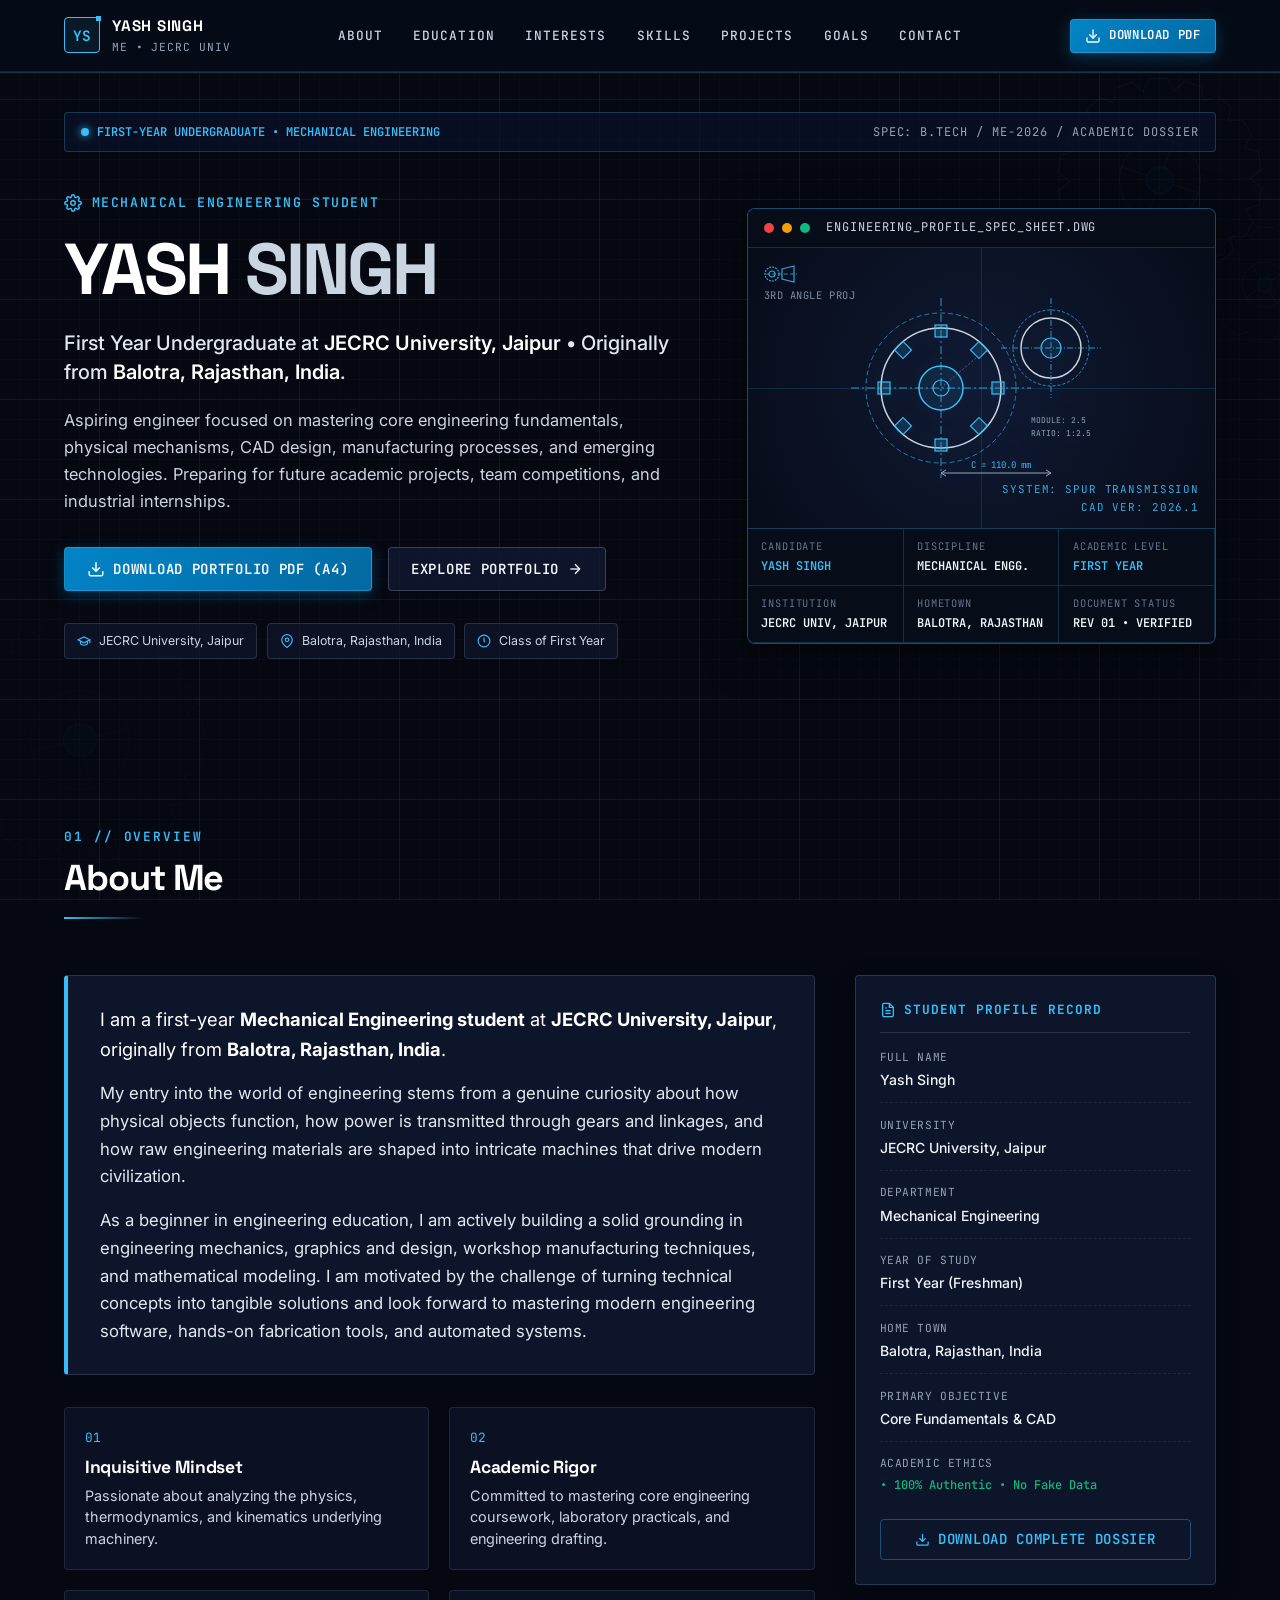
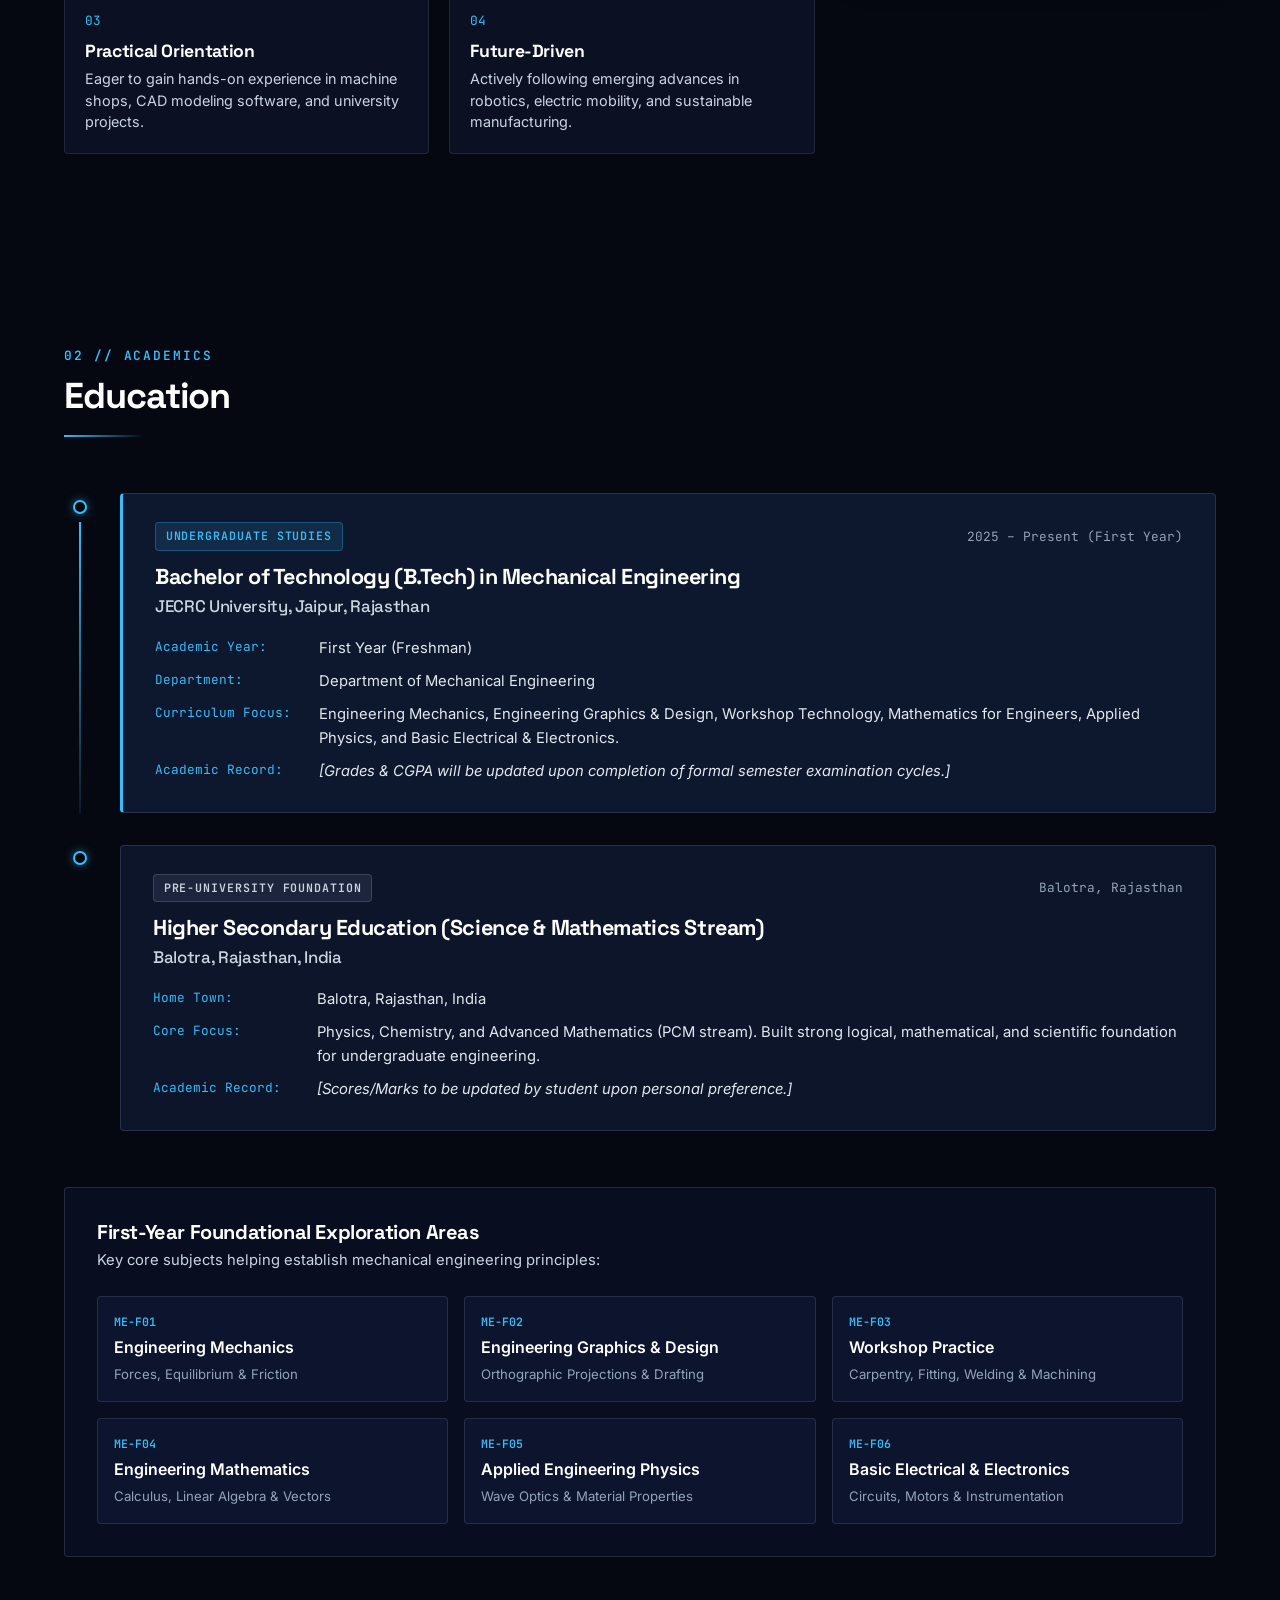
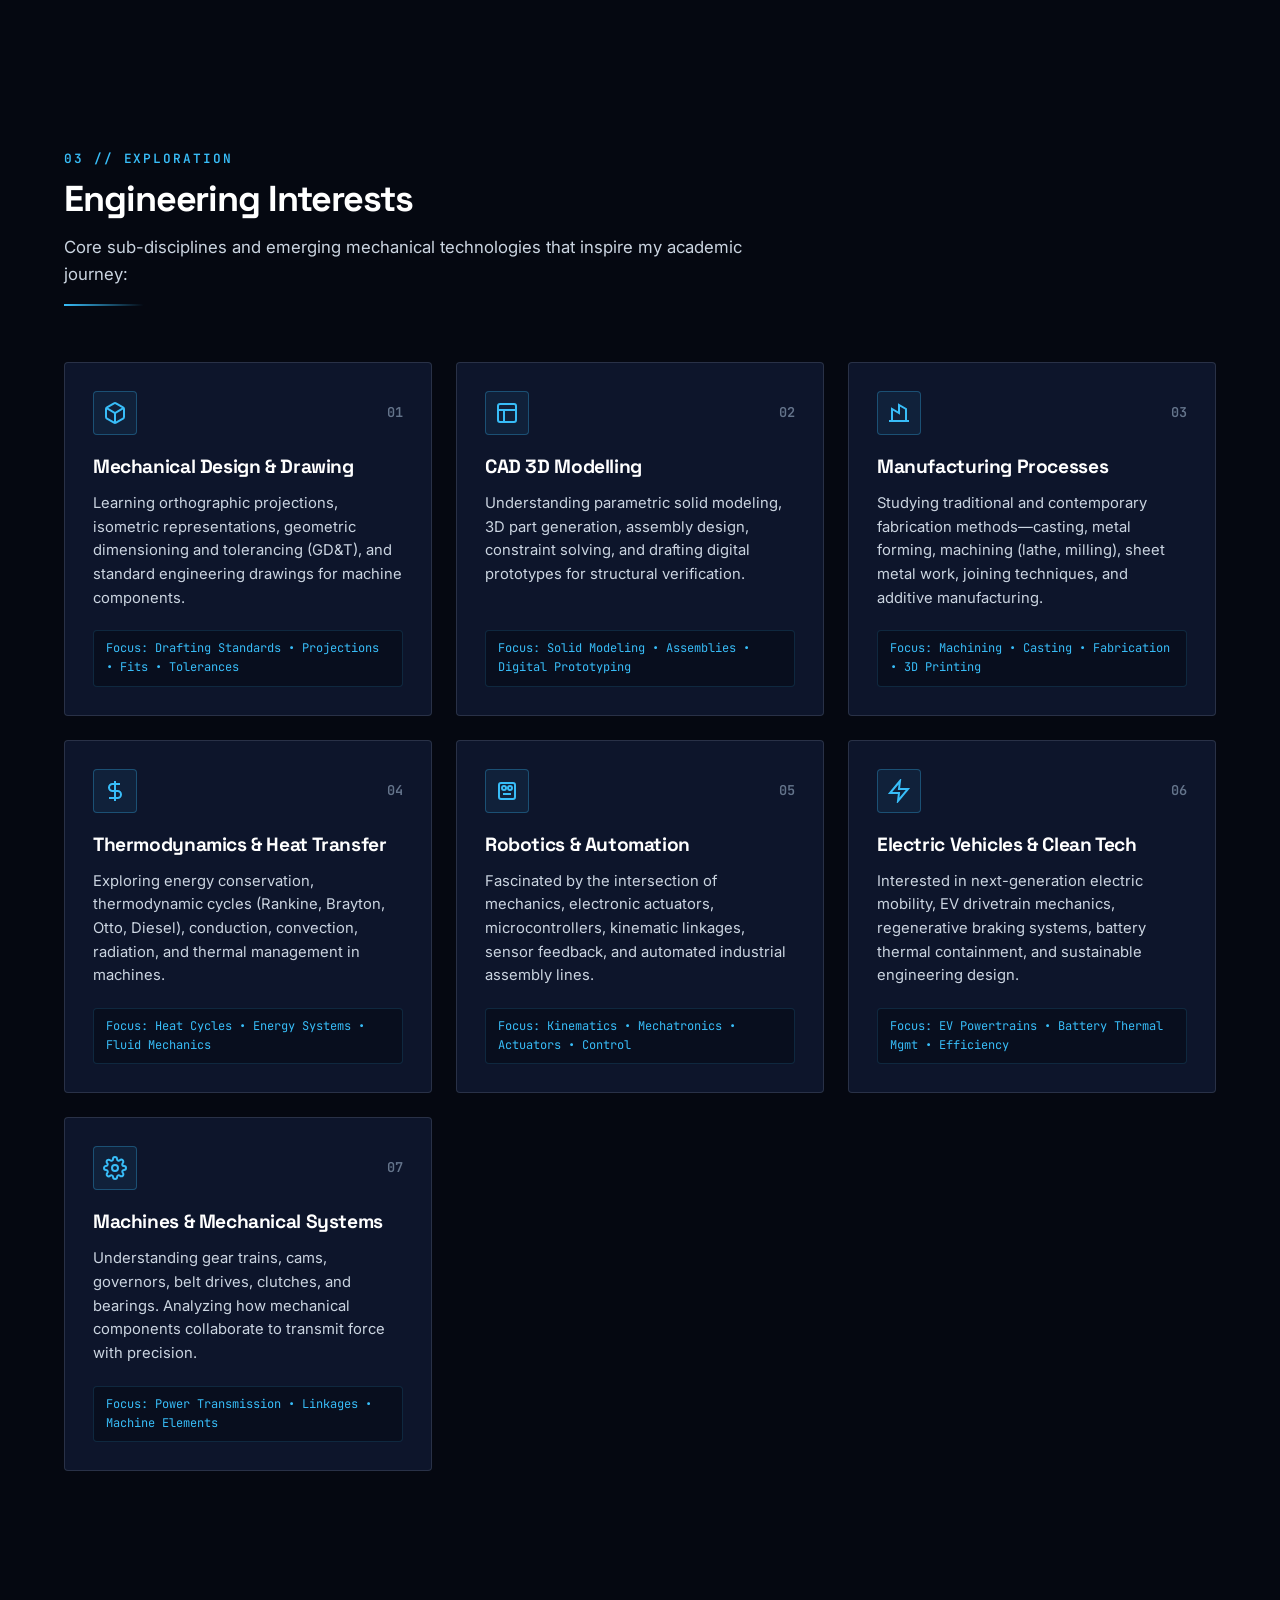
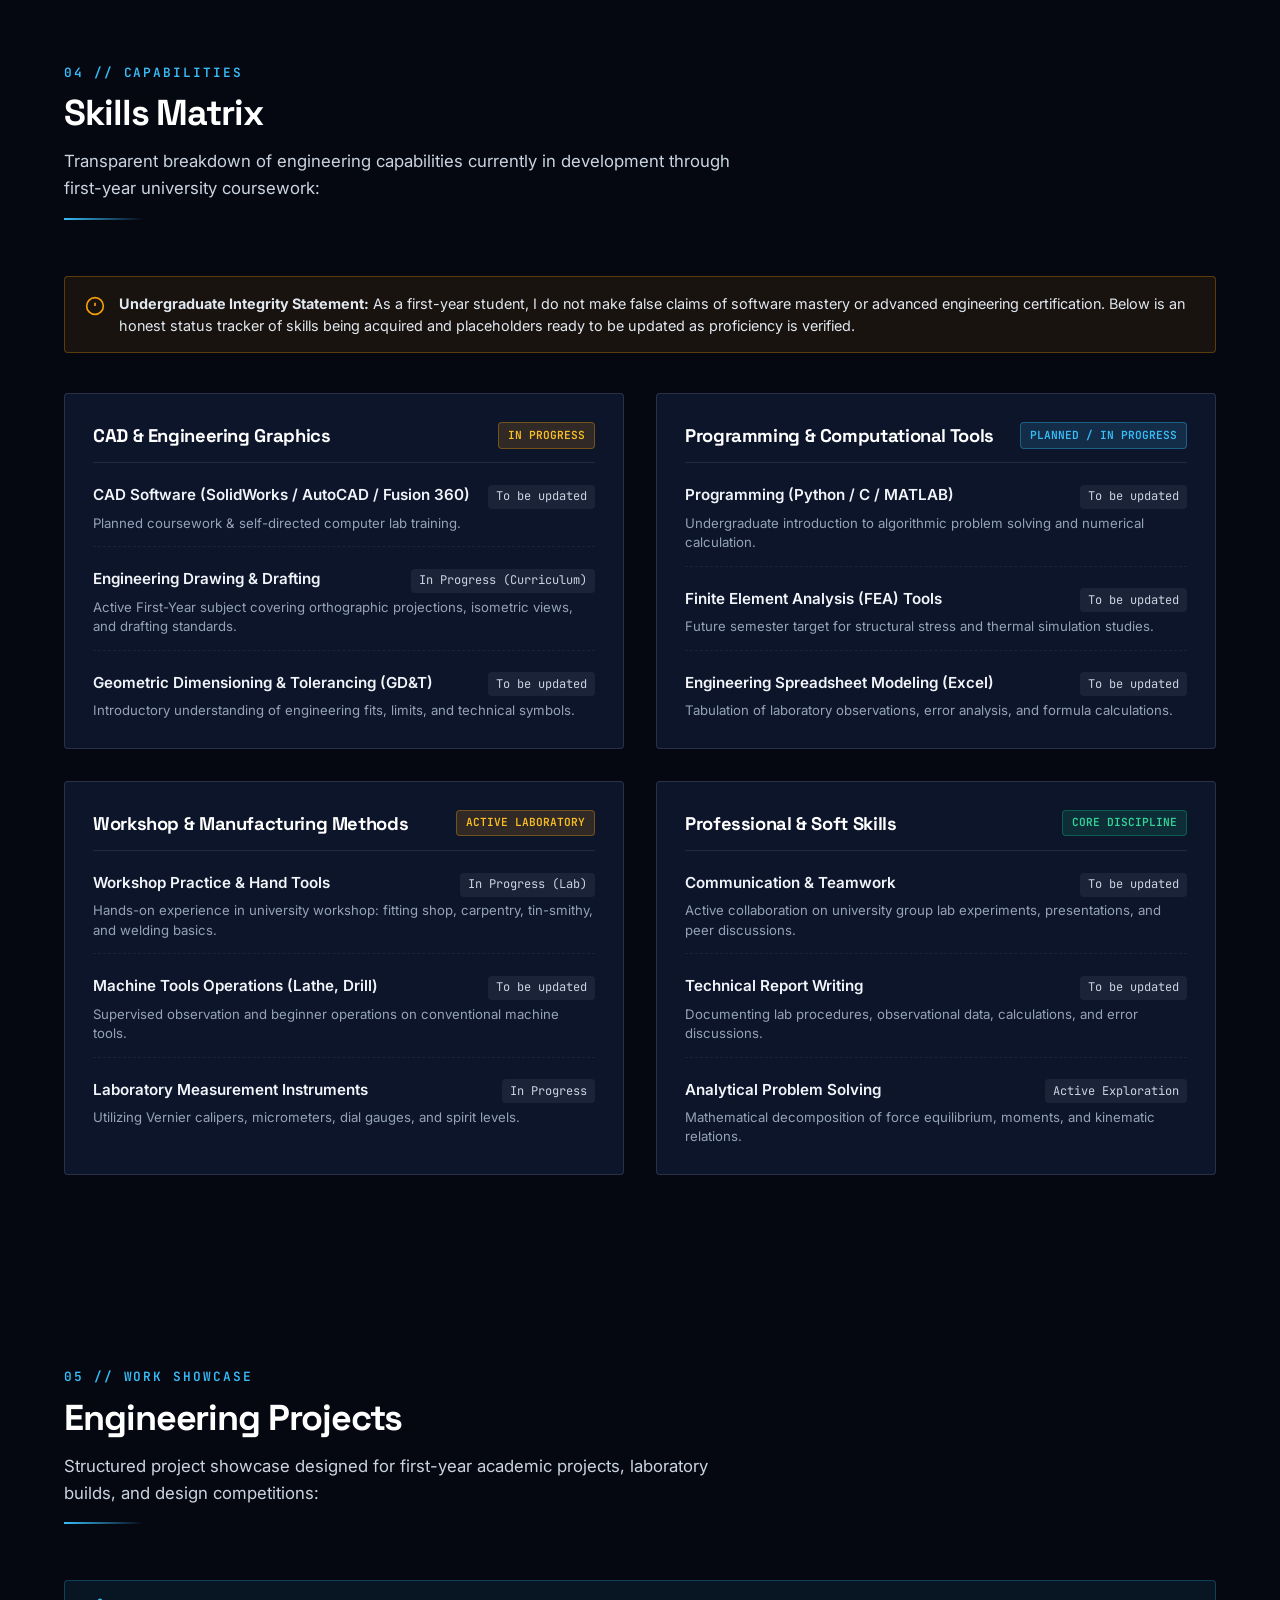
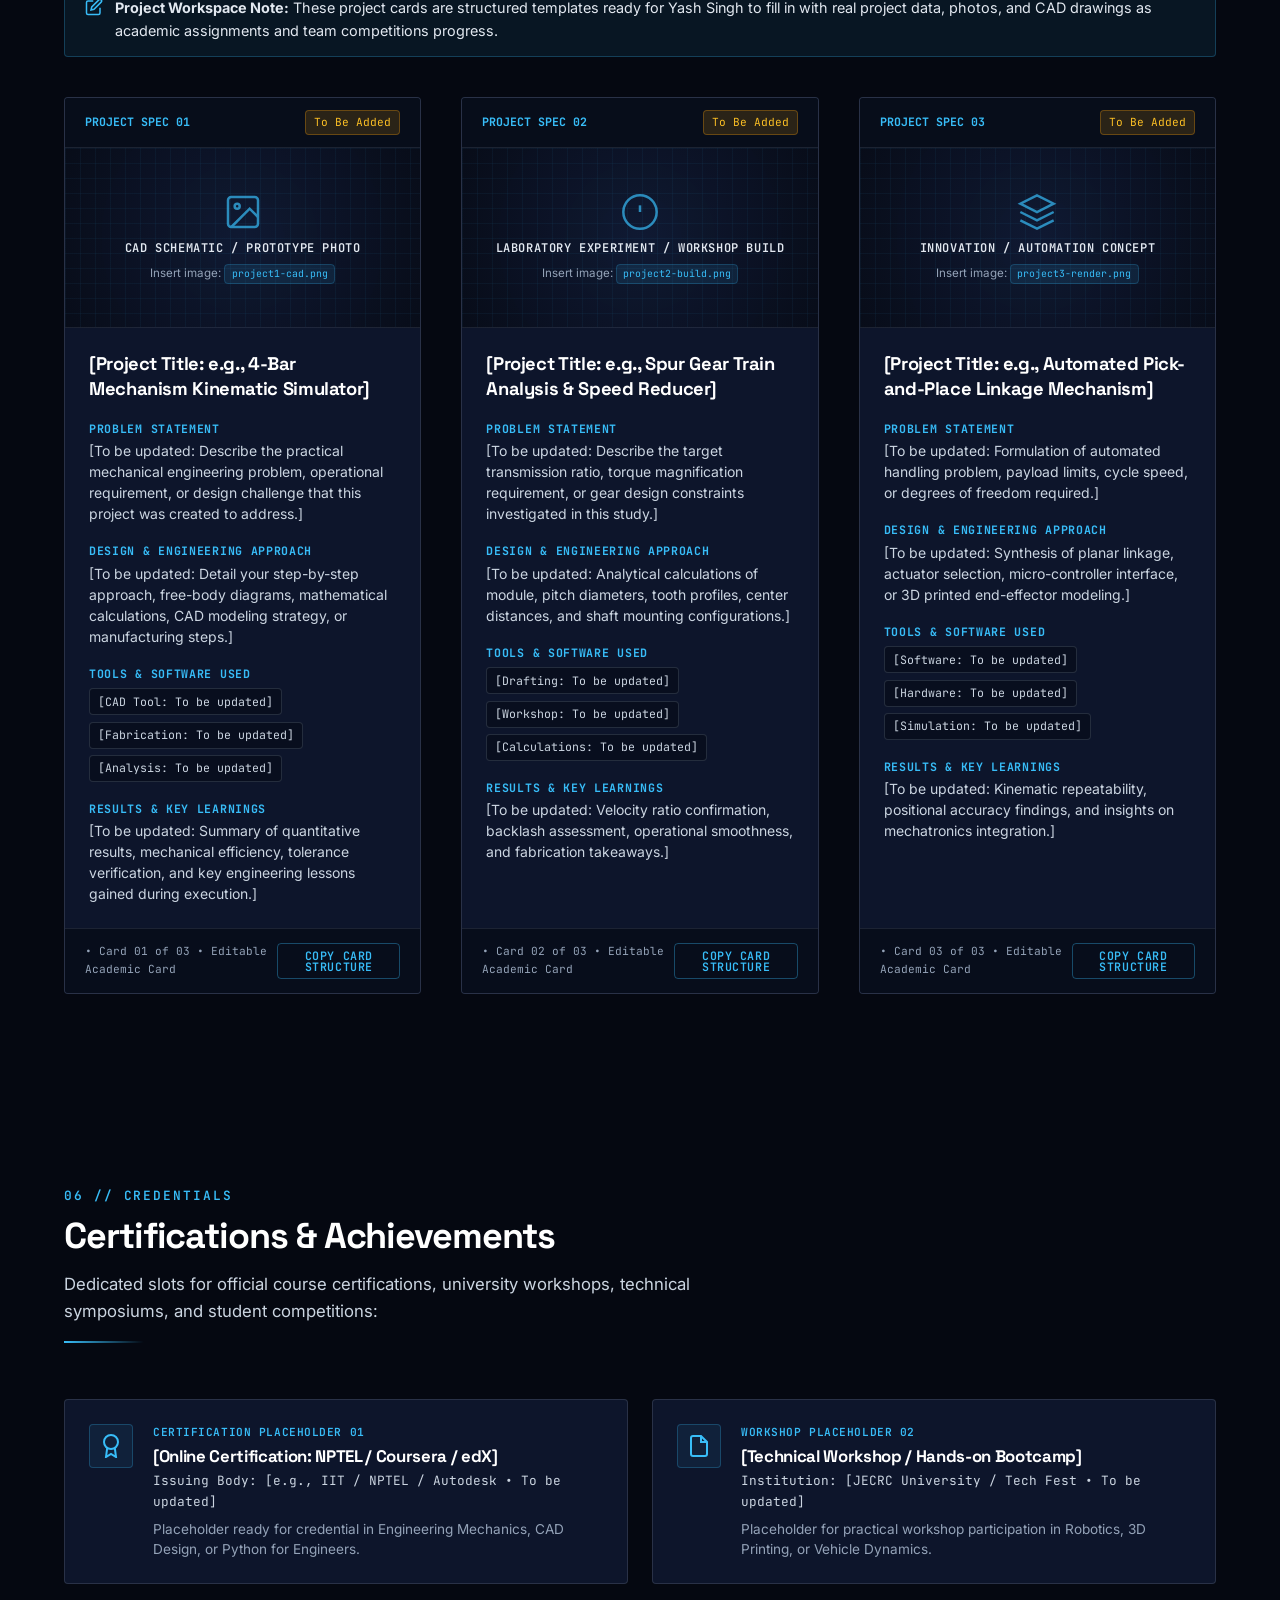
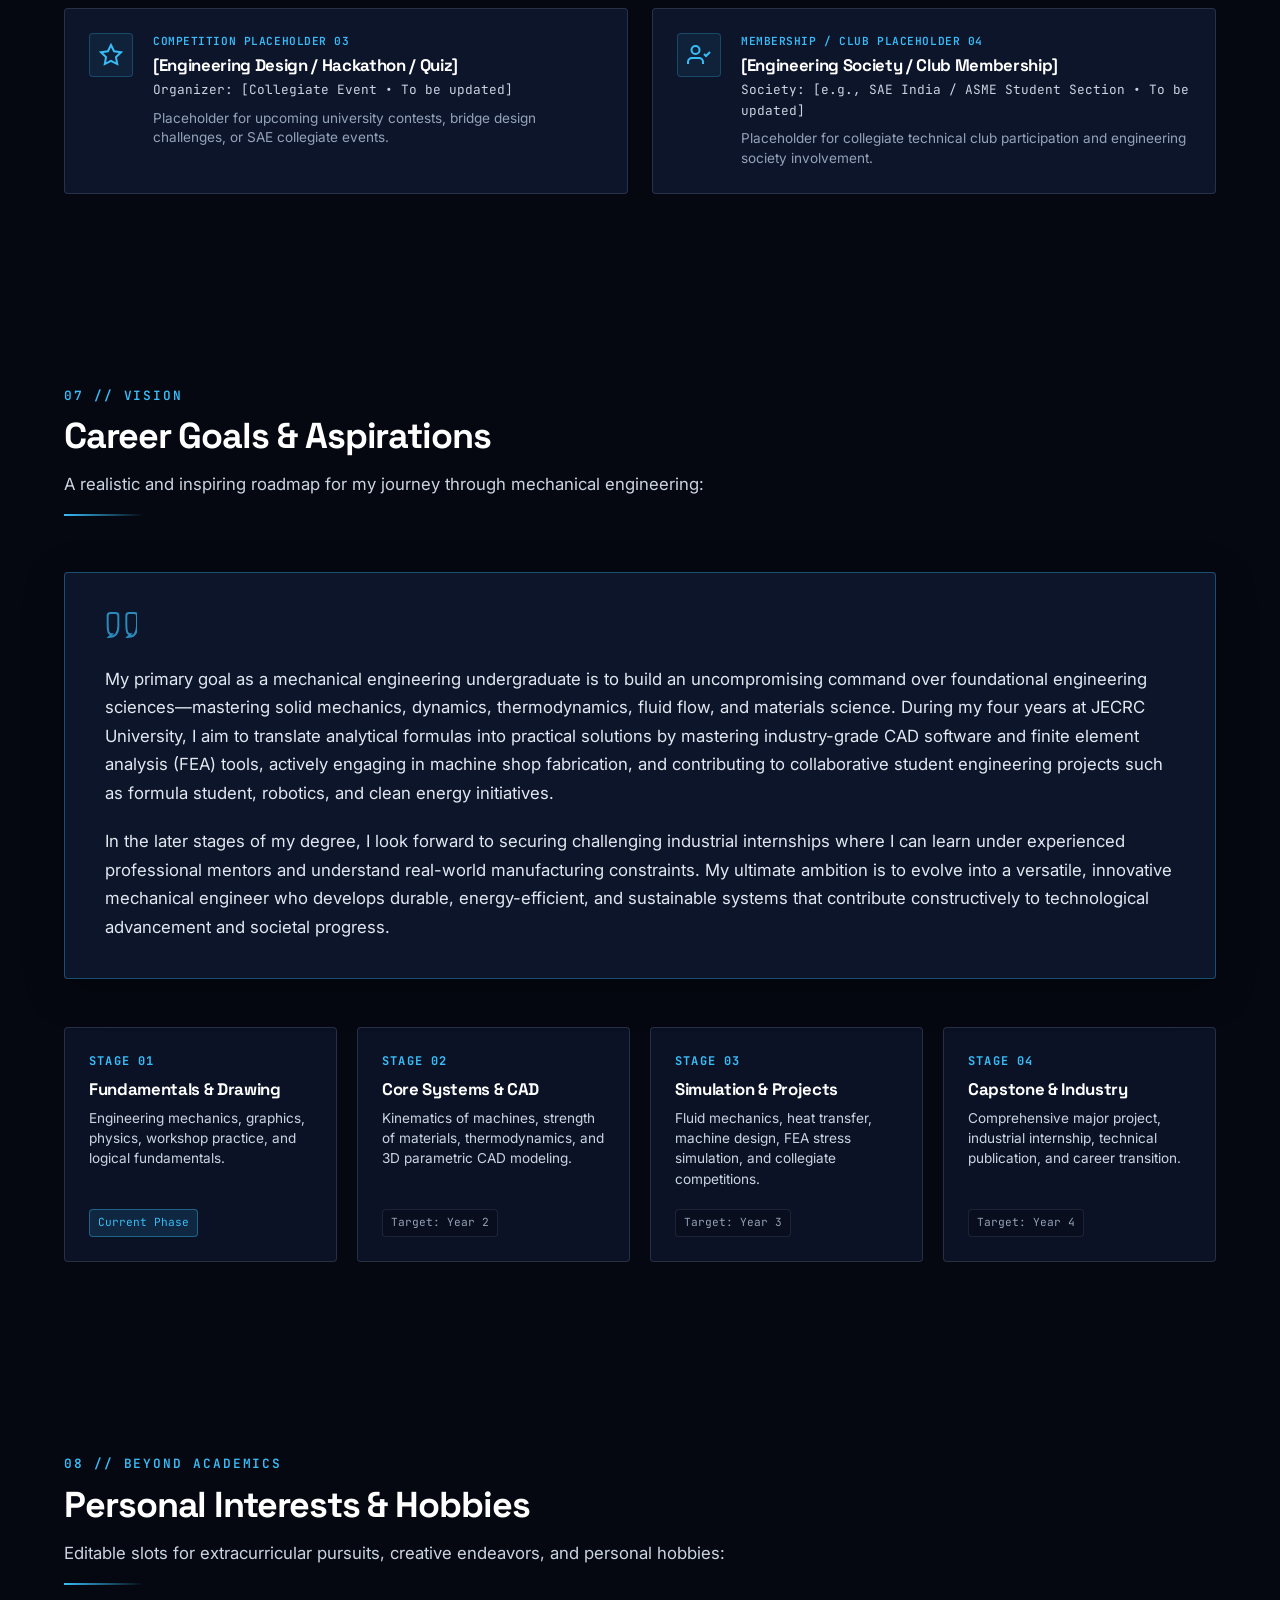
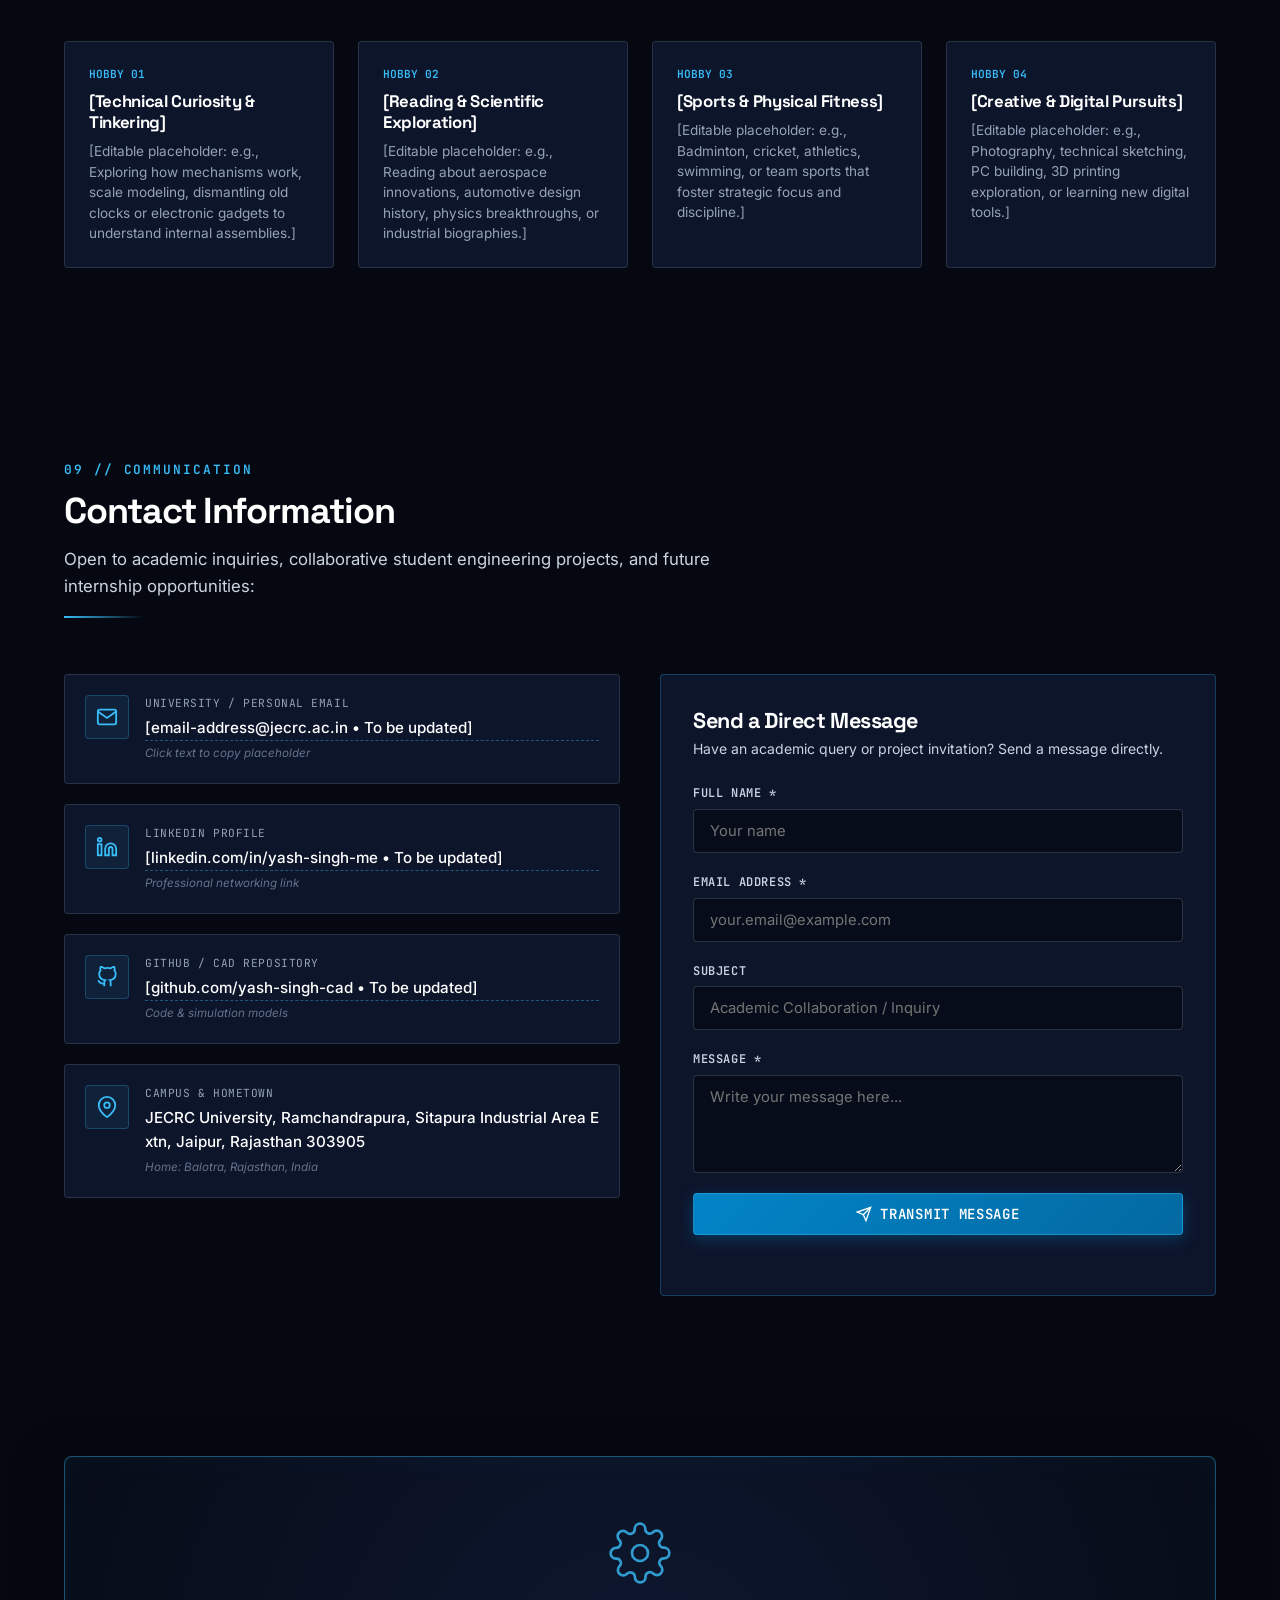
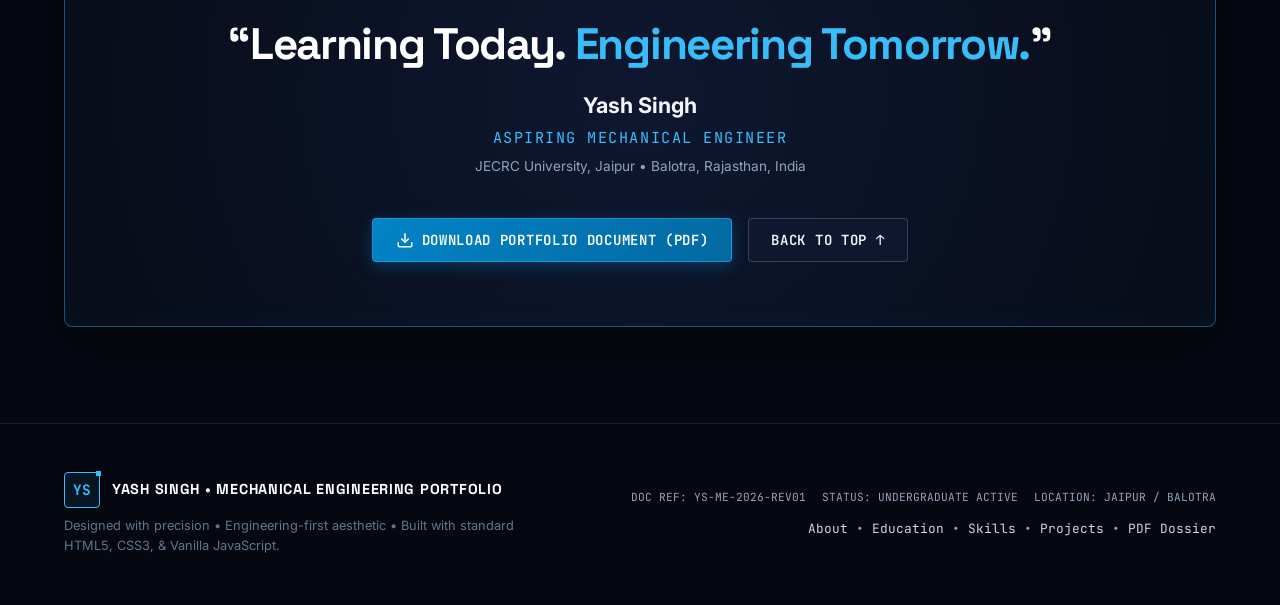
<file: index.html>
<!DOCTYPE html>
<html lang="en">
<head>
  <meta charset="UTF-8" />
  <meta name="viewport" content="width=device-width, initial-scale=1.0" />
  <meta http-equiv="X-UA-Compatible" content="ie=edge" />

  <!-- Primary Meta Tags -->
  <title>Yash Singh | First-Year Mechanical Engineering Portfolio</title>
  <meta name="title" content="Yash Singh | First-Year Mechanical Engineering Portfolio" />
  <meta name="description" content="Official academic and technical portfolio of Yash Singh, First-Year Mechanical Engineering Undergraduate at JECRC University, Jaipur. Originating from Balotra, Rajasthan." />
  <meta name="keywords" content="Yash Singh, Mechanical Engineering, JECRC University, Balotra, Engineering Portfolio, CAD, Robotics, Manufacturing, Engineering Student" />
  <meta name="author" content="Yash Singh" />

  <!-- Open Graph / Social Media -->
  <meta property="og:type" content="website" />
  <meta property="og:title" content="Yash Singh | First-Year Mechanical Engineering Portfolio" />
  <meta property="og:description" content="Academic portfolio documenting mechanical engineering foundations, CAD interests, and engineering projects at JECRC University, Jaipur." />

  <!-- Google Fonts & Icons -->
  <link rel="preconnect" href="https://fonts.googleapis.com" />
  <link rel="preconnect" href="https://fonts.gstatic.com" crossorigin />
  <link href="https://fonts.googleapis.com/css2?family=Inter:wght@300;400;500;600;700&family=JetBrains+Mono:wght@400;500;600;700&family=Space+Grotesk:wght@400;500;600;700&display=swap" rel="stylesheet" />

  <!-- Stylesheet -->
  <link rel="stylesheet" href="style.css" />
</head>
<body class="blueprint-bg">

  <!-- ==========================================
       BACKGROUND GRID & CANVAS
       ========================================== -->
  <div class="technical-grid-overlay" aria-hidden="true"></div>
  <canvas id="mechanical-canvas" aria-hidden="true"></canvas>

  <!-- ==========================================
       NAVIGATION BAR
       ========================================== -->
  <header class="site-header" id="header">
    <div class="nav-container">
      <a href="#hero" class="brand-logo" aria-label="Yash Singh Home">
        <span class="logo-box">YS</span>
        <div class="brand-text">
          <span class="brand-name">YASH SINGH</span>
          <span class="brand-sub">ME &bull; JECRC UNIV</span>
        </div>
      </a>

      <!-- Desktop Navigation Menu -->
      <nav class="desktop-nav" aria-label="Main Navigation">
        <ul class="nav-list">
          <li><a href="#about" class="nav-link">About</a></li>
          <li><a href="#education" class="nav-link">Education</a></li>
          <li><a href="#interests" class="nav-link">Interests</a></li>
          <li><a href="#skills" class="nav-link">Skills</a></li>
          <li><a href="#projects" class="nav-link">Projects</a></li>
          <li><a href="#goals" class="nav-link">Goals</a></li>
          <li><a href="#contact" class="nav-link">Contact</a></li>
        </ul>
      </nav>

      <!-- Nav CTA & Controls -->
      <div class="nav-actions">
        <!-- PDF Download Button -->
        <a href="Yash_Singh_Mechanical_Engineering_Portfolio.pdf" download="Yash_Singh_Mechanical_Engineering_Portfolio.pdf" class="btn btn-sm btn-primary download-pdf-btn" id="nav-download-btn" title="Download Official A4 Portfolio PDF">
          <svg class="icon-svg" width="16" height="16" viewBox="0 0 24 24" fill="none" stroke="currentColor" stroke-width="2" stroke-linecap="round" stroke-linejoin="round" aria-hidden="true">
            <path d="M21 15v4a2 2 0 0 1-2 2H5a2 2 0 0 1-2-2v-4"></path>
            <polyline points="7 10 12 15 17 10"></polyline>
            <line x1="12" y1="15" x2="12" y2="3"></line>
          </svg>
          <span>Download PDF</span>
        </a>

        <!-- Mobile Menu Toggle -->
        <button class="mobile-toggle" id="mobile-toggle" aria-label="Toggle Navigation Menu" aria-expanded="false">
          <span class="hamburger-bar"></span>
          <span class="hamburger-bar"></span>
          <span class="hamburger-bar"></span>
        </button>
      </div>
    </div>

    <!-- Mobile Drawer Navigation -->
    <div class="mobile-drawer" id="mobile-drawer" aria-hidden="true">
      <ul class="mobile-nav-list">
        <li><a href="#about" class="mobile-nav-link">01. About Me</a></li>
        <li><a href="#education" class="mobile-nav-link">02. Education</a></li>
        <li><a href="#interests" class="mobile-nav-link">03. Engineering Interests</a></li>
        <li><a href="#skills" class="mobile-nav-link">04. Skills Matrix</a></li>
        <li><a href="#projects" class="mobile-nav-link">05. Projects</a></li>
        <li><a href="#certifications" class="mobile-nav-link">06. Certifications</a></li>
        <li><a href="#goals" class="mobile-nav-link">07. Career Goals</a></li>
        <li><a href="#contact" class="mobile-nav-link">08. Contact</a></li>
      </ul>
      <div class="mobile-drawer-footer">
        <a href="Yash_Singh_Mechanical_Engineering_Portfolio.pdf" download="Yash_Singh_Mechanical_Engineering_Portfolio.pdf" class="btn btn-primary btn-block">
          <svg class="icon-svg" width="16" height="16" viewBox="0 0 24 24" fill="none" stroke="currentColor" stroke-width="2" aria-hidden="true">
            <path d="M21 15v4a2 2 0 0 1-2 2H5a2 2 0 0 1-2-2v-4"></path>
            <polyline points="7 10 12 15 17 10"></polyline>
            <line x1="12" y1="15" x2="12" y2="3"></line>
          </svg>
          <span>Download Portfolio PDF</span>
        </a>
      </div>
    </div>
  </header>

  <main id="main-content">

    <!-- ==========================================
         SECTION A: HERO / COVER SECTION
         ========================================== -->
    <section class="hero-section" id="hero">
      <div class="container hero-container">
        
        <!-- Engineering Spec Header Bar -->
        <div class="blueprint-tag-bar">
          <div class="status-indicator">
            <span class="pulse-dot"></span>
            <span class="status-label">FIRST-YEAR UNDERGRADUATE &bull; MECHANICAL ENGINEERING</span>
          </div>
          <div class="doc-code">SPEC: B.TECH / ME-2026 / ACADEMIC DOSSIER</div>
        </div>

        <div class="hero-grid">
          <!-- Left Column: Primary Pitch -->
          <div class="hero-content">
            <div class="hero-discipline">
              <span class="tech-icon">
                <svg width="18" height="18" viewBox="0 0 24 24" fill="none" stroke="currentColor" stroke-width="2" aria-hidden="true">
                  <circle cx="12" cy="12" r="3"></circle>
                  <path d="M19.4 15a1.65 1.65 0 0 0 .33 1.82l.06.06a2 2 0 0 1 0 2.83 2 2 0 0 1-2.83 0l-.06-.06a1.65 1.65 0 0 0-1.82-.33 1.65 1.65 0 0 0-1 1.51V21a2 2 0 0 1-2 2 2 2 0 0 1-2-2v-.09A1.65 1.65 0 0 0 9 19.4a1.65 1.65 0 0 0-1.82.33l-.06.06a2 2 0 0 1-2.83 0 2 2 0 0 1 0-2.83l.06-.06a1.65 1.65 0 0 0 .33-1.82 1.65 1.65 0 0 0-1.51-1H3a2 2 0 0 1-2-2 2 2 0 0 1 2-2h.09A1.65 1.65 0 0 0 4.6 9a1.65 1.65 0 0 0-.33-1.82l-.06-.06a2 2 0 0 1 0-2.83 2 2 0 0 1 2.83 0l.06.06a1.65 1.65 0 0 0 1.82.33H9a1.65 1.65 0 0 0 1-1.51V3a2 2 0 0 1 2-2 2 2 0 0 1 2 2v.09a1.65 1.65 0 0 0 1 1.51 1.65 1.65 0 0 0 1.82-.33l.06-.06a2 2 0 0 1 2.83 0 2 2 0 0 1 0 2.83l-.06.06a1.65 1.65 0 0 0-.33 1.82V9a1.65 1.65 0 0 0 1.51 1H21a2 2 0 0 1 2 2 2 2 0 0 1-2 2h-.09a1.65 1.65 0 0 0-1.51 1z"></path>
                </svg>
              </span>
              <span>MECHANICAL ENGINEERING STUDENT</span>
            </div>

            <h1 class="hero-title">
              YASH <span class="text-silver">SINGH</span>
            </h1>

            <p class="hero-subtitle">
              First Year Undergraduate at <span class="highlight-text">JECRC University, Jaipur</span> &bull; Originally from <span class="highlight-text">Balotra, Rajasthan, India</span>.
            </p>

            <p class="hero-description">
              Aspiring engineer focused on mastering core engineering fundamentals, physical mechanisms, CAD design, manufacturing processes, and emerging technologies. Preparing for future academic projects, team competitions, and industrial internships.
            </p>

            <!-- Hero Action Buttons -->
            <div class="hero-buttons">
              <a href="Yash_Singh_Mechanical_Engineering_Portfolio.pdf" download="Yash_Singh_Mechanical_Engineering_Portfolio.pdf" class="btn btn-primary" id="hero-pdf-download">
                <svg width="18" height="18" viewBox="0 0 24 24" fill="none" stroke="currentColor" stroke-width="2" aria-hidden="true">
                  <path d="M21 15v4a2 2 0 0 1-2 2H5a2 2 0 0 1-2-2v-4"></path>
                  <polyline points="7 10 12 15 17 10"></polyline>
                  <line x1="12" y1="15" x2="12" y2="3"></line>
                </svg>
                <span>Download Portfolio PDF (A4)</span>
              </a>

              <a href="#about" class="btn btn-secondary">
                <span>Explore Portfolio</span>
                <svg width="16" height="16" viewBox="0 0 24 24" fill="none" stroke="currentColor" stroke-width="2" aria-hidden="true">
                  <line x1="5" y1="12" x2="19" y2="12"></line>
                  <polyline points="12 5 19 12 12 19"></polyline>
                </svg>
              </a>
            </div>

            <!-- Metadata Badges -->
            <div class="hero-badges">
              <div class="meta-badge">
                <svg width="14" height="14" viewBox="0 0 24 24" fill="none" stroke="currentColor" stroke-width="2"><path d="M22 10v6M2 10l10-5 10 5-10 5z"></path><path d="M6 12v5c3 3 9 3 12 0v-5"></path></svg>
                <span>JECRC University, Jaipur</span>
              </div>
              <div class="meta-badge">
                <svg width="14" height="14" viewBox="0 0 24 24" fill="none" stroke="currentColor" stroke-width="2"><path d="M21 10c0 7-9 13-9 13s-9-6-9-13a9 9 0 0 1 18 0z"></path><circle cx="12" cy="10" r="3"></circle></svg>
                <span>Balotra, Rajasthan, India</span>
              </div>
              <div class="meta-badge">
                <svg width="14" height="14" viewBox="0 0 24 24" fill="none" stroke="currentColor" stroke-width="2"><circle cx="12" cy="12" r="10"></circle><polyline points="12 6 12 12 14 14"></polyline></svg>
                <span>Class of First Year</span>
              </div>
            </div>
          </div>

          <!-- Right Column: Engineering Blueprint Title Block & Schematic Visual -->
          <div class="hero-visual">
            <div class="blueprint-card">
              <div class="blueprint-card-header">
                <span class="blueprint-dot red"></span>
                <span class="blueprint-dot yellow"></span>
                <span class="blueprint-dot green"></span>
                <span class="blueprint-filename">ENGINEERING_PROFILE_SPEC_SHEET.DWG</span>
              </div>

              <!-- Interactive / Dynamic CAD SVG Viewport -->
              <div class="cad-viewport">
                <!-- Drafting crosshairs -->
                <div class="cad-crosshair-h"></div>
                <div class="cad-crosshair-v"></div>
                
                <!-- Third angle projection symbol & compass -->
                <div class="projection-mark" title="Third Angle Projection">
                  <svg width="34" height="20" viewBox="0 0 34 20" fill="none" stroke="#38BDF8" stroke-width="1.2">
                    <circle cx="8" cy="10" r="7" stroke-dasharray="2 1" />
                    <circle cx="8" cy="10" r="3" />
                    <polygon points="18,5 30,2 30,18 18,15" />
                    <line x1="2" y1="10" x2="33" y2="10" stroke-dasharray="4 2" stroke-width="0.8" />
                  </svg>
                  <span class="proj-text">3RD ANGLE PROJ</span>
                </div>

                <!-- Vector Mechanical Blueprint Drawing -->
                <svg class="cad-drawing" viewBox="0 0 320 220" fill="none" xmlns="http://www.w3.org/2000/svg">
                  <!-- Pitch Circle 1 -->
                  <circle cx="120" cy="110" r="75" stroke="#38BDF8" stroke-width="1" stroke-dasharray="5 3" opacity="0.6" />
                  <circle cx="120" cy="110" r="60" stroke="#CBD5E1" stroke-width="1.5" />
                  <circle cx="120" cy="110" r="22" stroke="#38BDF8" stroke-width="1.5" fill="rgba(56, 189, 248, 0.08)" />
                  <circle cx="120" cy="110" r="8" stroke="#38BDF8" stroke-width="1.2" />

                  <!-- Centerlines -->
                  <line x1="30" y1="110" x2="210" y2="110" stroke="#38BDF8" stroke-width="0.75" stroke-dasharray="8 3 2 3" />
                  <line x1="120" y1="20" x2="120" y2="200" stroke="#38BDF8" stroke-width="0.75" stroke-dasharray="8 3 2 3" />

                  <!-- Gear Teeth Primitives -->
                  <rect x="114" y="47" width="12" height="12" stroke="#38BDF8" stroke-width="1.2" fill="rgba(56, 189, 248, 0.2)" />
                  <rect x="114" y="161" width="12" height="12" stroke="#38BDF8" stroke-width="1.2" fill="rgba(56, 189, 248, 0.2)" />
                  <rect x="57" y="104" width="12" height="12" stroke="#38BDF8" stroke-width="1.2" fill="rgba(56, 189, 248, 0.2)" />
                  <rect x="171" y="104" width="12" height="12" stroke="#38BDF8" stroke-width="1.2" fill="rgba(56, 189, 248, 0.2)" />
                  
                  <!-- Diagonal Teeth -->
                  <rect x="76" y="66" width="12" height="12" transform="rotate(45 82 72)" stroke="#38BDF8" stroke-width="1.2" fill="rgba(56, 189, 248, 0.15)" />
                  <rect x="152" y="66" width="12" height="12" transform="rotate(45 158 72)" stroke="#38BDF8" stroke-width="1.2" fill="rgba(56, 189, 248, 0.15)" />
                  <rect x="76" y="142" width="12" height="12" transform="rotate(45 82 148)" stroke="#38BDF8" stroke-width="1.2" fill="rgba(56, 189, 248, 0.15)" />
                  <rect x="152" y="142" width="12" height="12" transform="rotate(45 158 148)" stroke="#38BDF8" stroke-width="1.2" fill="rgba(56, 189, 248, 0.15)" />

                  <!-- Pinion / Secondary Mesh Gear -->
                  <circle cx="230" cy="70" r="38" stroke="#38BDF8" stroke-width="1" stroke-dasharray="3 2" opacity="0.7" />
                  <circle cx="230" cy="70" r="30" stroke="#CBD5E1" stroke-width="1.5" />
                  <circle cx="230" cy="70" r="10" stroke="#38BDF8" stroke-width="1.2" fill="rgba(56, 189, 248, 0.1)" />
                  <line x1="180" y1="70" x2="280" y2="70" stroke="#38BDF8" stroke-width="0.75" stroke-dasharray="6 2 1 2" />
                  <line x1="230" y1="20" x2="230" y2="120" stroke="#38BDF8" stroke-width="0.75" stroke-dasharray="6 2 1 2" />

                  <!-- Dimension Lines -->
                  <line x1="120" y1="195" x2="230" y2="195" stroke="#94A3B8" stroke-width="1" />
                  <polyline points="125,192 120,195 125,198" stroke="#94A3B8" stroke-width="1" fill="none" />
                  <polyline points="225,192 230,195 225,198" stroke="#94A3B8" stroke-width="1" fill="none" />
                  <text x="150" y="190" fill="#38BDF8" font-family="'JetBrains Mono', monospace" font-size="9">C = 110.0 mm</text>
                  
                  <!-- Angular Callout -->
                  <path d="M 120 110 L 155 80" stroke="#64748B" stroke-width="0.8" stroke-dasharray="2 2" />
                  <text x="210" y="145" fill="#94A3B8" font-family="'JetBrains Mono', monospace" font-size="8">MODULE: 2.5</text>
                  <text x="210" y="158" fill="#94A3B8" font-family="'JetBrains Mono', monospace" font-size="8">RATIO: 1:2.5</text>
                </svg>

                <div class="cad-overlay-label">
                  <span>SYSTEM: SPUR TRANSMISSION</span>
                  <span>CAD VER: 2026.1</span>
                </div>
              </div>

              <!-- Technical Title Block (ISO 7200 Standard Style) -->
              <div class="iso-title-block">
                <div class="tb-item">
                  <span class="tb-title">CANDIDATE</span>
                  <span class="tb-data highlight">YASH SINGH</span>
                </div>
                <div class="tb-item">
                  <span class="tb-title">DISCIPLINE</span>
                  <span class="tb-data">MECHANICAL ENGG.</span>
                </div>
                <div class="tb-item">
                  <span class="tb-title">ACADEMIC LEVEL</span>
                  <span class="tb-data highlight">FIRST YEAR</span>
                </div>
                <div class="tb-item">
                  <span class="tb-title">INSTITUTION</span>
                  <span class="tb-data">JECRC UNIV, JAIPUR</span>
                </div>
                <div class="tb-item">
                  <span class="tb-title">HOMETOWN</span>
                  <span class="tb-data">BALOTRA, RAJASTHAN</span>
                </div>
                <div class="tb-item">
                  <span class="tb-title">DOCUMENT STATUS</span>
                  <span class="tb-data">REV 01 &bull; VERIFIED</span>
                </div>
              </div>

            </div>
          </div>
        </div>

      </div>
    </section>

    <!-- ==========================================
         SECTION B: ABOUT ME
         ========================================== -->
    <section class="section about-section" id="about">
      <div class="container">
        <div class="section-header">
          <span class="section-tag">01 // OVERVIEW</span>
          <h2 class="section-heading">About Me</h2>
          <div class="section-rule"></div>
        </div>

        <div class="about-grid">
          <div class="about-main-text">
            <div class="callout-card">
              <p class="lead-text">
                I am a first-year <strong>Mechanical Engineering student</strong> at <strong>JECRC University, Jaipur</strong>, originally from <strong>Balotra, Rajasthan, India</strong>.
              </p>
              <p>
                My entry into the world of engineering stems from a genuine curiosity about how physical objects function, how power is transmitted through gears and linkages, and how raw engineering materials are shaped into intricate machines that drive modern civilization.
              </p>
              <p>
                As a beginner in engineering education, I am actively building a solid grounding in engineering mechanics, graphics and design, workshop manufacturing techniques, and mathematical modeling. I am motivated by the challenge of turning technical concepts into tangible solutions and look forward to mastering modern engineering software, hands-on fabrication tools, and automated systems.
              </p>
            </div>

            <div class="student-pillars-grid">
              <div class="pillar-card">
                <div class="pillar-num">01</div>
                <h3 class="pillar-title">Inquisitive Mindset</h3>
                <p class="pillar-desc">Passionate about analyzing the physics, thermodynamics, and kinematics underlying machinery.</p>
              </div>

              <div class="pillar-card">
                <div class="pillar-num">02</div>
                <h3 class="pillar-title">Academic Rigor</h3>
                <p class="pillar-desc">Committed to mastering core engineering coursework, laboratory practicals, and engineering drafting.</p>
              </div>

              <div class="pillar-card">
                <div class="pillar-num">03</div>
                <h3 class="pillar-title">Practical Orientation</h3>
                <p class="pillar-desc">Eager to gain hands-on experience in machine shops, CAD modeling software, and university projects.</p>
              </div>

              <div class="pillar-card">
                <div class="pillar-num">04</div>
                <h3 class="pillar-title">Future-Driven</h3>
                <p class="pillar-desc">Actively following emerging advances in robotics, electric mobility, and sustainable manufacturing.</p>
              </div>
            </div>
          </div>

          <!-- Quick Fact Sheet / Engineering Identity -->
          <aside class="about-sidebar">
            <div class="sidebar-box">
              <div class="box-title">
                <svg width="16" height="16" viewBox="0 0 24 24" fill="none" stroke="currentColor" stroke-width="2"><path d="M14 2H6a2 2 0 0 0-2 2v16a2 2 0 0 0 2 2h12a2 2 0 0 0 2-2V8z"></path><polyline points="14 2 14 8 20 8"></polyline><line x1="16" y1="13" x2="8" y2="13"></line><line x1="16" y1="17" x2="8" y2="17"></line><polyline points="10 9 9 9 8 9"></polyline></svg>
                <span>STUDENT PROFILE RECORD</span>
              </div>
              <ul class="dossier-list">
                <li>
                  <span class="d-label">Full Name</span>
                  <span class="d-value">Yash Singh</span>
                </li>
                <li>
                  <span class="d-label">University</span>
                  <span class="d-value">JECRC University, Jaipur</span>
                </li>
                <li>
                  <span class="d-label">Department</span>
                  <span class="d-value">Mechanical Engineering</span>
                </li>
                <li>
                  <span class="d-label">Year of Study</span>
                  <span class="d-value highlight-cyan">First Year (Freshman)</span>
                </li>
                <li>
                  <span class="d-label">Home Town</span>
                  <span class="d-value">Balotra, Rajasthan, India</span>
                </li>
                <li>
                  <span class="d-label">Primary Objective</span>
                  <span class="d-value">Core Fundamentals &amp; CAD</span>
                </li>
                <li>
                  <span class="d-label">Academic Ethics</span>
                  <span class="d-value verified">&bull; 100% Authentic &bull; No Fake Data</span>
                </li>
              </ul>

              <div class="sidebar-action">
                <a href="Yash_Singh_Mechanical_Engineering_Portfolio.pdf" download="Yash_Singh_Mechanical_Engineering_Portfolio.pdf" class="btn btn-outline btn-block">
                  <svg width="15" height="15" viewBox="0 0 24 24" fill="none" stroke="currentColor" stroke-width="2"><path d="M21 15v4a2 2 0 0 1-2 2H5a2 2 0 0 1-2-2v-4"></path><polyline points="7 10 12 15 17 10"></polyline><line x1="12" y1="15" x2="12" y2="3"></line></svg>
                  <span>Download Complete Dossier</span>
                </a>
              </div>
            </div>
          </aside>
        </div>

      </div>
    </section>

    <!-- ==========================================
         SECTION C: EDUCATION
         ========================================== -->
    <section class="section education-section" id="education">
      <div class="container">
        <div class="section-header">
          <span class="section-tag">02 // ACADEMICS</span>
          <h2 class="section-heading">Education</h2>
          <div class="section-rule"></div>
        </div>

        <div class="edu-timeline">
          <!-- Timeline Entry 1: Current University -->
          <div class="timeline-item current">
            <div class="timeline-marker">
              <span class="marker-dot"></span>
              <span class="marker-line"></span>
            </div>
            <div class="timeline-content">
              <div class="timeline-badge-bar">
                <span class="badge badge-cyan">UNDERGRADUATE STUDIES</span>
                <span class="timeline-date">2025 &ndash; Present (First Year)</span>
              </div>
              <h3 class="edu-degree">Bachelor of Technology (B.Tech) in Mechanical Engineering</h3>
              <h4 class="edu-school">JECRC University, Jaipur, Rajasthan</h4>

              <div class="edu-specs">
                <div class="spec-row">
                  <span class="spec-name">Academic Year:</span>
                  <span class="spec-desc">First Year (Freshman)</span>
                </div>
                <div class="spec-row">
                  <span class="spec-name">Department:</span>
                  <span class="spec-desc">Department of Mechanical Engineering</span>
                </div>
                <div class="spec-row">
                  <span class="spec-name">Curriculum Focus:</span>
                  <span class="spec-desc">Engineering Mechanics, Engineering Graphics &amp; Design, Workshop Technology, Mathematics for Engineers, Applied Physics, and Basic Electrical &amp; Electronics.</span>
                </div>
                <div class="spec-row">
                  <span class="spec-name">Academic Record:</span>
                  <span class="spec-desc text-muted">[Grades &amp; CGPA will be updated upon completion of formal semester examination cycles.]</span>
                </div>
              </div>
            </div>
          </div>

          <!-- Timeline Entry 2: Pre-University Education -->
          <div class="timeline-item">
            <div class="timeline-marker">
              <span class="marker-dot"></span>
            </div>
            <div class="timeline-content">
              <div class="timeline-badge-bar">
                <span class="badge badge-silver">PRE-UNIVERSITY FOUNDATION</span>
                <span class="timeline-date">Balotra, Rajasthan</span>
              </div>
              <h3 class="edu-degree">Higher Secondary Education (Science &amp; Mathematics Stream)</h3>
              <h4 class="edu-school">Balotra, Rajasthan, India</h4>

              <div class="edu-specs">
                <div class="spec-row">
                  <span class="spec-name">Home Town:</span>
                  <span class="spec-desc">Balotra, Rajasthan, India</span>
                </div>
                <div class="spec-row">
                  <span class="spec-name">Core Focus:</span>
                  <span class="spec-desc">Physics, Chemistry, and Advanced Mathematics (PCM stream). Built strong logical, mathematical, and scientific foundation for undergraduate engineering.</span>
                </div>
                <div class="spec-row">
                  <span class="spec-name">Academic Record:</span>
                  <span class="spec-desc text-muted">[Scores/Marks to be updated by student upon personal preference.]</span>
                </div>
              </div>
            </div>
          </div>
        </div>

        <!-- First-Year Foundational Subjects Grid -->
        <div class="foundation-modules">
          <h3 class="subheading">First-Year Foundational Exploration Areas</h3>
          <p class="subheading-desc">Key core subjects helping establish mechanical engineering principles:</p>
          
          <div class="modules-grid">
            <div class="module-pill">
              <span class="m-code">ME-F01</span>
              <span class="m-title">Engineering Mechanics</span>
              <span class="m-sub">Forces, Equilibrium &amp; Friction</span>
            </div>
            <div class="module-pill">
              <span class="m-code">ME-F02</span>
              <span class="m-title">Engineering Graphics &amp; Design</span>
              <span class="m-sub">Orthographic Projections &amp; Drafting</span>
            </div>
            <div class="module-pill">
              <span class="m-code">ME-F03</span>
              <span class="m-title">Workshop Practice</span>
              <span class="m-sub">Carpentry, Fitting, Welding &amp; Machining</span>
            </div>
            <div class="module-pill">
              <span class="m-code">ME-F04</span>
              <span class="m-title">Engineering Mathematics</span>
              <span class="m-sub">Calculus, Linear Algebra &amp; Vectors</span>
            </div>
            <div class="module-pill">
              <span class="m-code">ME-F05</span>
              <span class="m-title">Applied Engineering Physics</span>
              <span class="m-sub">Wave Optics &amp; Material Properties</span>
            </div>
            <div class="module-pill">
              <span class="m-code">ME-F06</span>
              <span class="m-title">Basic Electrical &amp; Electronics</span>
              <span class="m-sub">Circuits, Motors &amp; Instrumentation</span>
            </div>
          </div>
        </div>

      </div>
    </section>

    <!-- ==========================================
         SECTION D: ENGINEERING INTERESTS
         ========================================== -->
    <section class="section interests-section" id="interests">
      <div class="container">
        <div class="section-header">
          <span class="section-tag">03 // EXPLORATION</span>
          <h2 class="section-heading">Engineering Interests</h2>
          <p class="section-subtext">Core sub-disciplines and emerging mechanical technologies that inspire my academic journey:</p>
          <div class="section-rule"></div>
        </div>

        <div class="interests-grid">
          
          <!-- Interest 1 -->
          <div class="interest-card">
            <div class="interest-header">
              <div class="interest-icon">
                <svg width="24" height="24" viewBox="0 0 24 24" fill="none" stroke="currentColor" stroke-width="2">
                  <path d="M21 16V8a2 2 0 0 0-1-1.73l-7-4a2 2 0 0 0-2 0l-7 4A2 2 0 0 0 3 8v8a2 2 0 0 0 1 1.73l7 4a2 2 0 0 0 2 0l7-4A2 2 0 0 0 21 16z"></path>
                  <polyline points="3.27 6.96 12 12.01 20.73 6.96"></polyline>
                  <line x1="12" y1="22.08" x2="12" y2="12"></line>
                </svg>
              </div>
              <span class="interest-index">01</span>
            </div>
            <h3 class="interest-title">Mechanical Design &amp; Drawing</h3>
            <p class="interest-desc">
              Learning orthographic projections, isometric representations, geometric dimensioning and tolerancing (GD&amp;T), and standard engineering drawings for machine components.
            </p>
            <div class="interest-focus">
              <span>Focus: Drafting Standards &bull; Projections &bull; Fits &bull; Tolerances</span>
            </div>
          </div>

          <!-- Interest 2 -->
          <div class="interest-card">
            <div class="interest-header">
              <div class="interest-icon">
                <svg width="24" height="24" viewBox="0 0 24 24" fill="none" stroke="currentColor" stroke-width="2">
                  <rect x="3" y="3" width="18" height="18" rx="2" ry="2"></rect>
                  <line x1="3" y1="9" x2="21" y2="9"></line>
                  <line x1="9" y1="21" x2="9" y2="9"></line>
                </svg>
              </div>
              <span class="interest-index">02</span>
            </div>
            <h3 class="interest-title">CAD 3D Modelling</h3>
            <p class="interest-desc">
              Understanding parametric solid modeling, 3D part generation, assembly design, constraint solving, and drafting digital prototypes for structural verification.
            </p>
            <div class="interest-focus">
              <span>Focus: Solid Modeling &bull; Assemblies &bull; Digital Prototyping</span>
            </div>
          </div>

          <!-- Interest 3 -->
          <div class="interest-card">
            <div class="interest-header">
              <div class="interest-icon">
                <svg width="24" height="24" viewBox="0 0 24 24" fill="none" stroke="currentColor" stroke-width="2">
                  <path d="M2 20h20M5 20V8l7 4V4l7 4v12"></path>
                </svg>
              </div>
              <span class="interest-index">03</span>
            </div>
            <h3 class="interest-title">Manufacturing Processes</h3>
            <p class="interest-desc">
              Studying traditional and contemporary fabrication methods—casting, metal forming, machining (lathe, milling), sheet metal work, joining techniques, and additive manufacturing.
            </p>
            <div class="interest-focus">
              <span>Focus: Machining &bull; Casting &bull; Fabrication &bull; 3D Printing</span>
            </div>
          </div>

          <!-- Interest 4 -->
          <div class="interest-card">
            <div class="interest-header">
              <div class="interest-icon">
                <svg width="24" height="24" viewBox="0 0 24 24" fill="none" stroke="currentColor" stroke-width="2">
                  <path d="M12 2v20M17 5H9.5a3.5 3.5 0 0 0 0 7h5a3.5 3.5 0 0 1 0 7H6"></path>
                </svg>
              </div>
              <span class="interest-index">04</span>
            </div>
            <h3 class="interest-title">Thermodynamics &amp; Heat Transfer</h3>
            <p class="interest-desc">
              Exploring energy conservation, thermodynamic cycles (Rankine, Brayton, Otto, Diesel), conduction, convection, radiation, and thermal management in machines.
            </p>
            <div class="interest-focus">
              <span>Focus: Heat Cycles &bull; Energy Systems &bull; Fluid Mechanics</span>
            </div>
          </div>

          <!-- Interest 5 -->
          <div class="interest-card">
            <div class="interest-header">
              <div class="interest-icon">
                <svg width="24" height="24" viewBox="0 0 24 24" fill="none" stroke="currentColor" stroke-width="2">
                  <rect x="4" y="4" width="16" height="16" rx="2"></rect>
                  <circle cx="9" cy="9" r="2"></circle>
                  <circle cx="15" cy="9" r="2"></circle>
                  <line x1="8" y1="15" x2="16" y2="15"></line>
                </svg>
              </div>
              <span class="interest-index">05</span>
            </div>
            <h3 class="interest-title">Robotics &amp; Automation</h3>
            <p class="interest-desc">
              Fascinated by the intersection of mechanics, electronic actuators, microcontrollers, kinematic linkages, sensor feedback, and automated industrial assembly lines.
            </p>
            <div class="interest-focus">
              <span>Focus: Kinematics &bull; Mechatronics &bull; Actuators &bull; Control</span>
            </div>
          </div>

          <!-- Interest 6 -->
          <div class="interest-card">
            <div class="interest-header">
              <div class="interest-icon">
                <svg width="24" height="24" viewBox="0 0 24 24" fill="none" stroke="currentColor" stroke-width="2">
                  <polygon points="13 2 3 14 12 14 11 22 21 10 12 10 13 2"></polygon>
                </svg>
              </div>
              <span class="interest-index">06</span>
            </div>
            <h3 class="interest-title">Electric Vehicles &amp; Clean Tech</h3>
            <p class="interest-desc">
              Interested in next-generation electric mobility, EV drivetrain mechanics, regenerative braking systems, battery thermal containment, and sustainable engineering design.
            </p>
            <div class="interest-focus">
              <span>Focus: EV Powertrains &bull; Battery Thermal Mgmt &bull; Efficiency</span>
            </div>
          </div>

          <!-- Interest 7 -->
          <div class="interest-card">
            <div class="interest-header">
              <div class="interest-icon">
                <svg width="24" height="24" viewBox="0 0 24 24" fill="none" stroke="currentColor" stroke-width="2">
                  <circle cx="12" cy="12" r="3"></circle>
                  <path d="M19.4 15a1.65 1.65 0 0 0 .33 1.82l.06.06a2 2 0 0 1 0 2.83 2 2 0 0 1-2.83 0l-.06-.06a1.65 1.65 0 0 0-1.82-.33 1.65 1.65 0 0 0-1 1.51V21a2 2 0 0 1-2 2 2 2 0 0 1-2-2v-.09A1.65 1.65 0 0 0 9 19.4a1.65 1.65 0 0 0-1.82.33l-.06.06a2 2 0 0 1-2.83 0 2 2 0 0 1 0-2.83l.06-.06a1.65 1.65 0 0 0 .33-1.82 1.65 1.65 0 0 0-1.51-1H3a2 2 0 0 1-2-2 2 2 0 0 1 2-2h.09A1.65 1.65 0 0 0 4.6 9a1.65 1.65 0 0 0-.33-1.82l-.06-.06a2 2 0 0 1 0-2.83 2 2 0 0 1 2.83 0l.06.06a1.65 1.65 0 0 0 1.82.33H9a1.65 1.65 0 0 0 1-1.51V3a2 2 0 0 1 2-2 2 2 0 0 1 2 2v.09a1.65 1.65 0 0 0 1 1.51 1.65 1.65 0 0 0 1.82-.33l.06-.06a2 2 0 0 1 2.83 0 2 2 0 0 1 0 2.83l-.06.06a1.65 1.65 0 0 0-.33 1.82V9a1.65 1.65 0 0 0 1.51 1H21a2 2 0 0 1 2 2 2 2 0 0 1-2 2h-.09a1.65 1.65 0 0 0-1.51 1z"></path>
                </svg>
              </div>
              <span class="interest-index">07</span>
            </div>
            <h3 class="interest-title">Machines &amp; Mechanical Systems</h3>
            <p class="interest-desc">
              Understanding gear trains, cams, governors, belt drives, clutches, and bearings. Analyzing how mechanical components collaborate to transmit force with precision.
            </p>
            <div class="interest-focus">
              <span>Focus: Power Transmission &bull; Linkages &bull; Machine Elements</span>
            </div>
          </div>

        </div>
      </div>
    </section>

    <!-- ==========================================
         SECTION E: SKILLS MATRIX
         ========================================== -->
    <section class="section skills-section" id="skills">
      <div class="container">
        <div class="section-header">
          <span class="section-tag">04 // CAPABILITIES</span>
          <h2 class="section-heading">Skills Matrix</h2>
          <p class="section-subtext">Transparent breakdown of engineering capabilities currently in development through first-year university coursework:</p>
          <div class="section-rule"></div>
        </div>

        <!-- Academic Integrity Notice -->
        <div class="integrity-banner">
          <svg width="20" height="20" viewBox="0 0 24 24" fill="none" stroke="currentColor" stroke-width="2">
            <circle cx="12" cy="12" r="10"></circle>
            <line x1="12" y1="8" x2="12" y2="12"></line>
            <line x1="12" y1="16" x2="12.01" y2="16"></line>
          </svg>
          <p>
            <strong>Undergraduate Integrity Statement:</strong> As a first-year student, I do not make false claims of software mastery or advanced engineering certification. Below is an honest status tracker of skills being acquired and placeholders ready to be updated as proficiency is verified.
          </p>
        </div>

        <div class="skills-grid">
          
          <!-- Category 1: Design & Drafting -->
          <div class="skill-category-card">
            <div class="category-header">
              <h3 class="category-title">CAD &amp; Engineering Graphics</h3>
              <span class="status-chip chip-yellow">In Progress</span>
            </div>
            <div class="skill-rows">
              <div class="skill-row">
                <div class="skill-meta">
                  <span class="s-name">CAD Software (SolidWorks / AutoCAD / Fusion 360)</span>
                  <span class="s-status">To be updated</span>
                </div>
                <div class="skill-status-desc">Planned coursework &amp; self-directed computer lab training.</div>
              </div>

              <div class="skill-row">
                <div class="skill-meta">
                  <span class="s-name">Engineering Drawing &amp; Drafting</span>
                  <span class="s-status">In Progress (Curriculum)</span>
                </div>
                <div class="skill-status-desc">Active First-Year subject covering orthographic projections, isometric views, and drafting standards.</div>
              </div>

              <div class="skill-row">
                <div class="skill-meta">
                  <span class="s-name">Geometric Dimensioning &amp; Tolerancing (GD&amp;T)</span>
                  <span class="s-status">To be updated</span>
                </div>
                <div class="skill-status-desc">Introductory understanding of engineering fits, limits, and technical symbols.</div>
              </div>
            </div>
          </div>

          <!-- Category 2: Computing & Analysis -->
          <div class="skill-category-card">
            <div class="category-header">
              <h3 class="category-title">Programming &amp; Computational Tools</h3>
              <span class="status-chip chip-cyan">Planned / In Progress</span>
            </div>
            <div class="skill-rows">
              <div class="skill-row">
                <div class="skill-meta">
                  <span class="s-name">Programming (Python / C / MATLAB)</span>
                  <span class="s-status">To be updated</span>
                </div>
                <div class="skill-status-desc">Undergraduate introduction to algorithmic problem solving and numerical calculation.</div>
              </div>

              <div class="skill-row">
                <div class="skill-meta">
                  <span class="s-name">Finite Element Analysis (FEA) Tools</span>
                  <span class="s-status">To be updated</span>
                </div>
                <div class="skill-status-desc">Future semester target for structural stress and thermal simulation studies.</div>
              </div>

              <div class="skill-row">
                <div class="skill-meta">
                  <span class="s-name">Engineering Spreadsheet Modeling (Excel)</span>
                  <span class="s-status">To be updated</span>
                </div>
                <div class="skill-status-desc">Tabulation of laboratory observations, error analysis, and formula calculations.</div>
              </div>
            </div>
          </div>

          <!-- Category 3: Practical & Workshop -->
          <div class="skill-category-card">
            <div class="category-header">
              <h3 class="category-title">Workshop &amp; Manufacturing Methods</h3>
              <span class="status-chip chip-yellow">Active Laboratory</span>
            </div>
            <div class="skill-rows">
              <div class="skill-row">
                <div class="skill-meta">
                  <span class="s-name">Workshop Practice &amp; Hand Tools</span>
                  <span class="s-status">In Progress (Lab)</span>
                </div>
                <div class="skill-status-desc">Hands-on experience in university workshop: fitting shop, carpentry, tin-smithy, and welding basics.</div>
              </div>

              <div class="skill-row">
                <div class="skill-meta">
                  <span class="s-name">Machine Tools Operations (Lathe, Drill)</span>
                  <span class="s-status">To be updated</span>
                </div>
                <div class="skill-status-desc">Supervised observation and beginner operations on conventional machine tools.</div>
              </div>

              <div class="skill-row">
                <div class="skill-meta">
                  <span class="s-name">Laboratory Measurement Instruments</span>
                  <span class="s-status">In Progress</span>
                </div>
                <div class="skill-status-desc">Utilizing Vernier calipers, micrometers, dial gauges, and spirit levels.</div>
              </div>
            </div>
          </div>

          <!-- Category 4: Professional & Teamwork -->
          <div class="skill-category-card">
            <div class="category-header">
              <h3 class="category-title">Professional &amp; Soft Skills</h3>
              <span class="status-chip chip-green">Core Discipline</span>
            </div>
            <div class="skill-rows">
              <div class="skill-row">
                <div class="skill-meta">
                  <span class="s-name">Communication &amp; Teamwork</span>
                  <span class="s-status">To be updated</span>
                </div>
                <div class="skill-status-desc">Active collaboration on university group lab experiments, presentations, and peer discussions.</div>
              </div>

              <div class="skill-row">
                <div class="skill-meta">
                  <span class="s-name">Technical Report Writing</span>
                  <span class="s-status">To be updated</span>
                </div>
                <div class="skill-status-desc">Documenting lab procedures, observational data, calculations, and error discussions.</div>
              </div>

              <div class="skill-row">
                <div class="skill-meta">
                  <span class="s-name">Analytical Problem Solving</span>
                  <span class="s-status">Active Exploration</span>
                </div>
                <div class="skill-status-desc">Mathematical decomposition of force equilibrium, moments, and kinematic relations.</div>
              </div>
            </div>
          </div>

        </div>

      </div>
    </section>

    <!-- ==========================================
         SECTION F: PROJECTS SHOWCASE
         ========================================== -->
    <section class="section projects-section" id="projects">
      <div class="container">
        <div class="section-header">
          <span class="section-tag">05 // WORK SHOWCASE</span>
          <h2 class="section-heading">Engineering Projects</h2>
          <p class="section-subtext">Structured project showcase designed for first-year academic projects, laboratory builds, and design competitions:</p>
          <div class="section-rule"></div>
        </div>

        <div class="projects-meta-tip">
          <svg width="18" height="18" viewBox="0 0 24 24" fill="none" stroke="currentColor" stroke-width="2">
            <path d="M11 4H4a2 2 0 0 0-2 2v14a2 2 0 0 0 2 2h14a2 2 0 0 0 2-2v-7"></path>
            <path d="M18.5 2.5a2.121 2.121 0 0 1 3 3L12 15l-4 1 1-4 9.5-9.5z"></path>
          </svg>
          <span><strong>Project Workspace Note:</strong> These project cards are structured templates ready for Yash Singh to fill in with real project data, photos, and CAD drawings as academic assignments and team competitions progress.</span>
        </div>

        <div class="projects-grid">
          
          <!-- Project Card 1 -->
          <article class="project-card" id="project-card-1">
            <div class="project-card-header">
              <div class="card-ref-badge">PROJECT SPEC 01</div>
              <span class="project-status-tag">To Be Added</span>
            </div>

            <!-- Image / Schematic Placeholder -->
            <div class="project-img-placeholder">
              <div class="blueprint-lines"></div>
              <div class="placeholder-content">
                <svg width="40" height="40" viewBox="0 0 24 24" fill="none" stroke="currentColor" stroke-width="1.5">
                  <rect x="3" y="3" width="18" height="18" rx="2" ry="2"></rect>
                  <circle cx="8.5" cy="8.5" r="1.5"></circle>
                  <polyline points="21 15 16 10 5 21"></polyline>
                </svg>
                <span class="placeholder-title">CAD SCHEMATIC / PROTOTYPE PHOTO</span>
                <span class="placeholder-caption">Insert image: <code>project1-cad.png</code></span>
              </div>
            </div>

            <div class="project-card-body">
              <h3 class="project-title">[Project Title: e.g., 4-Bar Mechanism Kinematic Simulator]</h3>

              <div class="project-field">
                <h4 class="field-label">Problem Statement</h4>
                <p class="field-value">
                  [To be updated: Describe the practical mechanical engineering problem, operational requirement, or design challenge that this project was created to address.]
                </p>
              </div>

              <div class="project-field">
                <h4 class="field-label">Design &amp; Engineering Approach</h4>
                <p class="field-value">
                  [To be updated: Detail your step-by-step approach, free-body diagrams, mathematical calculations, CAD modeling strategy, or manufacturing steps.]
                </p>
              </div>

              <div class="project-field">
                <h4 class="field-label">Tools &amp; Software Used</h4>
                <div class="project-tags">
                  <span class="p-tag">[CAD Tool: To be updated]</span>
                  <span class="p-tag">[Fabrication: To be updated]</span>
                  <span class="p-tag">[Analysis: To be updated]</span>
                </div>
              </div>

              <div class="project-field">
                <h4 class="field-label">Results &amp; Key Learnings</h4>
                <p class="field-value">
                  [To be updated: Summary of quantitative results, mechanical efficiency, tolerance verification, and key engineering lessons gained during execution.]
                </p>
              </div>
            </div>

            <div class="project-card-footer">
              <span class="project-footer-note">&bull; Card 01 of 03 &bull; Editable Academic Card</span>
              <button class="btn btn-xs btn-outline copy-template-btn" data-target="project-1">Copy Card Structure</button>
            </div>
          </article>

          <!-- Project Card 2 -->
          <article class="project-card" id="project-card-2">
            <div class="project-card-header">
              <div class="card-ref-badge">PROJECT SPEC 02</div>
              <span class="project-status-tag">To Be Added</span>
            </div>

            <!-- Image / Schematic Placeholder -->
            <div class="project-img-placeholder">
              <div class="blueprint-lines"></div>
              <div class="placeholder-content">
                <svg width="40" height="40" viewBox="0 0 24 24" fill="none" stroke="currentColor" stroke-width="1.5">
                  <circle cx="12" cy="12" r="10"></circle>
                  <line x1="12" y1="8" x2="12" y2="12"></line>
                  <line x1="12" y1="16" x2="12.01" y2="16"></line>
                </svg>
                <span class="placeholder-title">LABORATORY EXPERIMENT / WORKSHOP BUILD</span>
                <span class="placeholder-caption">Insert image: <code>project2-build.png</code></span>
              </div>
            </div>

            <div class="project-card-body">
              <h3 class="project-title">[Project Title: e.g., Spur Gear Train Analysis &amp; Speed Reducer]</h3>

              <div class="project-field">
                <h4 class="field-label">Problem Statement</h4>
                <p class="field-value">
                  [To be updated: Describe the target transmission ratio, torque magnification requirement, or gear design constraints investigated in this study.]
                </p>
              </div>

              <div class="project-field">
                <h4 class="field-label">Design &amp; Engineering Approach</h4>
                <p class="field-value">
                  [To be updated: Analytical calculations of module, pitch diameters, tooth profiles, center distances, and shaft mounting configurations.]
                </p>
              </div>

              <div class="project-field">
                <h4 class="field-label">Tools &amp; Software Used</h4>
                <div class="project-tags">
                  <span class="p-tag">[Drafting: To be updated]</span>
                  <span class="p-tag">[Workshop: To be updated]</span>
                  <span class="p-tag">[Calculations: To be updated]</span>
                </div>
              </div>

              <div class="project-field">
                <h4 class="field-label">Results &amp; Key Learnings</h4>
                <p class="field-value">
                  [To be updated: Velocity ratio confirmation, backlash assessment, operational smoothness, and fabrication takeaways.]
                </p>
              </div>
            </div>

            <div class="project-card-footer">
              <span class="project-footer-note">&bull; Card 02 of 03 &bull; Editable Academic Card</span>
              <button class="btn btn-xs btn-outline copy-template-btn" data-target="project-2">Copy Card Structure</button>
            </div>
          </article>

          <!-- Project Card 3 -->
          <article class="project-card" id="project-card-3">
            <div class="project-card-header">
              <div class="card-ref-badge">PROJECT SPEC 03</div>
              <span class="project-status-tag">To Be Added</span>
            </div>

            <!-- Image / Schematic Placeholder -->
            <div class="project-img-placeholder">
              <div class="blueprint-lines"></div>
              <div class="placeholder-content">
                <svg width="40" height="40" viewBox="0 0 24 24" fill="none" stroke="currentColor" stroke-width="1.5">
                  <polygon points="12 2 2 7 12 12 22 7 12 2"></polygon>
                  <polyline points="2 17 12 22 22 17"></polyline>
                  <polyline points="2 12 12 17 22 12"></polyline>
                </svg>
                <span class="placeholder-title">INNOVATION / AUTOMATION CONCEPT</span>
                <span class="placeholder-caption">Insert image: <code>project3-render.png</code></span>
              </div>
            </div>

            <div class="project-card-body">
              <h3 class="project-title">[Project Title: e.g., Automated Pick-and-Place Linkage Mechanism]</h3>

              <div class="project-field">
                <h4 class="field-label">Problem Statement</h4>
                <p class="field-value">
                  [To be updated: Formulation of automated handling problem, payload limits, cycle speed, or degrees of freedom required.]
                </p>
              </div>

              <div class="project-field">
                <h4 class="field-label">Design &amp; Engineering Approach</h4>
                <p class="field-value">
                  [To be updated: Synthesis of planar linkage, actuator selection, micro-controller interface, or 3D printed end-effector modeling.]
                </p>
              </div>

              <div class="project-field">
                <h4 class="field-label">Tools &amp; Software Used</h4>
                <div class="project-tags">
                  <span class="p-tag">[Software: To be updated]</span>
                  <span class="p-tag">[Hardware: To be updated]</span>
                  <span class="p-tag">[Simulation: To be updated]</span>
                </div>
              </div>

              <div class="project-field">
                <h4 class="field-label">Results &amp; Key Learnings</h4>
                <p class="field-value">
                  [To be updated: Kinematic repeatability, positional accuracy findings, and insights on mechatronics integration.]
                </p>
              </div>
            </div>

            <div class="project-card-footer">
              <span class="project-footer-note">&bull; Card 03 of 03 &bull; Editable Academic Card</span>
              <button class="btn btn-xs btn-outline copy-template-btn" data-target="project-3">Copy Card Structure</button>
            </div>
          </article>

        </div>
      </div>
    </section>

    <!-- ==========================================
         SECTION G: CERTIFICATIONS & ACHIEVEMENTS
         ========================================== -->
    <section class="section certifications-section" id="certifications">
      <div class="container">
        <div class="section-header">
          <span class="section-tag">06 // CREDENTIALS</span>
          <h2 class="section-heading">Certifications &amp; Achievements</h2>
          <p class="section-subtext">Dedicated slots for official course certifications, university workshops, technical symposiums, and student competitions:</p>
          <div class="section-rule"></div>
        </div>

        <div class="cert-grid">
          
          <div class="cert-card">
            <div class="cert-icon">
              <svg width="24" height="24" viewBox="0 0 24 24" fill="none" stroke="currentColor" stroke-width="2">
                <circle cx="12" cy="8" r="7"></circle>
                <polyline points="8.21 13.89 7 23 12 20 17 23 15.79 13.88"></polyline>
              </svg>
            </div>
            <div class="cert-details">
              <span class="cert-type">CERTIFICATION PLACEHOLDER 01</span>
              <h3 class="cert-title">[Online Certification: NPTEL / Coursera / edX]</h3>
              <p class="cert-org">Issuing Body: [e.g., IIT / NPTEL / Autodesk &bull; To be updated]</p>
              <p class="cert-desc">Placeholder ready for credential in Engineering Mechanics, CAD Design, or Python for Engineers.</p>
            </div>
          </div>

          <div class="cert-card">
            <div class="cert-icon">
              <svg width="24" height="24" viewBox="0 0 24 24" fill="none" stroke="currentColor" stroke-width="2">
                <path d="M14 2H6a2 2 0 0 0-2 2v16a2 2 0 0 0 2 2h12a2 2 0 0 0 2-2V8z"></path>
                <polyline points="14 2 14 8 20 8"></polyline>
              </svg>
            </div>
            <div class="cert-details">
              <span class="cert-type">WORKSHOP PLACEHOLDER 02</span>
              <h3 class="cert-title">[Technical Workshop / Hands-on Bootcamp]</h3>
              <p class="cert-org">Institution: [JECRC University / Tech Fest &bull; To be updated]</p>
              <p class="cert-desc">Placeholder for practical workshop participation in Robotics, 3D Printing, or Vehicle Dynamics.</p>
            </div>
          </div>

          <div class="cert-card">
            <div class="cert-icon">
              <svg width="24" height="24" viewBox="0 0 24 24" fill="none" stroke="currentColor" stroke-width="2">
                <polygon points="12 2 15.09 8.26 22 9.27 17 14.14 18.18 21.02 12 17.77 5.82 21.02 7 14.14 2 9.27 8.91 8.26 12 2"></polygon>
              </svg>
            </div>
            <div class="cert-details">
              <span class="cert-type">COMPETITION PLACEHOLDER 03</span>
              <h3 class="cert-title">[Engineering Design / Hackathon / Quiz]</h3>
              <p class="cert-org">Organizer: [Collegiate Event &bull; To be updated]</p>
              <p class="cert-desc">Placeholder for upcoming university contests, bridge design challenges, or SAE collegiate events.</p>
            </div>
          </div>

          <div class="cert-card">
            <div class="cert-icon">
              <svg width="24" height="24" viewBox="0 0 24 24" fill="none" stroke="currentColor" stroke-width="2">
                <path d="M16 21v-2a4 4 0 0 0-4-4H5a4 4 0 0 0-4 4v2"></path>
                <circle cx="8.5" cy="7" r="4"></circle>
                <polyline points="17 11 19 13 23 9"></polyline>
              </svg>
            </div>
            <div class="cert-details">
              <span class="cert-type">MEMBERSHIP / CLUB PLACEHOLDER 04</span>
              <h3 class="cert-title">[Engineering Society / Club Membership]</h3>
              <p class="cert-org">Society: [e.g., SAE India / ASME Student Section &bull; To be updated]</p>
              <p class="cert-desc">Placeholder for collegiate technical club participation and engineering society involvement.</p>
            </div>
          </div>

        </div>
      </div>
    </section>

    <!-- ==========================================
         SECTION H: CAREER GOALS
         ========================================== -->
    <section class="section goals-section" id="goals">
      <div class="container">
        <div class="section-header">
          <span class="section-tag">07 // VISION</span>
          <h2 class="section-heading">Career Goals &amp; Aspirations</h2>
          <p class="section-subtext">A realistic and inspiring roadmap for my journey through mechanical engineering:</p>
          <div class="section-rule"></div>
        </div>

        <div class="goals-content-box">
          <div class="goals-quote-icon">
            <svg width="32" height="32" viewBox="0 0 24 24" fill="none" stroke="currentColor" stroke-width="1.5">
              <path d="M3 21c3 0 7-1 7-8V5c0-1.25-.75-2-2-2H4c-1.25 0-2 .75-2 2v6c0 7 1 8 3 8z"></path>
              <path d="M17 21c3 0 7-1 7-8V5c0-1.25-.75-2-2-2h-4c-1.25 0-2 .75-2 2v6c0 7 1 8 3 8z"></path>
            </svg>
          </div>
          <p class="goals-paragraph">
            My primary goal as a mechanical engineering undergraduate is to build an uncompromising command over foundational engineering sciences—mastering solid mechanics, dynamics, thermodynamics, fluid flow, and materials science. During my four years at JECRC University, I aim to translate analytical formulas into practical solutions by mastering industry-grade CAD software and finite element analysis (FEA) tools, actively engaging in machine shop fabrication, and contributing to collaborative student engineering projects such as formula student, robotics, and clean energy initiatives.
          </p>
          <p class="goals-paragraph">
            In the later stages of my degree, I look forward to securing challenging industrial internships where I can learn under experienced professional mentors and understand real-world manufacturing constraints. My ultimate ambition is to evolve into a versatile, innovative mechanical engineer who develops durable, energy-efficient, and sustainable systems that contribute constructively to technological advancement and societal progress.
          </p>
        </div>

        <!-- 4-Stage Undergraduate Milestone Roadmap -->
        <div class="roadmap-grid">
          <div class="roadmap-step">
            <div class="step-num">STAGE 01</div>
            <h3 class="step-title">Fundamentals &amp; Drawing</h3>
            <p class="step-desc">Engineering mechanics, graphics, physics, workshop practice, and logical fundamentals.</p>
            <span class="step-status active">Current Phase</span>
          </div>

          <div class="roadmap-step">
            <div class="step-num">STAGE 02</div>
            <h3 class="step-title">Core Systems &amp; CAD</h3>
            <p class="step-desc">Kinematics of machines, strength of materials, thermodynamics, and 3D parametric CAD modeling.</p>
            <span class="step-status">Target: Year 2</span>
          </div>

          <div class="roadmap-step">
            <div class="step-num">STAGE 03</div>
            <h3 class="step-title">Simulation &amp; Projects</h3>
            <p class="step-desc">Fluid mechanics, heat transfer, machine design, FEA stress simulation, and collegiate competitions.</p>
            <span class="step-status">Target: Year 3</span>
          </div>

          <div class="roadmap-step">
            <div class="step-num">STAGE 04</div>
            <h3 class="step-title">Capstone &amp; Industry</h3>
            <p class="step-desc">Comprehensive major project, industrial internship, technical publication, and career transition.</p>
            <span class="step-status">Target: Year 4</span>
          </div>
        </div>

      </div>
    </section>

    <!-- ==========================================
         SECTION I: PERSONAL INTERESTS
         ========================================== -->
    <section class="section hobbies-section" id="interests-personal">
      <div class="container">
        <div class="section-header">
          <span class="section-tag">08 // BEYOND ACADEMICS</span>
          <h2 class="section-heading">Personal Interests &amp; Hobbies</h2>
          <p class="section-subtext">Editable slots for extracurricular pursuits, creative endeavors, and personal hobbies:</p>
          <div class="section-rule"></div>
        </div>

        <div class="hobbies-grid">
          <div class="hobby-card">
            <div class="hobby-badge">HOBBY 01</div>
            <h3 class="hobby-title">[Technical Curiosity &amp; Tinkering]</h3>
            <p class="hobby-desc">
              [Editable placeholder: e.g., Exploring how mechanisms work, scale modeling, dismantling old clocks or electronic gadgets to understand internal assemblies.]
            </p>
          </div>

          <div class="hobby-card">
            <div class="hobby-badge">HOBBY 02</div>
            <h3 class="hobby-title">[Reading &amp; Scientific Exploration]</h3>
            <p class="hobby-desc">
              [Editable placeholder: e.g., Reading about aerospace innovations, automotive design history, physics breakthroughs, or industrial biographies.]
            </p>
          </div>

          <div class="hobby-card">
            <div class="hobby-badge">HOBBY 03</div>
            <h3 class="hobby-title">[Sports &amp; Physical Fitness]</h3>
            <p class="hobby-desc">
              [Editable placeholder: e.g., Badminton, cricket, athletics, swimming, or team sports that foster strategic focus and discipline.]
            </p>
          </div>

          <div class="hobby-card">
            <div class="hobby-badge">HOBBY 04</div>
            <h3 class="hobby-title">[Creative &amp; Digital Pursuits]</h3>
            <p class="hobby-desc">
              [Editable placeholder: e.g., Photography, technical sketching, PC building, 3D printing exploration, or learning new digital tools.]
            </p>
          </div>
        </div>

      </div>
    </section>

    <!-- ==========================================
         SECTION J: CONTACT
         ========================================== -->
    <section class="section contact-section" id="contact">
      <div class="container">
        <div class="section-header">
          <span class="section-tag">09 // COMMUNICATION</span>
          <h2 class="section-heading">Contact Information</h2>
          <p class="section-subtext">Open to academic inquiries, collaborative student engineering projects, and future internship opportunities:</p>
          <div class="section-rule"></div>
        </div>

        <div class="contact-grid">
          
          <!-- Contact Info Cards -->
          <div class="contact-cards-col">
            
            <!-- Email -->
            <div class="contact-card">
              <div class="contact-icon">
                <svg width="22" height="22" viewBox="0 0 24 24" fill="none" stroke="currentColor" stroke-width="2">
                  <path d="M4 4h16c1.1 0 2 .9 2 2v12c0 1.1-.9 2-2 2H4c-1.1 0-2-.9-2-2V6c0-1.1.9-2 2-2z"></path>
                  <polyline points="22,6 12,13 2,6"></polyline>
                </svg>
              </div>
              <div class="contact-info">
                <span class="c-label">UNIVERSITY / PERSONAL EMAIL</span>
                <span class="c-val copyable-text" data-copy="student.email@jecrc.ac.in">[email-address@jecrc.ac.in &bull; To be updated]</span>
                <span class="c-hint">Click text to copy placeholder</span>
              </div>
            </div>

            <!-- LinkedIn -->
            <div class="contact-card">
              <div class="contact-icon">
                <svg width="22" height="22" viewBox="0 0 24 24" fill="none" stroke="currentColor" stroke-width="2">
                  <path d="M16 8a6 6 0 0 1 6 6v7h-4v-7a2 2 0 0 0-2-2 2 2 0 0 0-2 2v7h-4v-7a6 6 0 0 1 6-6z"></path>
                  <rect x="2" y="9" width="4" height="12"></rect>
                  <circle cx="4" cy="4" r="2"></circle>
                </svg>
              </div>
              <div class="contact-info">
                <span class="c-label">LINKEDIN PROFILE</span>
                <span class="c-val copyable-text" data-copy="https://linkedin.com/in/yash-singh-me">[linkedin.com/in/yash-singh-me &bull; To be updated]</span>
                <span class="c-hint">Professional networking link</span>
              </div>
            </div>

            <!-- GitHub / CAD Repo -->
            <div class="contact-card">
              <div class="contact-icon">
                <svg width="22" height="22" viewBox="0 0 24 24" fill="none" stroke="currentColor" stroke-width="2">
                  <path d="M9 19c-5 1.5-5-2.5-7-3m14 6v-3.87a3.37 3.37 0 0 0-.94-2.61c3.14-.35 6.44-1.54 6.44-7A5.44 5.44 0 0 0 20 4.77 5.07 5.07 0 0 0 19.91 1S18.73.65 16 2.48a13.38 13.38 0 0 0-7 0C6.27.65 5.09 1 5.09 1A5.07 5.07 0 0 0 5 4.77a5.44 5.44 0 0 0-1.5 3.78c0 5.42 3.3 6.61 6.44 7A3.37 3.37 0 0 0 9 18.13V22"></path>
                </svg>
              </div>
              <div class="contact-info">
                <span class="c-label">GITHUB / CAD REPOSITORY</span>
                <span class="c-val copyable-text" data-copy="https://github.com/yash-singh-cad">[github.com/yash-singh-cad &bull; To be updated]</span>
                <span class="c-hint">Code &amp; simulation models</span>
              </div>
            </div>

            <!-- Academic Address -->
            <div class="contact-card">
              <div class="contact-icon">
                <svg width="22" height="22" viewBox="0 0 24 24" fill="none" stroke="currentColor" stroke-width="2">
                  <path d="M21 10c0 7-9 13-9 13s-9-6-9-13a9 9 0 0 1 18 0z"></path>
                  <circle cx="12" cy="10" r="3"></circle>
                </svg>
              </div>
              <div class="contact-info">
                <span class="c-label">CAMPUS &amp; HOMETOWN</span>
                <span class="c-val">JECRC University, Ramchandrapura, Sitapura Industrial Area Extn, Jaipur, Rajasthan 303905</span>
                <span class="c-hint">Home: Balotra, Rajasthan, India</span>
              </div>
            </div>

          </div>

          <!-- Interactive Message Form -->
          <div class="contact-form-col">
            <div class="form-wrapper">
              <div class="form-header">
                <h3 class="form-title">Send a Direct Message</h3>
                <p class="form-subtitle">Have an academic query or project invitation? Send a message directly.</p>
              </div>

              <form id="portfolio-contact-form" class="engineering-form">
                <div class="form-group">
                  <label for="contact-name" class="form-label">Full Name *</label>
                  <input type="text" id="contact-name" name="name" class="form-input" placeholder="Your name" required />
                </div>

                <div class="form-group">
                  <label for="contact-email" class="form-label">Email Address *</label>
                  <input type="email" id="contact-email" name="email" class="form-input" placeholder="your.email@example.com" required />
                </div>

                <div class="form-group">
                  <label for="contact-subject" class="form-label">Subject</label>
                  <input type="text" id="contact-subject" name="subject" class="form-input" placeholder="Academic Collaboration / Inquiry" />
                </div>

                <div class="form-group">
                  <label for="contact-message" class="form-label">Message *</label>
                  <textarea id="contact-message" name="message" rows="4" class="form-input" placeholder="Write your message here..." required></textarea>
                </div>

                <button type="submit" class="btn btn-primary btn-block">
                  <svg width="16" height="16" viewBox="0 0 24 24" fill="none" stroke="currentColor" stroke-width="2">
                    <line x1="22" y1="2" x2="11" y2="13"></line>
                    <polygon points="22 2 15 22 11 13 2 9 22 2"></polygon>
                  </svg>
                  <span>Transmit Message</span>
                </button>
                <div id="form-feedback" class="form-feedback" aria-live="polite"></div>
              </form>
            </div>
          </div>

        </div>
      </div>
    </section>

    <!-- ==========================================
         SECTION K: CLOSING PAGE / BANNER
         ========================================== -->
    <section class="section closing-section" id="closing">
      <div class="container">
        <div class="closing-box">
          <div class="closing-gear-mark" aria-hidden="true">
            <svg width="64" height="64" viewBox="0 0 24 24" fill="none" stroke="currentColor" stroke-width="1">
              <circle cx="12" cy="12" r="3"></circle>
              <path d="M19.4 15a1.65 1.65 0 0 0 .33 1.82l.06.06a2 2 0 0 1 0 2.83 2 2 0 0 1-2.83 0l-.06-.06a1.65 1.65 0 0 0-1.82-.33 1.65 1.65 0 0 0-1 1.51V21a2 2 0 0 1-2 2 2 2 0 0 1-2-2v-.09A1.65 1.65 0 0 0 9 19.4a1.65 1.65 0 0 0-1.82.33l-.06.06a2 2 0 0 1-2.83 0 2 2 0 0 1 0-2.83l.06-.06a1.65 1.65 0 0 0 .33-1.82 1.65 1.65 0 0 0-1.51-1H3a2 2 0 0 1-2-2 2 2 0 0 1 2-2h.09A1.65 1.65 0 0 0 4.6 9a1.65 1.65 0 0 0-.33-1.82l-.06-.06a2 2 0 0 1 0-2.83 2 2 0 0 1 2.83 0l.06.06a1.65 1.65 0 0 0 1.82.33H9a1.65 1.65 0 0 0 1-1.51V3a2 2 0 0 1 2-2 2 2 0 0 1 2 2v.09a1.65 1.65 0 0 0 1 1.51 1.65 1.65 0 0 0 1.82-.33l.06-.06a2 2 0 0 1 2.83 0 2 2 0 0 1 0 2.83l-.06.06a1.65 1.65 0 0 0-.33 1.82V9a1.65 1.65 0 0 0 1.51 1H21a2 2 0 0 1 2 2 2 2 0 0 1-2 2h-.09a1.65 1.65 0 0 0-1.51 1z"></path>
            </svg>
          </div>

          <h2 class="closing-motto">
            “Learning Today. <span class="highlight-cyan">Engineering Tomorrow.</span>”
          </h2>
          <div class="closing-name">Yash Singh</div>
          <div class="closing-title">Aspiring Mechanical Engineer</div>
          <div class="closing-meta">JECRC University, Jaipur &bull; Balotra, Rajasthan, India</div>

          <div class="closing-actions">
            <a href="Yash_Singh_Mechanical_Engineering_Portfolio.pdf" download="Yash_Singh_Mechanical_Engineering_Portfolio.pdf" class="btn btn-primary">
              <svg width="18" height="18" viewBox="0 0 24 24" fill="none" stroke="currentColor" stroke-width="2">
                <path d="M21 15v4a2 2 0 0 1-2 2H5a2 2 0 0 1-2-2v-4"></path>
                <polyline points="7 10 12 15 17 10"></polyline>
                <line x1="12" y1="15" x2="12" y2="3"></line>
              </svg>
              <span>Download Portfolio Document (PDF)</span>
            </a>
            <a href="#hero" class="btn btn-secondary">Back to Top &uarr;</a>
          </div>
        </div>
      </div>
    </section>

  </main>

  <!-- ==========================================
       FOOTER
       ========================================== -->
  <footer class="site-footer">
    <div class="container footer-container">
      <div class="footer-left">
        <div class="footer-brand">
          <span class="logo-box">YS</span>
          <span class="f-text">YASH SINGH &bull; MECHANICAL ENGINEERING PORTFOLIO</span>
        </div>
        <p class="footer-copy">
          Designed with precision &bull; Engineering-first aesthetic &bull; Built with standard HTML5, CSS3, &amp; Vanilla JavaScript.
        </p>
      </div>

      <div class="footer-right">
        <div class="footer-metadata">
          <span class="meta-item">DOC REF: YS-ME-2026-REV01</span>
          <span class="meta-item">STATUS: UNDERGRADUATE ACTIVE</span>
          <span class="meta-item">LOCATION: JAIPUR / BALOTRA</span>
        </div>
        <div class="footer-links">
          <a href="#about">About</a> &bull;
          <a href="#education">Education</a> &bull;
          <a href="#skills">Skills</a> &bull;
          <a href="#projects">Projects</a> &bull;
          <a href="Yash_Singh_Mechanical_Engineering_Portfolio.pdf" download>PDF Dossier</a>
        </div>
      </div>
    </div>
  </footer>

  <!-- Toast Notification Container -->
  <div id="toast" class="toast-box" role="alert" aria-live="polite"></div>

  <!-- JavaScript -->
  <script src="script.js"></script>
</body>
</html>
</file>
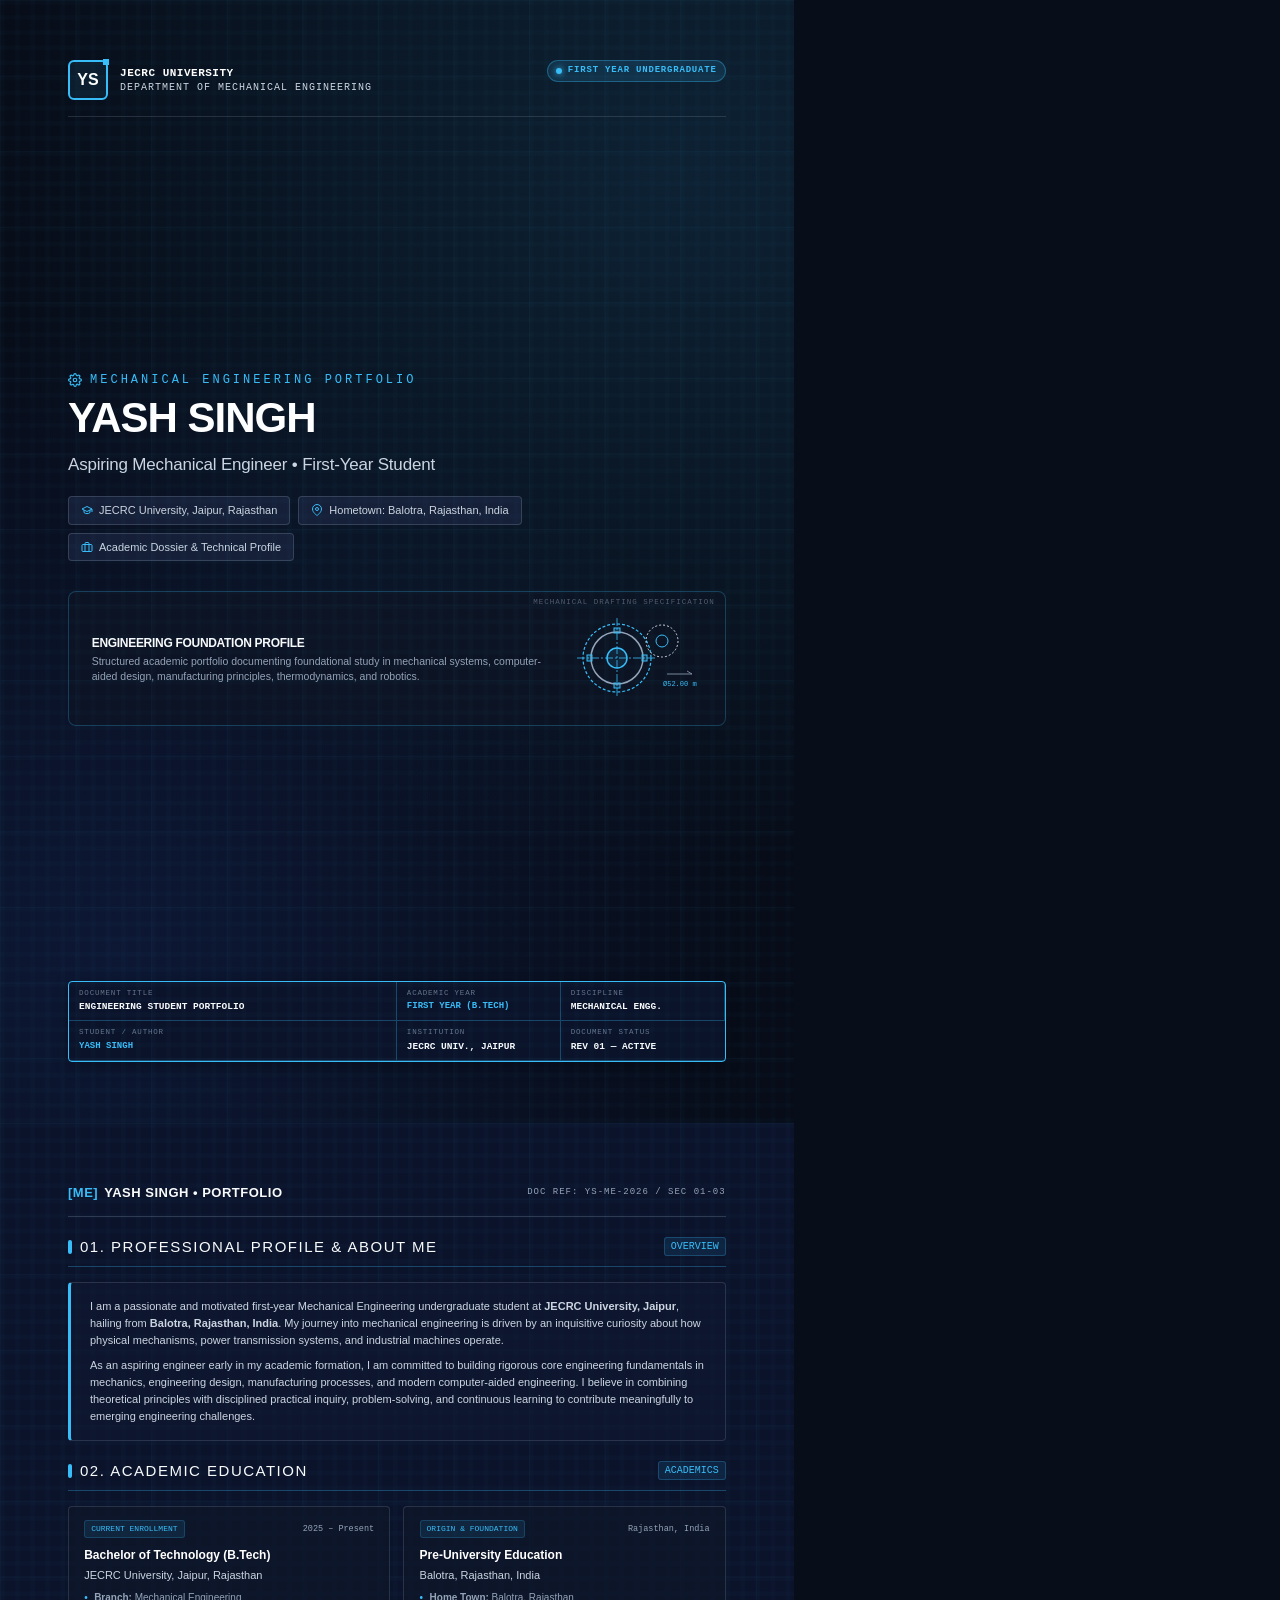
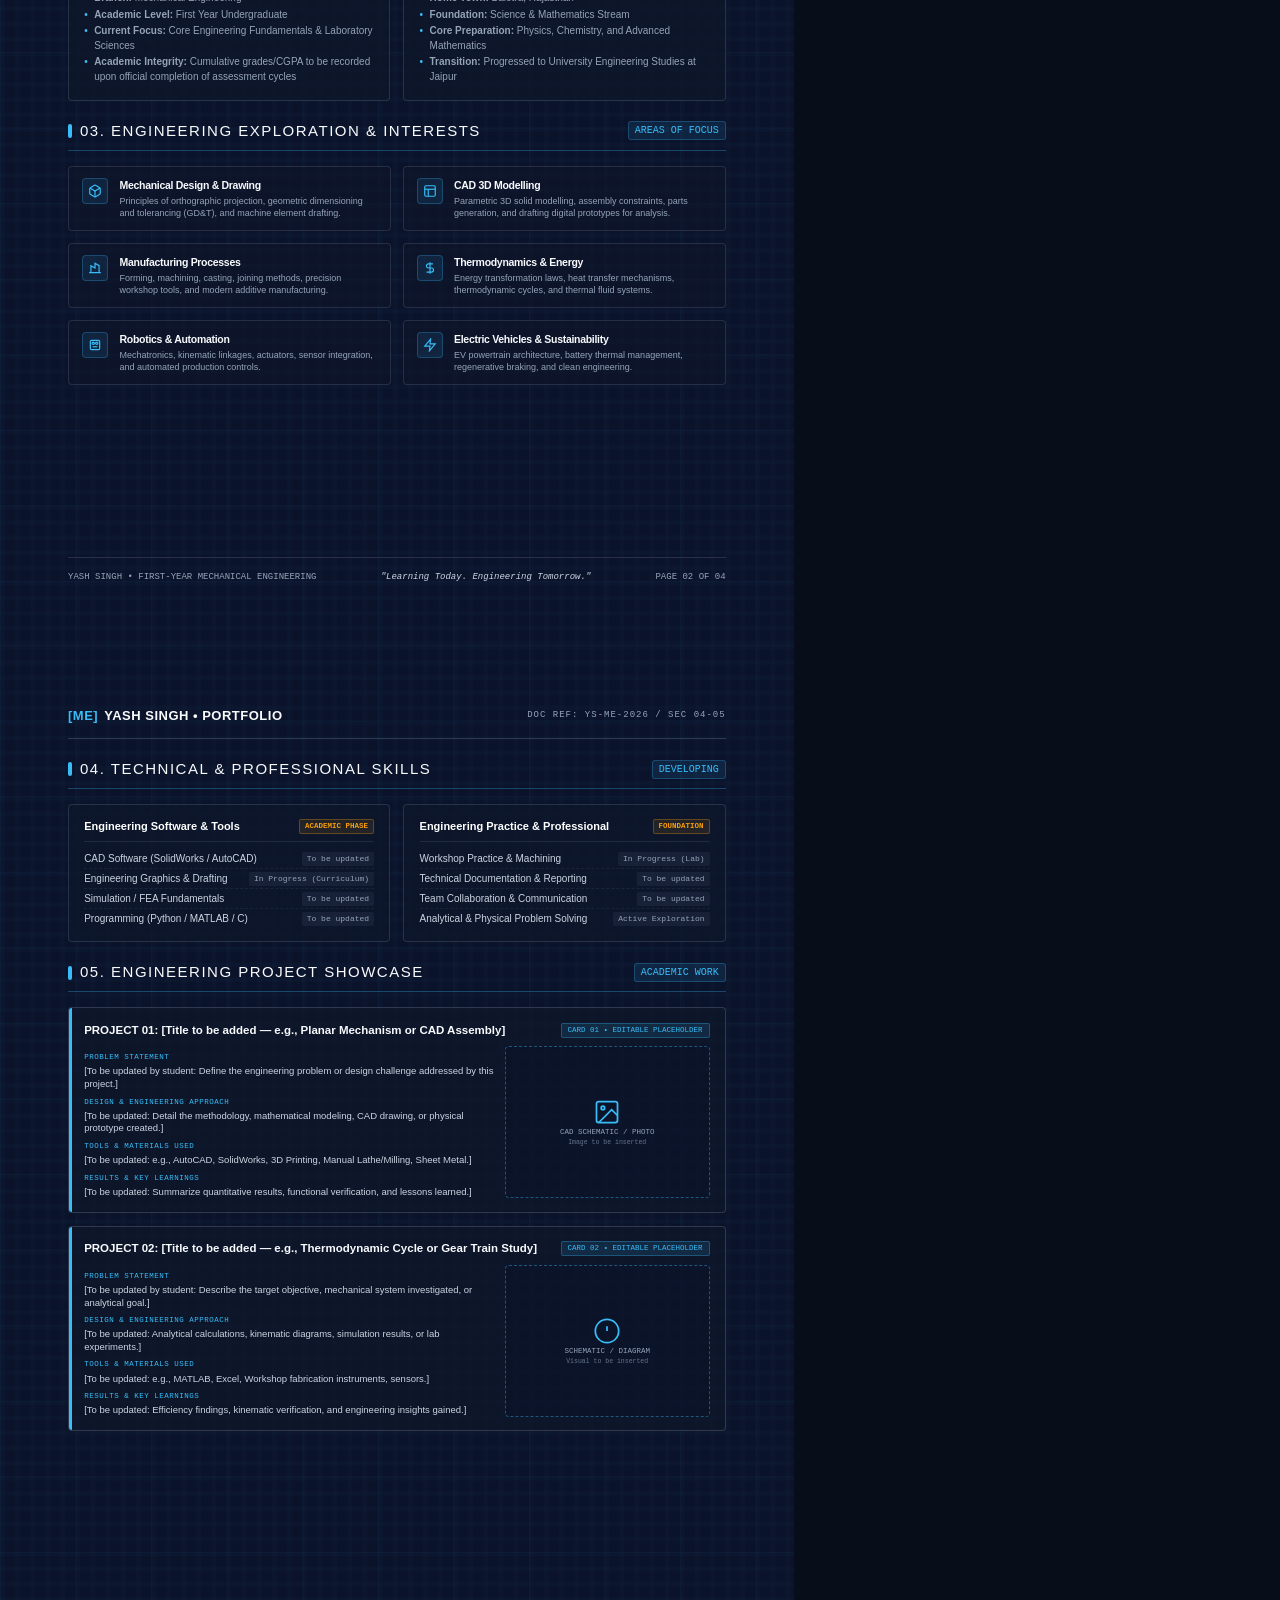
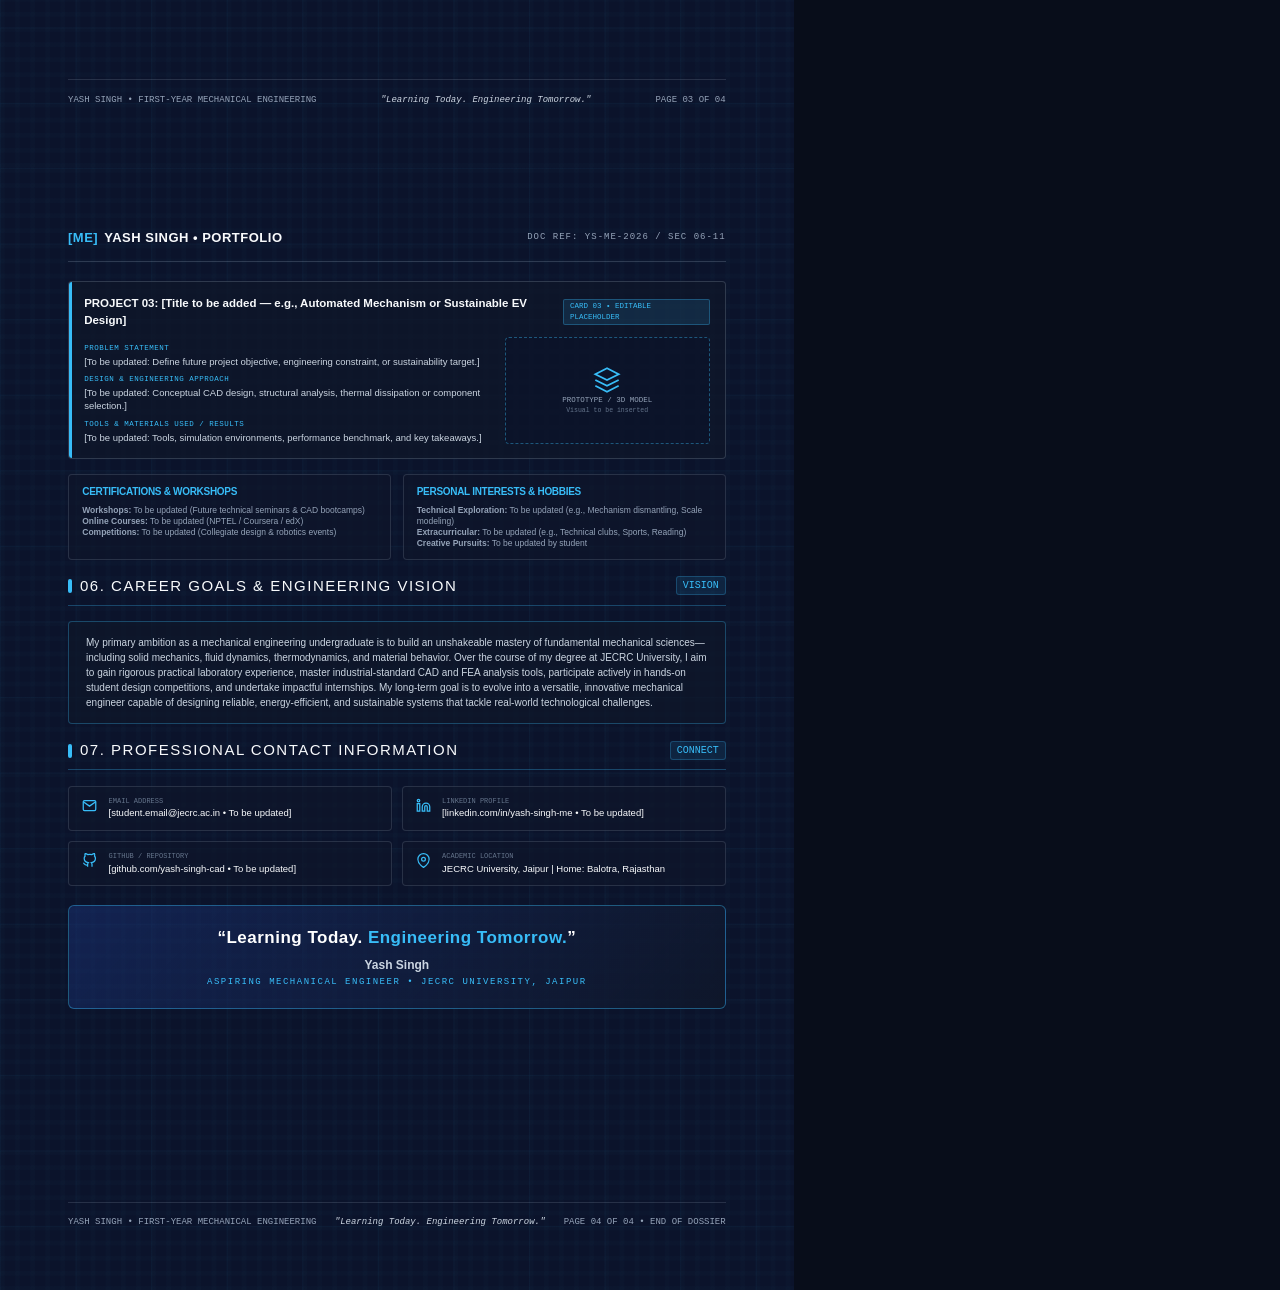
<file: portfolio-print.html>
<!DOCTYPE html>
<html lang="en">
<head>
  <meta charset="UTF-8">
  <title>Yash Singh - Mechanical Engineering Portfolio</title>
  <style>
    @page {
      size: 210mm 297mm;
      margin: 0;
    }

    * {
      box-sizing: border-box;
      margin: 0;
      padding: 0;
      -webkit-print-color-adjust: exact !important;
      print-color-adjust: exact !important;
    }

    body {
      font-family: -apple-system, BlinkMacSystemFont, "Segoe UI", Roboto, Arial, sans-serif;
      background-color: #080D1A;
      color: #E2E8F0;
      line-height: 1.5;
      font-size: 13px;
    }

    /* Page container: exact A4 dimensions */
    .pdf-page {
      width: 210mm;
      height: 297mm;
      position: relative;
      page-break-after: always;
      overflow: hidden;
      background: #0B132B;
      color: #E2E8F0;
      padding: 16mm 18mm;
      display: flex;
      flex-direction: column;
      justify-content: space-between;
    }

    /* Subtle blueprint grid overlay */
    .pdf-page::before {
      content: "";
      position: absolute;
      top: 0; left: 0; right: 0; bottom: 0;
      background-image: 
        linear-gradient(rgba(56, 189, 248, 0.035) 1px, transparent 1px),
        linear-gradient(90deg, rgba(56, 189, 248, 0.035) 1px, transparent 1px),
        linear-gradient(rgba(56, 189, 248, 0.015) 5px, transparent 5px),
        linear-gradient(90deg, rgba(56, 189, 248, 0.015) 5px, transparent 5px);
      background-size: 20mm 20mm, 20mm 20mm, 4mm 4mm, 4mm 4mm;
      pointer-events: none;
      z-index: 1;
    }

    .page-content {
      position: relative;
      z-index: 2;
      flex: 1;
    }

    /* Header for inside pages */
    .page-header {
      display: flex;
      justify-content: space-between;
      align-items: center;
      padding-bottom: 3.5mm;
      margin-bottom: 5mm;
      border-bottom: 1px solid rgba(148, 163, 184, 0.25);
      position: relative;
      z-index: 2;
    }

    .page-header .brand {
      font-family: 'Space Grotesk', sans-serif;
      font-weight: 700;
      font-size: 13px;
      color: #F8FAFC;
      letter-spacing: 0.5px;
      display: flex;
      align-items: center;
      gap: 6px;
    }

    .page-header .brand span {
      color: #38BDF8;
    }

    .page-header .doc-id {
      font-family: 'JetBrains Mono', monospace;
      font-size: 9px;
      color: #94A3B8;
      letter-spacing: 1px;
    }

    /* Footer for inside pages */
    .page-footer {
      display: flex;
      justify-content: space-between;
      align-items: center;
      padding-top: 3.5mm;
      border-top: 1px solid rgba(148, 163, 184, 0.2);
      font-size: 9px;
      color: #94A3B8;
      font-family: 'JetBrains Mono', monospace;
      position: relative;
      z-index: 2;
    }

    .page-footer .tagline {
      color: #CBD5E1;
      font-style: italic;
    }

    /* Typography */
    h1, h2, h3, h4 {
      font-family: 'Space Grotesk', sans-serif;
      color: #FFFFFF;
      font-weight: 700;
      letter-spacing: -0.3px;
    }

    .section-title-wrap {
      display: flex;
      align-items: center;
      justify-content: space-between;
      margin-bottom: 4mm;
      padding-bottom: 2mm;
      border-bottom: 1.5px solid rgba(56, 189, 248, 0.3);
    }

    .section-title {
      font-size: 15px;
      text-transform: uppercase;
      letter-spacing: 1.5px;
      color: #F8FAFC;
      display: flex;
      align-items: center;
      gap: 8px;
    }

    .section-title::before {
      content: "";
      display: inline-block;
      width: 4px;
      height: 14px;
      background: #38BDF8;
      border-radius: 2px;
    }

    .section-num {
      font-family: 'JetBrains Mono', monospace;
      font-size: 10px;
      color: #38BDF8;
      background: rgba(56, 189, 248, 0.1);
      padding: 1px 6px;
      border-radius: 3px;
      border: 1px solid rgba(56, 189, 248, 0.25);
    }

    /* ===================================================
       PAGE 1: COVER PAGE
       =================================================== */
    .cover-page {
      background: radial-gradient(circle at 85% 15%, rgba(56, 189, 248, 0.12) 0%, transparent 60%),
                  radial-gradient(circle at 15% 85%, rgba(30, 58, 138, 0.25) 0%, transparent 55%),
                  #070C18;
      padding: 16mm 18mm;
      display: flex;
      flex-direction: column;
      justify-content: space-between;
    }

    .cover-top-bar {
      display: flex;
      justify-content: space-between;
      align-items: flex-start;
      border-bottom: 1px solid rgba(148, 163, 184, 0.2);
      padding-bottom: 4mm;
    }

    .cover-top-left {
      display: flex;
      align-items: center;
      gap: 12px;
    }

    .cover-logo-mark {
      width: 40px;
      height: 40px;
      border: 2px solid #38BDF8;
      background: rgba(56, 189, 248, 0.08);
      display: flex;
      align-items: center;
      justify-content: center;
      font-family: 'Space Grotesk', sans-serif;
      font-weight: 700;
      font-size: 16px;
      color: #FFFFFF;
      border-radius: 6px;
      position: relative;
    }

    .cover-logo-mark::after {
      content: "";
      position: absolute;
      top: -3px; right: -3px;
      width: 6px; height: 6px;
      background: #38BDF8;
    }

    .cover-inst {
      font-family: 'JetBrains Mono', monospace;
      font-size: 10px;
      color: #CBD5E1;
      text-transform: uppercase;
      letter-spacing: 1px;
      line-height: 1.4;
    }

    .cover-inst strong {
      color: #FFFFFF;
      font-size: 11px;
      display: block;
      letter-spacing: 0.5px;
    }

    .cover-status-badge {
      display: inline-flex;
      align-items: center;
      gap: 6px;
      background: rgba(56, 189, 248, 0.12);
      border: 1px solid rgba(56, 189, 248, 0.35);
      color: #38BDF8;
      font-family: 'JetBrains Mono', monospace;
      font-size: 9px;
      font-weight: 600;
      padding: 3px 8px;
      border-radius: 20px;
      text-transform: uppercase;
      letter-spacing: 0.8px;
    }

    .cover-status-dot {
      width: 6px;
      height: 6px;
      background: #38BDF8;
      border-radius: 50%;
      box-shadow: 0 0 6px #38BDF8;
    }

    .cover-hero-center {
      margin: 10mm 0;
      position: relative;
    }

    .cover-discipline {
      font-family: 'JetBrains Mono', monospace;
      font-size: 12px;
      color: #38BDF8;
      text-transform: uppercase;
      letter-spacing: 3px;
      margin-bottom: 2mm;
      display: flex;
      align-items: center;
      gap: 8px;
    }

    .cover-name {
      font-size: 42px;
      font-weight: 800;
      line-height: 1.05;
      color: #FFFFFF;
      letter-spacing: -1px;
      margin-bottom: 3mm;
    }

    .cover-subtitle {
      font-size: 17px;
      color: #CBD5E1;
      font-weight: 500;
      margin-bottom: 5mm;
      letter-spacing: -0.2px;
    }

    .cover-meta-pills {
      display: flex;
      flex-wrap: wrap;
      gap: 8px;
      margin-bottom: 8mm;
    }

    .meta-pill {
      display: inline-flex;
      align-items: center;
      gap: 6px;
      background: rgba(28, 37, 65, 0.7);
      border: 1px solid rgba(148, 163, 184, 0.25);
      padding: 5px 12px;
      border-radius: 4px;
      font-size: 11px;
      color: #CBD5E1;
    }

    .meta-pill svg {
      color: #38BDF8;
    }

    /* Mechanical CAD Wireframe Graphic in Cover */
    .cover-graphic-container {
      background: rgba(14, 20, 36, 0.7);
      border: 1px solid rgba(56, 189, 248, 0.25);
      border-radius: 8px;
      padding: 5mm 6mm;
      display: flex;
      align-items: center;
      justify-content: space-between;
      position: relative;
      overflow: hidden;
    }

    .cover-graphic-container::before {
      content: "MECHANICAL DRAFTING SPECIFICATION";
      position: absolute;
      top: 5px; right: 10px;
      font-family: 'JetBrains Mono', monospace;
      font-size: 7.5px;
      color: rgba(148, 163, 184, 0.5);
      letter-spacing: 1px;
    }

    .cover-schematic-left {
      flex: 1;
      padding-right: 15px;
    }

    .cover-schematic-left h4 {
      font-size: 12px;
      color: #F8FAFC;
      margin-bottom: 2px;
      font-family: 'Space Grotesk', sans-serif;
    }

    .cover-schematic-left p {
      font-size: 10.5px;
      color: #94A3B8;
      line-height: 1.4;
    }

    .cover-svg-wrapper {
      width: 140px;
      height: 95px;
      display: flex;
      align-items: center;
      justify-content: center;
    }

    /* Standard Engineering Title Block at Bottom of Cover */
    .title-block {
      border: 1.5px solid #38BDF8;
      background: rgba(11, 19, 43, 0.95);
      border-radius: 4px;
      font-family: 'JetBrains Mono', monospace;
      font-size: 9px;
      display: grid;
      grid-template-columns: 2fr 1fr 1fr;
      box-shadow: 0 4px 15px rgba(0,0,0,0.3);
    }

    .tb-cell {
      padding: 6px 10px;
      border-right: 1px solid rgba(56, 189, 248, 0.3);
      border-bottom: 1px solid rgba(56, 189, 248, 0.3);
    }

    .tb-cell:last-child {
      border-right: none;
    }

    .tb-label {
      color: #64748B;
      font-size: 7.5px;
      text-transform: uppercase;
      letter-spacing: 0.8px;
      display: block;
      margin-bottom: 1px;
    }

    .tb-value {
      color: #F8FAFC;
      font-weight: 600;
      font-size: 9.5px;
    }

    .tb-value-highlight {
      color: #38BDF8;
      font-weight: 700;
    }

    /* ===================================================
       PAGE 2: ABOUT, EDUCATION & INTERESTS
       =================================================== */
    .about-card {
      background: rgba(17, 26, 51, 0.6);
      border: 1px solid rgba(148, 163, 184, 0.2);
      border-left: 3px solid #38BDF8;
      padding: 4mm 5mm;
      border-radius: 4px;
      margin-bottom: 5mm;
    }

    .about-card p {
      color: #CBD5E1;
      font-size: 11px;
      line-height: 1.55;
      margin-bottom: 2mm;
    }

    .about-card p:last-child {
      margin-bottom: 0;
    }

    /* Education Block */
    .edu-grid {
      display: grid;
      grid-template-columns: 1fr 1fr;
      gap: 3.5mm;
      margin-bottom: 5mm;
    }

    .edu-box {
      background: rgba(15, 23, 42, 0.7);
      border: 1px solid rgba(148, 163, 184, 0.2);
      border-radius: 4px;
      padding: 3.5mm 4mm;
    }

    .edu-box-header {
      display: flex;
      justify-content: space-between;
      align-items: center;
      margin-bottom: 2mm;
    }

    .edu-tag {
      font-family: 'JetBrains Mono', monospace;
      font-size: 8px;
      color: #38BDF8;
      background: rgba(56, 189, 248, 0.1);
      padding: 2px 6px;
      border-radius: 3px;
      border: 1px solid rgba(56, 189, 248, 0.2);
    }

    .edu-title {
      font-size: 12px;
      font-weight: 700;
      color: #FFFFFF;
      margin-bottom: 1mm;
    }

    .edu-inst {
      font-size: 11px;
      color: #CBD5E1;
      font-weight: 500;
      margin-bottom: 2mm;
    }

    .edu-details-list {
      list-style: none;
      font-size: 10px;
      color: #94A3B8;
      line-height: 1.45;
    }

    .edu-details-list li {
      position: relative;
      padding-left: 10px;
      margin-bottom: 2px;
    }

    .edu-details-list li::before {
      content: "•";
      position: absolute;
      left: 0;
      color: #38BDF8;
    }

    /* Engineering Interests Grid */
    .interests-grid {
      display: grid;
      grid-template-columns: repeat(2, 1fr);
      gap: 3mm;
    }

    .interest-item {
      background: rgba(15, 23, 42, 0.6);
      border: 1px solid rgba(148, 163, 184, 0.18);
      border-radius: 4px;
      padding: 3mm 3.5mm;
      display: flex;
      align-items: flex-start;
      gap: 3mm;
    }

    .interest-icon-box {
      width: 26px;
      height: 26px;
      border-radius: 4px;
      background: rgba(56, 189, 248, 0.1);
      border: 1px solid rgba(56, 189, 248, 0.25);
      display: flex;
      align-items: center;
      justify-content: center;
      color: #38BDF8;
      flex-shrink: 0;
    }

    .interest-info h4 {
      font-size: 10.5px;
      font-weight: 600;
      color: #F8FAFC;
      margin-bottom: 1px;
    }

    .interest-info p {
      font-size: 9px;
      color: #94A3B8;
      line-height: 1.35;
    }

    /* ===================================================
       PAGE 3: SKILLS MATRIX & PROJECTS
       =================================================== */
    .skills-matrix {
      display: grid;
      grid-template-columns: repeat(2, 1fr);
      gap: 3.5mm;
      margin-bottom: 5mm;
    }

    .skill-block {
      background: rgba(15, 23, 42, 0.65);
      border: 1px solid rgba(148, 163, 184, 0.2);
      border-radius: 4px;
      padding: 3.5mm 4mm;
    }

    .skill-block-title {
      font-size: 11px;
      font-weight: 700;
      color: #FFFFFF;
      margin-bottom: 2mm;
      display: flex;
      align-items: center;
      justify-content: space-between;
      border-bottom: 1px solid rgba(148, 163, 184, 0.15);
      padding-bottom: 1.5mm;
    }

    .skill-badge-placeholder {
      font-family: 'JetBrains Mono', monospace;
      font-size: 7.5px;
      color: #F59E0B;
      background: rgba(245, 158, 11, 0.1);
      border: 1px solid rgba(245, 158, 11, 0.3);
      padding: 1px 5px;
      border-radius: 2px;
    }

    .skill-items-list {
      list-style: none;
      font-size: 10px;
    }

    .skill-item-row {
      display: flex;
      justify-content: space-between;
      align-items: center;
      padding: 2px 0;
      border-bottom: 1px dashed rgba(148, 163, 184, 0.1);
    }

    .skill-item-row:last-child {
      border-bottom: none;
    }

    .skill-name {
      color: #CBD5E1;
      font-weight: 500;
    }

    .skill-status {
      font-family: 'JetBrains Mono', monospace;
      font-size: 8px;
      color: #94A3B8;
      background: rgba(148, 163, 184, 0.08);
      padding: 1px 5px;
      border-radius: 2px;
    }

    /* Project Cards in PDF */
    .project-card-pdf {
      background: rgba(15, 23, 42, 0.75);
      border: 1px solid rgba(148, 163, 184, 0.25);
      border-radius: 4px;
      padding: 3.5mm 4mm;
      margin-bottom: 3.5mm;
      position: relative;
    }

    .project-card-pdf::before {
      content: "";
      position: absolute;
      top: 0; left: 0; bottom: 0;
      width: 3px;
      background: #38BDF8;
      border-radius: 4px 0 0 4px;
    }

    .project-pdf-top {
      display: flex;
      justify-content: space-between;
      align-items: center;
      margin-bottom: 2mm;
    }

    .project-pdf-title {
      font-size: 11.5px;
      font-weight: 700;
      color: #F8FAFC;
    }

    .project-pdf-status {
      font-family: 'JetBrains Mono', monospace;
      font-size: 7.5px;
      color: #38BDF8;
      background: rgba(56, 189, 248, 0.12);
      border: 1px solid rgba(56, 189, 248, 0.3);
      padding: 1px 6px;
      border-radius: 2px;
      text-transform: uppercase;
    }

    .project-pdf-grid {
      display: grid;
      grid-template-columns: 2fr 1fr;
      gap: 3mm;
    }

    .project-field-label {
      font-family: 'JetBrains Mono', monospace;
      font-size: 7.5px;
      color: #38BDF8;
      text-transform: uppercase;
      letter-spacing: 0.5px;
      margin-top: 1.5mm;
      margin-bottom: 0.5mm;
      display: block;
    }

    .project-field-text {
      font-size: 9.5px;
      color: #CBD5E1;
      line-height: 1.35;
    }

    .cad-placeholder-box {
      border: 1px dashed rgba(56, 189, 248, 0.4);
      background: rgba(11, 19, 43, 0.5);
      border-radius: 4px;
      display: flex;
      flex-direction: column;
      align-items: center;
      justify-content: center;
      padding: 3mm;
      text-align: center;
    }

    .cad-placeholder-box svg {
      color: #38BDF8;
      margin-bottom: 2px;
    }

    .cad-placeholder-box span {
      font-family: 'JetBrains Mono', monospace;
      font-size: 7.5px;
      color: #94A3B8;
      line-height: 1.2;
    }

    /* ===================================================
       PAGE 4: PROJECTS CONT, CERTS, CAREER GOALS & CONTACT
       =================================================== */
    .cert-section-grid {
      display: grid;
      grid-template-columns: repeat(2, 1fr);
      gap: 3mm;
      margin-bottom: 4mm;
    }

    .cert-box-pdf {
      background: rgba(15, 23, 42, 0.6);
      border: 1px solid rgba(148, 163, 184, 0.2);
      border-radius: 4px;
      padding: 2.5mm 3.5mm;
    }

    .cert-box-pdf h4 {
      font-size: 10px;
      color: #FFFFFF;
      margin-bottom: 1px;
    }

    .cert-box-pdf p {
      font-size: 8.5px;
      color: #94A3B8;
      line-height: 1.3;
    }

    .career-box-pdf {
      background: rgba(15, 23, 42, 0.7);
      border: 1px solid rgba(56, 189, 248, 0.3);
      border-radius: 4px;
      padding: 3.5mm 4.5mm;
      margin-bottom: 4mm;
      position: relative;
    }

    .career-box-pdf p {
      font-size: 10px;
      color: #CBD5E1;
      line-height: 1.5;
    }

    /* Contact Details Grid */
    .contact-grid-pdf {
      display: grid;
      grid-template-columns: repeat(2, 1fr);
      gap: 2.5mm;
      margin-bottom: 5mm;
    }

    .contact-item-pdf {
      background: rgba(15, 23, 42, 0.6);
      border: 1px solid rgba(148, 163, 184, 0.2);
      border-radius: 4px;
      padding: 2.5mm 3.5mm;
      display: flex;
      align-items: center;
      gap: 3mm;
    }

    .contact-item-pdf .c-icon {
      color: #38BDF8;
    }

    .contact-item-pdf .c-meta {
      font-size: 9.5px;
    }

    .contact-item-pdf .c-label {
      font-family: 'JetBrains Mono', monospace;
      font-size: 7px;
      color: #64748B;
      text-transform: uppercase;
      display: block;
    }

    .contact-item-pdf .c-value {
      color: #F8FAFC;
      font-weight: 500;
    }

    /* Elegant Closing Banner */
    .closing-banner-pdf {
      background: linear-gradient(135deg, rgba(30, 58, 138, 0.4) 0%, rgba(15, 23, 42, 0.9) 100%);
      border: 1.5px solid rgba(56, 189, 248, 0.4);
      border-radius: 6px;
      padding: 5mm 6mm;
      text-align: center;
      position: relative;
      margin-top: auto;
    }

    .closing-motto {
      font-family: 'Space Grotesk', sans-serif;
      font-size: 17px;
      font-weight: 700;
      color: #FFFFFF;
      letter-spacing: 0.5px;
      margin-bottom: 1.5mm;
    }

    .closing-motto span {
      color: #38BDF8;
    }

    .closing-author {
      font-size: 12px;
      font-weight: 600;
      color: #CBD5E1;
      margin-bottom: 0.5mm;
    }

    .closing-designation {
      font-family: 'JetBrains Mono', monospace;
      font-size: 9px;
      color: #38BDF8;
      text-transform: uppercase;
      letter-spacing: 1.5px;
    }

    .blueprint-watermark {
      position: absolute;
      bottom: 8mm; right: 8mm;
      opacity: 0.08;
      pointer-events: none;
    }
  </style>
</head>
<body>

  <!-- ==========================================
       PAGE 1: COVER PAGE
       ========================================== -->
  <div class="pdf-page cover-page">
    <div class="cover-top-bar">
      <div class="cover-top-left">
        <div class="cover-logo-mark">YS</div>
        <div class="cover-inst">
          <strong>JECRC UNIVERSITY</strong>
          DEPARTMENT OF MECHANICAL ENGINEERING
        </div>
      </div>
      <div class="cover-status-badge">
        <span class="cover-status-dot"></span>
        First Year Undergraduate
      </div>
    </div>

    <div class="cover-hero-center">
      <div class="cover-discipline">
        <svg width="14" height="14" viewBox="0 0 24 24" fill="none" stroke="currentColor" stroke-width="2">
          <circle cx="12" cy="12" r="3"></circle>
          <path d="M19.4 15a1.65 1.65 0 0 0 .33 1.82l.06.06a2 2 0 0 1 0 2.83 2 2 0 0 1-2.83 0l-.06-.06a1.65 1.65 0 0 0-1.82-.33 1.65 1.65 0 0 0-1 1.51V21a2 2 0 0 1-2 2 2 2 0 0 1-2-2v-.09A1.65 1.65 0 0 0 9 19.4a1.65 1.65 0 0 0-1.82.33l-.06.06a2 2 0 0 1-2.83 0 2 2 0 0 1 0-2.83l.06-.06a1.65 1.65 0 0 0 .33-1.82 1.65 1.65 0 0 0-1.51-1H3a2 2 0 0 1-2-2 2 2 0 0 1 2-2h.09A1.65 1.65 0 0 0 4.6 9a1.65 1.65 0 0 0-.33-1.82l-.06-.06a2 2 0 0 1 0-2.83 2 2 0 0 1 2.83 0l.06.06a1.65 1.65 0 0 0 1.82.33H9a1.65 1.65 0 0 0 1-1.51V3a2 2 0 0 1 2-2 2 2 0 0 1 2 2v.09a1.65 1.65 0 0 0 1 1.51 1.65 1.65 0 0 0 1.82-.33l.06-.06a2 2 0 0 1 2.83 0 2 2 0 0 1 0 2.83l-.06.06a1.65 1.65 0 0 0-.33 1.82V9a1.65 1.65 0 0 0 1.51 1H21a2 2 0 0 1 2 2 2 2 0 0 1-2 2h-.09a1.65 1.65 0 0 0-1.51 1z"></path>
        </svg>
        Mechanical Engineering Portfolio
      </div>
      <h1 class="cover-name">YASH SINGH</h1>
      <div class="cover-subtitle">Aspiring Mechanical Engineer • First-Year Student</div>
      
      <div class="cover-meta-pills">
        <div class="meta-pill">
          <svg width="12" height="12" viewBox="0 0 24 24" fill="none" stroke="currentColor" stroke-width="2">
            <path d="M22 10v6M2 10l10-5 10 5-10 5z"></path>
            <path d="M6 12v5c3 3 9 3 12 0v-5"></path>
          </svg>
          JECRC University, Jaipur, Rajasthan
        </div>
        <div class="meta-pill">
          <svg width="12" height="12" viewBox="0 0 24 24" fill="none" stroke="currentColor" stroke-width="2">
            <path d="M21 10c0 7-9 13-9 13s-9-6-9-13a9 9 0 0 1 18 0z"></path>
            <circle cx="12" cy="10" r="3"></circle>
          </svg>
          Hometown: Balotra, Rajasthan, India
        </div>
        <div class="meta-pill">
          <svg width="12" height="12" viewBox="0 0 24 24" fill="none" stroke="currentColor" stroke-width="2">
            <rect x="2" y="7" width="20" height="14" rx="2" ry="2"></rect>
            <path d="M16 21V5a2 2 0 0 0-2-2h-4a2 2 0 0 0-2 2v16"></path>
          </svg>
          Academic Dossier & Technical Profile
        </div>
      </div>

      <!-- Technical CAD Wireframe Graphic -->
      <div class="cover-graphic-container">
        <div class="cover-schematic-left">
          <h4>ENGINEERING FOUNDATION PROFILE</h4>
          <p>Structured academic portfolio documenting foundational study in mechanical systems, computer-aided design, manufacturing principles, thermodynamics, and robotics.</p>
        </div>
        <div class="cover-svg-wrapper">
          <!-- Precision CAD Gear & Coordinate Vector -->
          <svg width="130" height="85" viewBox="0 0 130 85" fill="none" xmlns="http://www.w3.org/2000/svg">
            <circle cx="50" cy="42" r="34" stroke="#38BDF8" stroke-width="1.2" stroke-dasharray="3 2" />
            <circle cx="50" cy="42" r="26" stroke="#94A3B8" stroke-width="1.5" />
            <circle cx="50" cy="42" r="10" stroke="#38BDF8" stroke-width="1.5" fill="rgba(56, 189, 248, 0.1)" />
            <!-- Pitch circle centerlines -->
            <line x1="10" y1="42" x2="90" y2="42" stroke="#38BDF8" stroke-width="0.8" stroke-dasharray="8 2 2 2" />
            <line x1="50" y1="2" x2="50" y2="82" stroke="#38BDF8" stroke-width="0.8" stroke-dasharray="8 2 2 2" />
            <!-- Gear teeth representations -->
            <rect x="47" y="12" width="6" height="5" stroke="#38BDF8" stroke-width="1" fill="rgba(56, 189, 248, 0.2)" />
            <rect x="47" y="67" width="6" height="5" stroke="#38BDF8" stroke-width="1" fill="rgba(56, 189, 248, 0.2)" />
            <rect x="20" y="39" width="5" height="6" stroke="#38BDF8" stroke-width="1" fill="rgba(56, 189, 248, 0.2)" />
            <rect x="75" y="39" width="5" height="6" stroke="#38BDF8" stroke-width="1" fill="rgba(56, 189, 248, 0.2)" />
            <!-- Secondary interlocking gear -->
            <circle cx="95" cy="25" r="16" stroke="#CBD5E1" stroke-width="1" stroke-dasharray="2 2" />
            <circle cx="95" cy="25" r="6" stroke="#38BDF8" stroke-width="1" />
            <!-- Dimension callout -->
            <line x1="100" y1="58" x2="125" y2="58" stroke="#94A3B8" stroke-width="0.8" />
            <line x1="125" y1="58" x2="120" y2="55" stroke="#94A3B8" stroke-width="0.8" />
            <text x="96" y="70" fill="#38BDF8" font-size="7" font-family="'JetBrains Mono', monospace">Ø52.00 mm</text>
          </svg>
        </div>
      </div>
    </div>

    <!-- ASME / ISO Standard Drawing Title Block -->
    <div class="title-block">
      <div class="tb-cell">
        <span class="tb-label">Document Title</span>
        <span class="tb-value">ENGINEERING STUDENT PORTFOLIO</span>
      </div>
      <div class="tb-cell">
        <span class="tb-label">Academic Year</span>
        <span class="tb-value-highlight">FIRST YEAR (B.TECH)</span>
      </div>
      <div class="tb-cell">
        <span class="tb-label">Discipline</span>
        <span class="tb-value">MECHANICAL ENGG.</span>
      </div>
      <div class="tb-cell">
        <span class="tb-label">Student / Author</span>
        <span class="tb-value-highlight">YASH SINGH</span>
      </div>
      <div class="tb-cell">
        <span class="tb-label">Institution</span>
        <span class="tb-value">JECRC UNIV., JAIPUR</span>
      </div>
      <div class="tb-cell">
        <span class="tb-label">Document Status</span>
        <span class="tb-value">REV 01 — ACTIVE</span>
      </div>
    </div>
  </div>

  <!-- ==========================================
       PAGE 2: ABOUT, EDUCATION & INTERESTS
       ========================================== -->
  <div class="pdf-page">
    <div class="page-header">
      <div class="brand">
        <span>[ME]</span> YASH SINGH &bull; PORTFOLIO
      </div>
      <div class="doc-id">DOC REF: YS-ME-2026 / SEC 01-03</div>
    </div>

    <div class="page-content">
      <!-- Section B: About Me -->
      <div class="section-title-wrap">
        <div class="section-title">01. Professional Profile &amp; About Me</div>
        <div class="section-num">OVERVIEW</div>
      </div>

      <div class="about-card">
        <p>I am a passionate and motivated first-year Mechanical Engineering undergraduate student at <strong>JECRC University, Jaipur</strong>, hailing from <strong>Balotra, Rajasthan, India</strong>. My journey into mechanical engineering is driven by an inquisitive curiosity about how physical mechanisms, power transmission systems, and industrial machines operate.</p>
        <p>As an aspiring engineer early in my academic formation, I am committed to building rigorous core engineering fundamentals in mechanics, engineering design, manufacturing processes, and modern computer-aided engineering. I believe in combining theoretical principles with disciplined practical inquiry, problem-solving, and continuous learning to contribute meaningfully to emerging engineering challenges.</p>
      </div>

      <!-- Section C: Education -->
      <div class="section-title-wrap">
        <div class="section-title">02. Academic Education</div>
        <div class="section-num">ACADEMICS</div>
      </div>

      <div class="edu-grid">
        <div class="edu-box">
          <div class="edu-box-header">
            <span class="edu-tag">CURRENT ENROLLMENT</span>
            <span style="font-family: 'JetBrains Mono', monospace; font-size: 8.5px; color: #94A3B8;">2025 – Present</span>
          </div>
          <div class="edu-title">Bachelor of Technology (B.Tech)</div>
          <div class="edu-inst">JECRC University, Jaipur, Rajasthan</div>
          <ul class="edu-details-list">
            <li><strong>Branch:</strong> Mechanical Engineering</li>
            <li><strong>Academic Level:</strong> First Year Undergraduate</li>
            <li><strong>Current Focus:</strong> Core Engineering Fundamentals &amp; Laboratory Sciences</li>
            <li><strong>Academic Integrity:</strong> Cumulative grades/CGPA to be recorded upon official completion of assessment cycles</li>
          </ul>
        </div>

        <div class="edu-box">
          <div class="edu-box-header">
            <span class="edu-tag">ORIGIN &amp; FOUNDATION</span>
            <span style="font-family: 'JetBrains Mono', monospace; font-size: 8.5px; color: #94A3B8;">Rajasthan, India</span>
          </div>
          <div class="edu-title">Pre-University Education</div>
          <div class="edu-inst">Balotra, Rajasthan, India</div>
          <ul class="edu-details-list">
            <li><strong>Home Town:</strong> Balotra, Rajasthan</li>
            <li><strong>Foundation:</strong> Science &amp; Mathematics Stream</li>
            <li><strong>Core Preparation:</strong> Physics, Chemistry, and Advanced Mathematics</li>
            <li><strong>Transition:</strong> Progressed to University Engineering Studies at Jaipur</li>
          </ul>
        </div>
      </div>

      <!-- Section D: Engineering Interests -->
      <div class="section-title-wrap">
        <div class="section-title">03. Engineering Exploration &amp; Interests</div>
        <div class="section-num">AREAS OF FOCUS</div>
      </div>

      <div class="interests-grid">
        <div class="interest-item">
          <div class="interest-icon-box">
            <svg width="14" height="14" viewBox="0 0 24 24" fill="none" stroke="currentColor" stroke-width="2">
              <path d="M21 16V8a2 2 0 0 0-1-1.73l-7-4a2 2 0 0 0-2 0l-7 4A2 2 0 0 0 3 8v8a2 2 0 0 0 1 1.73l7 4a2 2 0 0 0 2 0l7-4A2 2 0 0 0 21 16z"></path>
              <polyline points="3.27 6.96 12 12.01 20.73 6.96"></polyline>
              <line x1="12" y1="22.08" x2="12" y2="12"></line>
            </svg>
          </div>
          <div class="interest-info">
            <h4>Mechanical Design &amp; Drawing</h4>
            <p>Principles of orthographic projection, geometric dimensioning and tolerancing (GD&amp;T), and machine element drafting.</p>
          </div>
        </div>

        <div class="interest-item">
          <div class="interest-icon-box">
            <svg width="14" height="14" viewBox="0 0 24 24" fill="none" stroke="currentColor" stroke-width="2">
              <rect x="3" y="3" width="18" height="18" rx="2" ry="2"></rect>
              <line x1="3" y1="9" x2="21" y2="9"></line>
              <line x1="9" y1="21" x2="9" y2="9"></line>
            </svg>
          </div>
          <div class="interest-info">
            <h4>CAD 3D Modelling</h4>
            <p>Parametric 3D solid modelling, assembly constraints, parts generation, and drafting digital prototypes for analysis.</p>
          </div>
        </div>

        <div class="interest-item">
          <div class="interest-icon-box">
            <svg width="14" height="14" viewBox="0 0 24 24" fill="none" stroke="currentColor" stroke-width="2">
              <path d="M2 20h20M5 20V8l7 4V4l7 4v12"></path>
            </svg>
          </div>
          <div class="interest-info">
            <h4>Manufacturing Processes</h4>
            <p>Forming, machining, casting, joining methods, precision workshop tools, and modern additive manufacturing.</p>
          </div>
        </div>

        <div class="interest-item">
          <div class="interest-icon-box">
            <svg width="14" height="14" viewBox="0 0 24 24" fill="none" stroke="currentColor" stroke-width="2">
              <path d="M12 2v20M17 5H9.5a3.5 3.5 0 0 0 0 7h5a3.5 3.5 0 0 1 0 7H6"></path>
            </svg>
          </div>
          <div class="interest-info">
            <h4>Thermodynamics &amp; Energy</h4>
            <p>Energy transformation laws, heat transfer mechanisms, thermodynamic cycles, and thermal fluid systems.</p>
          </div>
        </div>

        <div class="interest-item">
          <div class="interest-icon-box">
            <svg width="14" height="14" viewBox="0 0 24 24" fill="none" stroke="currentColor" stroke-width="2">
              <rect x="4" y="4" width="16" height="16" rx="2"></rect>
              <circle cx="9" cy="9" r="2"></circle>
              <circle cx="15" cy="9" r="2"></circle>
              <line x1="8" y1="15" x2="16" y2="15"></line>
            </svg>
          </div>
          <div class="interest-info">
            <h4>Robotics &amp; Automation</h4>
            <p>Mechatronics, kinematic linkages, actuators, sensor integration, and automated production controls.</p>
          </div>
        </div>

        <div class="interest-item">
          <div class="interest-icon-box">
            <svg width="14" height="14" viewBox="0 0 24 24" fill="none" stroke="currentColor" stroke-width="2">
              <polygon points="13 2 3 14 12 14 11 22 21 10 12 10 13 2"></polygon>
            </svg>
          </div>
          <div class="interest-info">
            <h4>Electric Vehicles &amp; Sustainability</h4>
            <p>EV powertrain architecture, battery thermal management, regenerative braking, and clean engineering.</p>
          </div>
        </div>
      </div>
    </div>

    <div class="page-footer">
      <div>YASH SINGH &bull; FIRST-YEAR MECHANICAL ENGINEERING</div>
      <div class="tagline">"Learning Today. Engineering Tomorrow."</div>
      <div>PAGE 02 OF 04</div>
    </div>
  </div>

  <!-- ==========================================
       PAGE 3: SKILLS MATRIX & PROJECTS 01 & 02
       ========================================== -->
  <div class="pdf-page">
    <div class="page-header">
      <div class="brand">
        <span>[ME]</span> YASH SINGH &bull; PORTFOLIO
      </div>
      <div class="doc-id">DOC REF: YS-ME-2026 / SEC 04-05</div>
    </div>

    <div class="page-content">
      <!-- Section E: Skills Matrix -->
      <div class="section-title-wrap">
        <div class="section-title">04. Technical &amp; Professional Skills</div>
        <div class="section-num">DEVELOPING</div>
      </div>

      <div class="skills-matrix">
        <div class="skill-block">
          <div class="skill-block-title">
            <span>Engineering Software &amp; Tools</span>
            <span class="skill-badge-placeholder">ACADEMIC PHASE</span>
          </div>
          <ul class="skill-items-list">
            <li class="skill-item-row">
              <span class="skill-name">CAD Software (SolidWorks / AutoCAD)</span>
              <span class="skill-status">To be updated</span>
            </li>
            <li class="skill-item-row">
              <span class="skill-name">Engineering Graphics &amp; Drafting</span>
              <span class="skill-status">In Progress (Curriculum)</span>
            </li>
            <li class="skill-item-row">
              <span class="skill-name">Simulation / FEA Fundamentals</span>
              <span class="skill-status">To be updated</span>
            </li>
            <li class="skill-item-row">
              <span class="skill-name">Programming (Python / MATLAB / C)</span>
              <span class="skill-status">To be updated</span>
            </li>
          </ul>
        </div>

        <div class="skill-block">
          <div class="skill-block-title">
            <span>Engineering Practice &amp; Professional</span>
            <span class="skill-badge-placeholder">FOUNDATION</span>
          </div>
          <ul class="skill-items-list">
            <li class="skill-item-row">
              <span class="skill-name">Workshop Practice &amp; Machining</span>
              <span class="skill-status">In Progress (Lab)</span>
            </li>
            <li class="skill-item-row">
              <span class="skill-name">Technical Documentation &amp; Reporting</span>
              <span class="skill-status">To be updated</span>
            </li>
            <li class="skill-item-row">
              <span class="skill-name">Team Collaboration &amp; Communication</span>
              <span class="skill-status">To be updated</span>
            </li>
            <li class="skill-item-row">
              <span class="skill-name">Analytical &amp; Physical Problem Solving</span>
              <span class="skill-status">Active Exploration</span>
            </li>
          </ul>
        </div>
      </div>

      <!-- Section F: Project Showcase -->
      <div class="section-title-wrap">
        <div class="section-title">05. Engineering Project Showcase</div>
        <div class="section-num">ACADEMIC WORK</div>
      </div>

      <!-- Project 01 -->
      <div class="project-card-pdf">
        <div class="project-pdf-top">
          <div class="project-pdf-title">PROJECT 01: [Title to be added — e.g., Planar Mechanism or CAD Assembly]</div>
          <div class="project-pdf-status">Card 01 &bull; Editable Placeholder</div>
        </div>
        <div class="project-pdf-grid">
          <div>
            <span class="project-field-label">Problem Statement</span>
            <p class="project-field-text">[To be updated by student: Define the engineering problem or design challenge addressed by this project.]</p>
            
            <span class="project-field-label">Design &amp; Engineering Approach</span>
            <p class="project-field-text">[To be updated: Detail the methodology, mathematical modeling, CAD drawing, or physical prototype created.]</p>

            <span class="project-field-label">Tools &amp; Materials Used</span>
            <p class="project-field-text">[To be updated: e.g., AutoCAD, SolidWorks, 3D Printing, Manual Lathe/Milling, Sheet Metal.]</p>

            <span class="project-field-label">Results &amp; Key Learnings</span>
            <p class="project-field-text">[To be updated: Summarize quantitative results, functional verification, and lessons learned.]</p>
          </div>
          <div class="cad-placeholder-box">
            <svg width="28" height="28" viewBox="0 0 24 24" fill="none" stroke="currentColor" stroke-width="1.5">
              <rect x="3" y="3" width="18" height="18" rx="2" ry="2"></rect>
              <circle cx="8.5" cy="8.5" r="1.5"></circle>
              <polyline points="21 15 16 10 5 21"></polyline>
            </svg>
            <span>CAD SCHEMATIC / PHOTO</span>
            <span style="font-size: 6.5px; color: #64748B; margin-top: 2px;">Image to be inserted</span>
          </div>
        </div>
      </div>

      <!-- Project 02 -->
      <div class="project-card-pdf">
        <div class="project-pdf-top">
          <div class="project-pdf-title">PROJECT 02: [Title to be added — e.g., Thermodynamic Cycle or Gear Train Study]</div>
          <div class="project-pdf-status">Card 02 &bull; Editable Placeholder</div>
        </div>
        <div class="project-pdf-grid">
          <div>
            <span class="project-field-label">Problem Statement</span>
            <p class="project-field-text">[To be updated by student: Describe the target objective, mechanical system investigated, or analytical goal.]</p>
            
            <span class="project-field-label">Design &amp; Engineering Approach</span>
            <p class="project-field-text">[To be updated: Analytical calculations, kinematic diagrams, simulation results, or lab experiments.]</p>

            <span class="project-field-label">Tools &amp; Materials Used</span>
            <p class="project-field-text">[To be updated: e.g., MATLAB, Excel, Workshop fabrication instruments, sensors.]</p>

            <span class="project-field-label">Results &amp; Key Learnings</span>
            <p class="project-field-text">[To be updated: Efficiency findings, kinematic verification, and engineering insights gained.]</p>
          </div>
          <div class="cad-placeholder-box">
            <svg width="28" height="28" viewBox="0 0 24 24" fill="none" stroke="currentColor" stroke-width="1.5">
              <circle cx="12" cy="12" r="10"></circle>
              <line x1="12" y1="8" x2="12" y2="12"></line>
              <line x1="12" y1="16" x2="12.01" y2="16"></line>
            </svg>
            <span>SCHEMATIC / DIAGRAM</span>
            <span style="font-size: 6.5px; color: #64748B; margin-top: 2px;">Visual to be inserted</span>
          </div>
        </div>
      </div>

    </div>

    <div class="page-footer">
      <div>YASH SINGH &bull; FIRST-YEAR MECHANICAL ENGINEERING</div>
      <div class="tagline">"Learning Today. Engineering Tomorrow."</div>
      <div>PAGE 03 OF 04</div>
    </div>
  </div>

  <!-- ==========================================
       PAGE 4: PROJECTS CONT, CERTS, CAREER GOALS & CONTACT
       ========================================== -->
  <div class="pdf-page">
    <div class="page-header">
      <div class="brand">
        <span>[ME]</span> YASH SINGH &bull; PORTFOLIO
      </div>
      <div class="doc-id">DOC REF: YS-ME-2026 / SEC 06-11</div>
    </div>

    <div class="page-content">
      <!-- Project 03 -->
      <div class="project-card-pdf" style="margin-bottom: 4mm;">
        <div class="project-pdf-top">
          <div class="project-pdf-title">PROJECT 03: [Title to be added — e.g., Automated Mechanism or Sustainable EV Design]</div>
          <div class="project-pdf-status">Card 03 &bull; Editable Placeholder</div>
        </div>
        <div class="project-pdf-grid">
          <div>
            <span class="project-field-label">Problem Statement</span>
            <p class="project-field-text">[To be updated: Define future project objective, engineering constraint, or sustainability target.]</p>
            
            <span class="project-field-label">Design &amp; Engineering Approach</span>
            <p class="project-field-text">[To be updated: Conceptual CAD design, structural analysis, thermal dissipation or component selection.]</p>

            <span class="project-field-label">Tools &amp; Materials Used / Results</span>
            <p class="project-field-text">[To be updated: Tools, simulation environments, performance benchmark, and key takeaways.]</p>
          </div>
          <div class="cad-placeholder-box">
            <svg width="28" height="28" viewBox="0 0 24 24" fill="none" stroke="currentColor" stroke-width="1.5">
              <polygon points="12 2 2 7 12 12 22 7 12 2"></polygon>
              <polyline points="2 17 12 22 22 17"></polyline>
              <polyline points="2 12 12 17 22 12"></polyline>
            </svg>
            <span>PROTOTYPE / 3D MODEL</span>
            <span style="font-size: 6.5px; color: #64748B; margin-top: 2px;">Visual to be inserted</span>
          </div>
        </div>
      </div>

      <!-- Section G & I: Certifications & Personal Interests -->
      <div class="cert-section-grid">
        <div class="cert-box-pdf">
          <h4 style="color: #38BDF8; font-size: 10px; margin-bottom: 1.5mm;">CERTIFICATIONS &amp; WORKSHOPS</h4>
          <p><strong>Workshops:</strong> To be updated (Future technical seminars &amp; CAD bootcamps)</p>
          <p><strong>Online Courses:</strong> To be updated (NPTEL / Coursera / edX)</p>
          <p><strong>Competitions:</strong> To be updated (Collegiate design &amp; robotics events)</p>
        </div>

        <div class="cert-box-pdf">
          <h4 style="color: #38BDF8; font-size: 10px; margin-bottom: 1.5mm;">PERSONAL INTERESTS &amp; HOBBIES</h4>
          <p><strong>Technical Exploration:</strong> To be updated (e.g., Mechanism dismantling, Scale modeling)</p>
          <p><strong>Extracurricular:</strong> To be updated (e.g., Technical clubs, Sports, Reading)</p>
          <p><strong>Creative Pursuits:</strong> To be updated by student</p>
        </div>
      </div>

      <!-- Section H: Career Goals -->
      <div class="section-title-wrap">
        <div class="section-title">06. Career Goals &amp; Engineering Vision</div>
        <div class="section-num">VISION</div>
      </div>

      <div class="career-box-pdf">
        <p>My primary ambition as a mechanical engineering undergraduate is to build an unshakeable mastery of fundamental mechanical sciences—including solid mechanics, fluid dynamics, thermodynamics, and material behavior. Over the course of my degree at JECRC University, I aim to gain rigorous practical laboratory experience, master industrial-standard CAD and FEA analysis tools, participate actively in hands-on student design competitions, and undertake impactful internships. My long-term goal is to evolve into a versatile, innovative mechanical engineer capable of designing reliable, energy-efficient, and sustainable systems that tackle real-world technological challenges.</p>
      </div>

      <!-- Section J: Professional Contact -->
      <div class="section-title-wrap">
        <div class="section-title">07. Professional Contact Information</div>
        <div class="section-num">CONNECT</div>
      </div>

      <div class="contact-grid-pdf">
        <div class="contact-item-pdf">
          <div class="c-icon">
            <svg width="15" height="15" viewBox="0 0 24 24" fill="none" stroke="currentColor" stroke-width="2">
              <path d="M4 4h16c1.1 0 2 .9 2 2v12c0 1.1-.9 2-2 2H4c-1.1 0-2-.9-2-2V6c0-1.1.9-2 2-2z"></path>
              <polyline points="22,6 12,13 2,6"></polyline>
            </svg>
          </div>
          <div class="c-meta">
            <span class="c-label">Email Address</span>
            <span class="c-value">[student.email@jecrc.ac.in &bull; To be updated]</span>
          </div>
        </div>

        <div class="contact-item-pdf">
          <div class="c-icon">
            <svg width="15" height="15" viewBox="0 0 24 24" fill="none" stroke="currentColor" stroke-width="2">
              <path d="M16 8a6 6 0 0 1 6 6v7h-4v-7a2 2 0 0 0-2-2 2 2 0 0 0-2 2v7h-4v-7a6 6 0 0 1 6-6z"></path>
              <rect x="2" y="9" width="4" height="12"></rect>
              <circle cx="4" cy="4" r="2"></circle>
            </svg>
          </div>
          <div class="c-meta">
            <span class="c-label">LinkedIn Profile</span>
            <span class="c-value">[linkedin.com/in/yash-singh-me &bull; To be updated]</span>
          </div>
        </div>

        <div class="contact-item-pdf">
          <div class="c-icon">
            <svg width="15" height="15" viewBox="0 0 24 24" fill="none" stroke="currentColor" stroke-width="2">
              <path d="M9 19c-5 1.5-5-2.5-7-3m14 6v-3.87a3.37 3.37 0 0 0-.94-2.61c3.14-.35 6.44-1.54 6.44-7A5.44 5.44 0 0 0 20 4.77 5.07 5.07 0 0 0 19.91 1S18.73.65 16 2.48a13.38 13.38 0 0 0-7 0C6.27.65 5.09 1 5.09 1A5.07 5.07 0 0 0 5 4.77a5.44 5.44 0 0 0-1.5 3.78c0 5.42 3.3 6.61 6.44 7A3.37 3.37 0 0 0 9 18.13V22"></path>
            </svg>
          </div>
          <div class="c-meta">
            <span class="c-label">GitHub / Repository</span>
            <span class="c-value">[github.com/yash-singh-cad &bull; To be updated]</span>
          </div>
        </div>

        <div class="contact-item-pdf">
          <div class="c-icon">
            <svg width="15" height="15" viewBox="0 0 24 24" fill="none" stroke="currentColor" stroke-width="2">
              <path d="M21 10c0 7-9 13-9 13s-9-6-9-13a9 9 0 0 1 18 0z"></path>
              <circle cx="12" cy="10" r="3"></circle>
            </svg>
          </div>
          <div class="c-meta">
            <span class="c-label">Academic Location</span>
            <span class="c-value">JECRC University, Jaipur | Home: Balotra, Rajasthan</span>
          </div>
        </div>
      </div>

      <!-- Section K: Closing Banner -->
      <div class="closing-banner-pdf">
        <div class="closing-motto">“Learning Today. <span>Engineering Tomorrow.</span>”</div>
        <div class="closing-author">Yash Singh</div>
        <div class="closing-designation">Aspiring Mechanical Engineer &bull; JECRC University, Jaipur</div>
      </div>
    </div>

    <div class="page-footer">
      <div>YASH SINGH &bull; FIRST-YEAR MECHANICAL ENGINEERING</div>
      <div class="tagline">"Learning Today. Engineering Tomorrow."</div>
      <div>PAGE 04 OF 04 &bull; END OF DOSSIER</div>
    </div>
  </div>

</body>
</html>
</file>
<file: style.css>
/* ==========================================================================
   YASH SINGH - MECHANICAL ENGINEERING PORTFOLIO STYLESHEET
   Aesthetic: Engineering Blueprint, Metallic Silver, Deep Navy & Titanium Slate
   ========================================================================== */

/* --------------------------------------------------------------------------
   1. CSS VARIABLES & DESIGN TOKENS
   -------------------------------------------------------------------------- */
:root {
  /* Color Palette */
  --bg-darkest: #050811;
  --bg-navy: #0B132B;
  --bg-navy-light: #111A33;
  --bg-card: rgba(16, 26, 52, 0.75);
  --bg-card-hover: rgba(22, 36, 71, 0.85);

  /* Metallic & Silver Accents */
  --silver-100: #FFFFFF;
  --silver-200: #F1F5F9;
  --silver-300: #E2E8F0;
  --silver-400: #CBD5E1;
  --silver-500: #94A3B8;
  --silver-600: #64748B;
  --silver-700: #475569;
  --silver-800: #334155;

  /* Technical Blueprint Cyan Accents */
  --cyan-primary: #38BDF8;
  --cyan-dark: #0284C7;
  --cyan-deep: #0369A1;
  --cyan-glow: rgba(56, 189, 248, 0.25);
  --cyan-subtle: rgba(56, 189, 248, 0.08);

  /* Semantic Alerts / Status */
  --status-yellow: #F59E0B;
  --status-green: #10B981;
  --status-red: #EF4444;

  /* Typography */
  --font-sans: 'Inter', -apple-system, BlinkMacSystemFont, "Segoe UI", Roboto, sans-serif;
  --font-display: 'Space Grotesk', -apple-system, BlinkMacSystemFont, "Segoe UI", sans-serif;
  --font-mono: 'JetBrains Mono', "Consolas", "Courier New", monospace;

  /* Layout & Spacing */
  --container-max: 1200px;
  --nav-height: 72px;
  --radius-sm: 4px;
  --radius-md: 8px;
  --radius-lg: 12px;
  --transition-fast: 0.18s ease;
  --transition-normal: 0.3s ease;

  /* Blueprint Grid Units */
  --grid-line-color: rgba(56, 189, 248, 0.04);
  --grid-line-major: rgba(56, 189, 248, 0.09);
}

/* --------------------------------------------------------------------------
   2. GLOBAL RESET & BASE STYLES
   -------------------------------------------------------------------------- */
*, *::before, *::after {
  box-sizing: border-box;
  margin: 0;
  padding: 0;
}

html {
  scroll-behavior: smooth;
  font-size: 16px;
  color-scheme: dark;
}

body {
  font-family: var(--font-sans);
  background-color: var(--bg-darkest);
  color: var(--silver-300);
  line-height: 1.6;
  overflow-x: hidden;
  position: relative;
  -webkit-font-smoothing: antialiased;
  -moz-osx-font-smoothing: grayscale;
}

/* Technical Blueprint Grid Background */
.technical-grid-overlay {
  position: fixed;
  top: 0;
  left: 0;
  width: 100vw;
  height: 100vh;
  pointer-events: none;
  z-index: 0;
  background-image: 
    linear-gradient(var(--grid-line-major) 1px, transparent 1px),
    linear-gradient(90deg, var(--grid-line-major) 1px, transparent 1px),
    linear-gradient(var(--grid-line-color) 1px, transparent 1px),
    linear-gradient(90deg, var(--grid-line-color) 1px, transparent 1px);
  background-size: 100px 100px, 100px 100px, 20px 20px, 20px 20px;
  background-position: -1px -1px;
  opacity: 0.85;
}

/* Mechanical Canvas in Background */
#mechanical-canvas {
  position: fixed;
  top: 0;
  left: 0;
  width: 100vw;
  height: 100vh;
  pointer-events: none;
  z-index: 0;
  opacity: 0.45;
}

/* Typography Defaults */
h1, h2, h3, h4, h5, h6 {
  font-family: var(--font-display);
  color: var(--silver-100);
  line-height: 1.25;
  letter-spacing: -0.02em;
}

p {
  margin-bottom: 1rem;
}

p:last-child {
  margin-bottom: 0;
}

a {
  color: var(--cyan-primary);
  text-decoration: none;
  transition: color var(--transition-fast);
}

a:hover {
  color: #7DD3FC;
}

ul {
  list-style: none;
}

code {
  font-family: var(--font-mono);
  background: rgba(56, 189, 248, 0.1);
  color: var(--cyan-primary);
  padding: 0.15rem 0.4rem;
  border-radius: var(--radius-sm);
  font-size: 0.85em;
  border: 1px solid rgba(56, 189, 248, 0.2);
}

/* Utility Containers */
.container {
  width: 100%;
  max-width: var(--container-max);
  margin-left: auto;
  margin-right: auto;
  padding-left: 1.5rem;
  padding-right: 1.5rem;
  position: relative;
  z-index: 1;
}

.section {
  padding-top: 6rem;
  padding-bottom: 6rem;
  position: relative;
  z-index: 1;
}

.text-silver {
  color: var(--silver-400);
}

.highlight-cyan {
  color: var(--cyan-primary);
}

.highlight-text {
  color: var(--silver-100);
  font-weight: 600;
}

.text-muted {
  color: var(--silver-500);
  font-style: italic;
}

/* Section Header Component */
.section-header {
  margin-bottom: 3.5rem;
}

.section-tag {
  font-family: var(--font-mono);
  font-size: 0.8rem;
  font-weight: 600;
  color: var(--cyan-primary);
  letter-spacing: 0.15em;
  display: block;
  margin-bottom: 0.5rem;
}

.section-heading {
  font-size: 2.25rem;
  font-weight: 700;
  color: var(--silver-100);
  letter-spacing: -0.03em;
  margin-bottom: 0.75rem;
}

.section-subtext {
  font-size: 1.05rem;
  color: var(--silver-400);
  max-width: 680px;
}

.section-rule {
  width: 80px;
  height: 2px;
  background: linear-gradient(90deg, var(--cyan-primary), transparent);
  margin-top: 1rem;
}

/* --------------------------------------------------------------------------
   3. BUTTONS & UI CONTROLS
   -------------------------------------------------------------------------- */
.btn {
  display: inline-flex;
  align-items: center;
  justify-content: center;
  gap: 0.5rem;
  font-family: var(--font-mono);
  font-size: 0.875rem;
  font-weight: 600;
  text-transform: uppercase;
  letter-spacing: 0.05em;
  padding: 0.75rem 1.4rem;
  border-radius: var(--radius-sm);
  cursor: pointer;
  transition: all var(--transition-fast);
  border: 1px solid transparent;
  line-height: 1;
  text-decoration: none;
}

.btn-primary {
  background: linear-gradient(135deg, #0284C7 0%, #0369A1 100%);
  color: #FFFFFF;
  border-color: rgba(56, 189, 248, 0.4);
  box-shadow: 0 4px 15px rgba(2, 132, 199, 0.35);
}

.btn-primary:hover {
  background: linear-gradient(135deg, #38BDF8 0%, #0284C7 100%);
  color: #070C18;
  border-color: #38BDF8;
  box-shadow: 0 6px 20px rgba(56, 189, 248, 0.45);
  transform: translateY(-2px);
}

.btn-secondary {
  background: rgba(17, 26, 51, 0.8);
  color: var(--silver-200);
  border-color: rgba(148, 163, 184, 0.3);
}

.btn-secondary:hover {
  background: rgba(28, 37, 65, 0.9);
  color: #FFFFFF;
  border-color: var(--cyan-primary);
  transform: translateY(-2px);
}

.btn-outline {
  background: transparent;
  color: var(--cyan-primary);
  border-color: rgba(56, 189, 248, 0.35);
}

.btn-outline:hover {
  background: var(--cyan-subtle);
  border-color: var(--cyan-primary);
  color: #FFFFFF;
}

.btn-sm {
  padding: 0.5rem 0.9rem;
  font-size: 0.775rem;
}

.btn-xs {
  padding: 0.35rem 0.7rem;
  font-size: 0.725rem;
}

.btn-block {
  width: 100%;
}

/* --------------------------------------------------------------------------
   4. NAVIGATION BAR
   -------------------------------------------------------------------------- */
.site-header {
  position: fixed;
  top: 0;
  left: 0;
  width: 100%;
  height: var(--nav-height);
  background: rgba(7, 12, 24, 0.85);
  backdrop-filter: blur(12px);
  -webkit-backdrop-filter: blur(12px);
  border-bottom: 1px solid rgba(148, 163, 184, 0.15);
  z-index: 1000;
  transition: all var(--transition-normal);
}

.site-header.scrolled {
  background: rgba(5, 8, 17, 0.95);
  box-shadow: 0 4px 20px rgba(0, 0, 0, 0.4);
  border-bottom-color: rgba(56, 189, 248, 0.25);
}

.nav-container {
  display: flex;
  align-items: center;
  justify-content: space-between;
  height: 100%;
  max-width: var(--container-max);
  margin: 0 auto;
  padding: 0 1.5rem;
}

/* Brand Logo */
.brand-logo {
  display: flex;
  align-items: center;
  gap: 0.75rem;
  color: var(--silver-100);
}

.logo-box {
  width: 36px;
  height: 36px;
  background: var(--cyan-subtle);
  border: 1.5px solid var(--cyan-primary);
  border-radius: var(--radius-sm);
  display: flex;
  align-items: center;
  justify-content: center;
  font-family: var(--font-mono);
  font-weight: 700;
  font-size: 0.9rem;
  color: var(--cyan-primary);
  position: relative;
  letter-spacing: 0.5px;
}

.logo-box::after {
  content: "";
  position: absolute;
  top: -2px;
  right: -2px;
  width: 5px;
  height: 5px;
  background: var(--cyan-primary);
}

.brand-text {
  display: flex;
  flex-direction: column;
}

.brand-name {
  font-family: var(--font-display);
  font-weight: 700;
  font-size: 0.95rem;
  letter-spacing: 0.05em;
  color: #FFFFFF;
}

.brand-sub {
  font-family: var(--font-mono);
  font-size: 0.7rem;
  color: var(--silver-500);
  letter-spacing: 0.08em;
}

/* Desktop Navigation */
.desktop-nav {
  display: none;
}

@media (min-width: 900px) {
  .desktop-nav {
    display: block;
  }
}

.nav-list {
  display: flex;
  gap: 1.5rem;
}

.nav-link {
  font-family: var(--font-mono);
  font-size: 0.8rem;
  font-weight: 500;
  color: var(--silver-400);
  text-transform: uppercase;
  letter-spacing: 0.08em;
  padding: 0.4rem 0.2rem;
  position: relative;
  transition: color var(--transition-fast);
}

.nav-link:hover,
.nav-link.active {
  color: #FFFFFF;
}

.nav-link::after {
  content: "";
  position: absolute;
  bottom: 0;
  left: 0;
  width: 0;
  height: 2px;
  background: var(--cyan-primary);
  transition: width var(--transition-fast);
}

.nav-link:hover::after,
.nav-link.active::after {
  width: 100%;
}

.nav-actions {
  display: flex;
  align-items: center;
  gap: 0.75rem;
}

@media (max-width: 768px) {
  .download-pdf-btn {
    display: none !important;
  }
  .brand-sub {
    display: none;
  }
}

/* Mobile Hamburger Toggle */
.mobile-toggle {
  display: flex;
  flex-direction: column;
  justify-content: space-between;
  width: 38px;
  height: 32px;
  flex-shrink: 0;
  background: rgba(56, 189, 248, 0.12);
  border: 1.5px solid var(--cyan-primary);
  border-radius: var(--radius-sm);
  cursor: pointer;
  padding: 6px 7px;
  z-index: 1001;
  transition: all var(--transition-fast);
}

.mobile-toggle:hover {
  background: rgba(56, 189, 248, 0.25);
}

@media (min-width: 900px) {
  .mobile-toggle {
    display: none;
  }
}

.hamburger-bar {
  display: block;
  width: 100%;
  height: 2px;
  background-color: var(--cyan-primary);
  border-radius: 2px;
  transition: all var(--transition-normal);
}

.mobile-toggle.active .hamburger-bar:nth-child(1) {
  transform: translateY(10px) rotate(45deg);
}

.mobile-toggle.active .hamburger-bar:nth-child(2) {
  opacity: 0;
}

.mobile-toggle.active .hamburger-bar:nth-child(3) {
  transform: translateY(-10px) rotate(-45deg);
}

/* Mobile Drawer */
.mobile-drawer {
  position: fixed;
  top: var(--nav-height);
  left: 0;
  width: 100%;
  height: 0;
  background: rgba(7, 12, 24, 0.98);
  border-bottom: 1px solid rgba(56, 189, 248, 0.25);
  overflow: hidden;
  transition: height var(--transition-normal);
  display: flex;
  flex-direction: column;
  justify-content: space-between;
  padding: 0 1.5rem;
}

.mobile-drawer.open {
  height: calc(100vh - var(--nav-height));
  padding-top: 1.5rem;
  padding-bottom: 2rem;
  overflow-y: auto;
}

.mobile-nav-list {
  display: flex;
  flex-direction: column;
  gap: 1.25rem;
}

.mobile-nav-link {
  font-family: var(--font-mono);
  font-size: 1.05rem;
  color: var(--silver-300);
  text-transform: uppercase;
  letter-spacing: 0.05em;
  padding: 0.5rem 0;
  border-bottom: 1px solid rgba(148, 163, 184, 0.1);
  display: block;
}

.mobile-nav-link:hover {
  color: var(--cyan-primary);
  padding-left: 0.5rem;
}

.mobile-drawer-footer {
  margin-top: 2rem;
}

/* --------------------------------------------------------------------------
   5. SECTION A: HERO / COVER SECTION
   -------------------------------------------------------------------------- */
.hero-section {
  padding-top: calc(var(--nav-height) + 2.5rem);
  padding-bottom: 4.5rem;
  position: relative;
}

.blueprint-tag-bar {
  display: flex;
  justify-content: space-between;
  align-items: center;
  flex-wrap: wrap;
  gap: 0.75rem;
  padding: 0.6rem 1rem;
  background: rgba(11, 19, 43, 0.65);
  border: 1px solid rgba(56, 189, 248, 0.25);
  border-radius: var(--radius-sm);
  font-family: var(--font-mono);
  font-size: 0.75rem;
  margin-bottom: 2.5rem;
}

.status-indicator {
  display: flex;
  align-items: center;
  gap: 0.5rem;
  color: var(--cyan-primary);
  font-weight: 600;
}

.pulse-dot {
  width: 8px;
  height: 8px;
  border-radius: 50%;
  background: var(--cyan-primary);
  box-shadow: 0 0 8px var(--cyan-primary);
  animation: pulseDot 2s infinite ease-in-out;
}

@keyframes pulseDot {
  0%, 100% { opacity: 1; transform: scale(1); }
  50% { opacity: 0.4; transform: scale(0.85); }
}

.doc-code {
  color: var(--silver-500);
  letter-spacing: 0.08em;
}

.hero-grid {
  display: grid;
  grid-template-columns: 1fr;
  gap: 3rem;
  align-items: center;
}

@media (min-width: 960px) {
  .hero-grid {
    grid-template-columns: 1.15fr 0.85fr;
  }
}

.hero-discipline {
  display: inline-flex;
  align-items: center;
  gap: 0.6rem;
  font-family: var(--font-mono);
  font-size: 0.825rem;
  font-weight: 600;
  color: var(--cyan-primary);
  letter-spacing: 0.12em;
  margin-bottom: 1rem;
}

.hero-discipline .tech-icon {
  display: flex;
  align-items: center;
  justify-content: center;
  color: var(--cyan-primary);
}

.hero-title {
  font-size: clamp(2.4rem, 7vw, 4.5rem);
  font-weight: 800;
  line-height: 1.1;
  letter-spacing: -0.04em;
  margin-bottom: 1.25rem;
  word-break: break-word;
}

.hero-subtitle {
  font-size: clamp(1.05rem, 3.5vw, 1.25rem);
  font-weight: 500;
  color: var(--silver-300);
  line-height: 1.45;
  margin-bottom: 1.25rem;
  overflow-wrap: break-word;
}

.hero-description {
  font-size: clamp(0.95rem, 2.5vw, 1.025rem);
  color: var(--silver-400);
  line-height: 1.65;
  margin-bottom: 2rem;
  max-width: 620px;
}

.hero-buttons {
  display: flex;
  flex-wrap: wrap;
  gap: 1rem;
  margin-bottom: 2rem;
}

.hero-badges {
  display: flex;
  flex-wrap: wrap;
  gap: 0.6rem;
}

.meta-badge {
  display: inline-flex;
  align-items: center;
  gap: 0.5rem;
  background: rgba(17, 26, 51, 0.6);
  border: 1px solid rgba(148, 163, 184, 0.2);
  padding: 0.45rem 0.75rem;
  border-radius: var(--radius-sm);
  font-size: 0.775rem;
  color: var(--silver-400);
  max-width: 100%;
}

.meta-badge svg {
  color: var(--cyan-primary);
}

/* Hero Right: Engineering CAD Drawing Card */
.blueprint-card {
  background: rgba(11, 19, 43, 0.85);
  border: 1.5px solid rgba(56, 189, 248, 0.35);
  border-radius: var(--radius-md);
  box-shadow: 0 10px 40px rgba(0, 0, 0, 0.5), inset 0 0 20px rgba(56, 189, 248, 0.05);
  overflow: hidden;
  position: relative;
}

.blueprint-card-header {
  background: rgba(7, 12, 24, 0.95);
  padding: 0.6rem 1rem;
  display: flex;
  align-items: center;
  gap: 0.5rem;
  border-bottom: 1px solid rgba(56, 189, 248, 0.2);
}

.blueprint-dot {
  width: 10px;
  height: 10px;
  border-radius: 50%;
}

.blueprint-dot.red { background: #EF4444; }
.blueprint-dot.yellow { background: #F59E0B; }
.blueprint-dot.green { background: #10B981; }

.blueprint-filename {
  font-family: var(--font-mono);
  font-size: 0.75rem;
  color: var(--silver-400);
  margin-left: 0.5rem;
  letter-spacing: 0.08em;
}

.cad-viewport {
  position: relative;
  background: radial-gradient(circle at center, rgba(16, 26, 52, 0.95) 0%, rgba(7, 12, 24, 0.98) 100%);
  padding: 1.5rem;
  display: flex;
  align-items: center;
  justify-content: center;
  min-height: 280px;
  overflow: hidden;
}

/* CAD Crosshairs */
.cad-crosshair-h {
  position: absolute;
  top: 50%;
  left: 0;
  width: 100%;
  height: 1px;
  background: rgba(56, 189, 248, 0.15);
  pointer-events: none;
}

.cad-crosshair-v {
  position: absolute;
  left: 50%;
  top: 0;
  height: 100%;
  width: 1px;
  background: rgba(56, 189, 248, 0.15);
  pointer-events: none;
}

.projection-mark {
  position: absolute;
  top: 1rem;
  left: 1rem;
  display: flex;
  flex-direction: column;
  gap: 0.2rem;
  opacity: 0.85;
}

.proj-text {
  font-family: var(--font-mono);
  font-size: 0.65rem;
  color: var(--silver-500);
  letter-spacing: 0.05em;
}

.cad-drawing {
  width: 100%;
  max-width: 320px;
  height: auto;
  position: relative;
  z-index: 2;
  filter: drop-shadow(0 0 10px rgba(56, 189, 248, 0.15));
}

.cad-overlay-label {
  position: absolute;
  bottom: 0.75rem;
  right: 1rem;
  display: flex;
  flex-direction: column;
  text-align: right;
  font-family: var(--font-mono);
  font-size: 0.68rem;
  color: var(--cyan-primary);
  letter-spacing: 0.08em;
  opacity: 0.9;
}

/* ISO 7200 Title Block */
.iso-title-block {
  display: grid;
  grid-template-columns: repeat(2, 1fr);
  background: rgba(7, 12, 24, 0.9);
  border-top: 1.5px solid rgba(56, 189, 248, 0.3);
  font-family: var(--font-mono);
  font-size: 0.75rem;
}

@media (min-width: 600px) {
  .iso-title-block {
    grid-template-columns: repeat(3, 1fr);
  }
}

.tb-item {
  padding: 0.55rem 0.85rem;
  border-right: 1px solid rgba(56, 189, 248, 0.2);
  border-bottom: 1px solid rgba(56, 189, 248, 0.2);
}

.tb-title {
  display: block;
  font-size: 0.65rem;
  color: var(--silver-600);
  text-transform: uppercase;
  letter-spacing: 0.08em;
  margin-bottom: 0.15rem;
}

.tb-data {
  display: block;
  color: var(--silver-200);
  font-weight: 600;
  white-space: nowrap;
  overflow: hidden;
  text-overflow: ellipsis;
}

.tb-data.highlight {
  color: var(--cyan-primary);
}

/* --------------------------------------------------------------------------
   6. SECTION B: ABOUT ME
   -------------------------------------------------------------------------- */
.about-grid {
  display: grid;
  grid-template-columns: 1fr;
  gap: 2.5rem;
}

@media (min-width: 900px) {
  .about-grid {
    grid-template-columns: 1.35fr 0.65fr;
  }
}

.callout-card {
  background: var(--bg-card);
  border: 1px solid rgba(148, 163, 184, 0.2);
  border-left: 4px solid var(--cyan-primary);
  border-radius: var(--radius-sm);
  padding: 1.75rem 2rem;
  margin-bottom: 2rem;
}

.callout-card p {
  color: var(--silver-300);
  font-size: 1.05rem;
  line-height: 1.65;
}

.callout-card .lead-text {
  font-size: 1.15rem;
  color: #FFFFFF;
}

.student-pillars-grid {
  display: grid;
  grid-template-columns: 1fr;
  gap: 1.25rem;
}

@media (min-width: 600px) {
  .student-pillars-grid {
    grid-template-columns: repeat(2, 1fr);
  }
}

.pillar-card {
  background: rgba(17, 26, 51, 0.55);
  border: 1px solid rgba(148, 163, 184, 0.15);
  border-radius: var(--radius-sm);
  padding: 1.25rem;
  transition: all var(--transition-fast);
}

.pillar-card:hover {
  border-color: rgba(56, 189, 248, 0.4);
  background: rgba(22, 36, 71, 0.7);
  transform: translateY(-2px);
}

.pillar-num {
  font-family: var(--font-mono);
  font-size: 0.8rem;
  color: var(--cyan-primary);
  margin-bottom: 0.5rem;
}

.pillar-title {
  font-size: 1.1rem;
  font-weight: 700;
  color: #FFFFFF;
  margin-bottom: 0.4rem;
}

.pillar-desc {
  font-size: 0.9rem;
  color: var(--silver-400);
  line-height: 1.5;
}

/* About Sidebar / Student Dossier Box */
.sidebar-box {
  background: var(--bg-card);
  border: 1px solid rgba(56, 189, 248, 0.25);
  border-radius: var(--radius-sm);
  padding: 1.5rem;
  box-shadow: 0 4px 20px rgba(0, 0, 0, 0.3);
}

.box-title {
  display: flex;
  align-items: center;
  gap: 0.5rem;
  font-family: var(--font-mono);
  font-size: 0.8rem;
  font-weight: 700;
  color: var(--cyan-primary);
  letter-spacing: 0.08em;
  padding-bottom: 0.75rem;
  border-bottom: 1px solid rgba(148, 163, 184, 0.2);
  margin-bottom: 1rem;
}

.dossier-list {
  display: flex;
  flex-direction: column;
  gap: 0.85rem;
  font-size: 0.875rem;
  margin-bottom: 1.5rem;
}

.dossier-list li {
  display: flex;
  flex-direction: column;
  gap: 0.15rem;
  border-bottom: 1px dashed rgba(148, 163, 184, 0.12);
  padding-bottom: 0.65rem;
}

.dossier-list li:last-child {
  border-bottom: none;
  padding-bottom: 0;
}

.d-label {
  font-family: var(--font-mono);
  font-size: 0.7rem;
  color: var(--silver-500);
  text-transform: uppercase;
  letter-spacing: 0.05em;
}

.d-value {
  color: var(--silver-200);
  font-weight: 500;
}

.d-value.verified {
  color: var(--status-green);
  font-family: var(--font-mono);
  font-size: 0.75rem;
}

/* --------------------------------------------------------------------------
   7. SECTION C: EDUCATION
   -------------------------------------------------------------------------- */
.edu-timeline {
  display: flex;
  flex-direction: column;
  gap: 2rem;
  margin-bottom: 3.5rem;
}

.timeline-item {
  display: grid;
  grid-template-columns: 32px 1fr;
  gap: 1.5rem;
  position: relative;
}

.timeline-marker {
  display: flex;
  flex-direction: column;
  align-items: center;
}

.marker-dot {
  width: 14px;
  height: 14px;
  border-radius: 50%;
  background: var(--bg-darkest);
  border: 2px solid var(--cyan-primary);
  margin-top: 0.4rem;
  box-shadow: 0 0 10px rgba(56, 189, 248, 0.5);
}

.marker-line {
  width: 2px;
  flex: 1;
  background: linear-gradient(180deg, var(--cyan-primary) 0%, rgba(56, 189, 248, 0.1) 100%);
  margin-top: 0.5rem;
}

.timeline-content {
  background: var(--bg-card);
  border: 1px solid rgba(148, 163, 184, 0.2);
  border-radius: var(--radius-sm);
  padding: 1.75rem 2rem;
  transition: all var(--transition-fast);
}

.timeline-item.current .timeline-content {
  border-left: 3px solid var(--cyan-primary);
  background: rgba(16, 26, 52, 0.85);
}

.timeline-content:hover {
  border-color: rgba(56, 189, 248, 0.35);
  box-shadow: 0 6px 25px rgba(0, 0, 0, 0.3);
}

.timeline-badge-bar {
  display: flex;
  justify-content: space-between;
  align-items: center;
  flex-wrap: wrap;
  gap: 0.5rem;
  margin-bottom: 0.75rem;
}

.badge {
  font-family: var(--font-mono);
  font-size: 0.725rem;
  font-weight: 600;
  text-transform: uppercase;
  letter-spacing: 0.08em;
  padding: 0.25rem 0.6rem;
  border-radius: var(--radius-sm);
}

.badge-cyan {
  background: rgba(56, 189, 248, 0.12);
  color: var(--cyan-primary);
  border: 1px solid rgba(56, 189, 248, 0.3);
}

.badge-silver {
  background: rgba(148, 163, 184, 0.12);
  color: var(--silver-400);
  border: 1px solid rgba(148, 163, 184, 0.25);
}

.timeline-date {
  font-family: var(--font-mono);
  font-size: 0.8rem;
  color: var(--silver-500);
}

.edu-degree {
  font-size: 1.35rem;
  font-weight: 700;
  color: #FFFFFF;
  margin-bottom: 0.35rem;
}

.edu-school {
  font-size: 1.05rem;
  color: var(--silver-400);
  font-weight: 500;
  margin-bottom: 1.25rem;
}

.edu-specs {
  display: flex;
  flex-direction: column;
  gap: 0.6rem;
  font-size: 0.925rem;
}

.spec-row {
  display: grid;
  grid-template-columns: 1fr;
  gap: 0.25rem;
}

@media (min-width: 600px) {
  .spec-row {
    grid-template-columns: 160px 1fr;
  }
}

.spec-name {
  font-family: var(--font-mono);
  font-size: 0.8rem;
  color: var(--cyan-primary);
}

.spec-desc {
  color: var(--silver-300);
}

/* Foundational Modules Grid */
.foundation-modules {
  background: rgba(11, 19, 43, 0.6);
  border: 1px solid rgba(148, 163, 184, 0.2);
  border-radius: var(--radius-sm);
  padding: 2rem;
}

.subheading {
  font-size: 1.25rem;
  font-weight: 700;
  color: #FFFFFF;
  margin-bottom: 0.25rem;
}

.subheading-desc {
  font-size: 0.925rem;
  color: var(--silver-400);
  margin-bottom: 1.5rem;
}

.modules-grid {
  display: grid;
  grid-template-columns: 1fr;
  gap: 1rem;
}

@media (min-width: 600px) {
  .modules-grid {
    grid-template-columns: repeat(2, 1fr);
  }
}

@media (min-width: 960px) {
  .modules-grid {
    grid-template-columns: repeat(3, 1fr);
  }
}

.module-pill {
  background: rgba(16, 26, 52, 0.7);
  border: 1px solid rgba(148, 163, 184, 0.18);
  border-radius: var(--radius-sm);
  padding: 1rem;
  display: flex;
  flex-direction: column;
  gap: 0.2rem;
}

.m-code {
  font-family: var(--font-mono);
  font-size: 0.725rem;
  color: var(--cyan-primary);
  font-weight: 600;
}

.m-title {
  font-size: 1rem;
  font-weight: 600;
  color: #FFFFFF;
}

.m-sub {
  font-size: 0.825rem;
  color: var(--silver-500);
}

/* --------------------------------------------------------------------------
   8. SECTION D: ENGINEERING INTERESTS
   -------------------------------------------------------------------------- */
.interests-grid {
  display: grid;
  grid-template-columns: 1fr;
  gap: 1.5rem;
}

@media (min-width: 640px) {
  .interests-grid {
    grid-template-columns: repeat(2, 1fr);
  }
}

@media (min-width: 1024px) {
  .interests-grid {
    grid-template-columns: repeat(3, 1fr);
  }
}

.interest-card {
  background: var(--bg-card);
  border: 1px solid rgba(148, 163, 184, 0.2);
  border-radius: var(--radius-sm);
  padding: 1.75rem;
  display: flex;
  flex-direction: column;
  justify-content: space-between;
  transition: all var(--transition-normal);
  position: relative;
  overflow: hidden;
}

.interest-card::before {
  content: "";
  position: absolute;
  top: 0;
  left: 0;
  width: 100%;
  height: 2px;
  background: transparent;
  transition: background var(--transition-fast);
}

.interest-card:hover {
  background: var(--bg-card-hover);
  border-color: rgba(56, 189, 248, 0.4);
  transform: translateY(-4px);
  box-shadow: 0 10px 30px rgba(0, 0, 0, 0.4);
}

.interest-card:hover::before {
  background: var(--cyan-primary);
}

.interest-header {
  display: flex;
  justify-content: space-between;
  align-items: center;
  margin-bottom: 1.25rem;
}

.interest-icon {
  width: 44px;
  height: 44px;
  border-radius: var(--radius-sm);
  background: var(--cyan-subtle);
  border: 1px solid rgba(56, 189, 248, 0.3);
  display: flex;
  align-items: center;
  justify-content: center;
  color: var(--cyan-primary);
}

.interest-index {
  font-family: var(--font-mono);
  font-size: 0.85rem;
  font-weight: 600;
  color: var(--silver-600);
}

.interest-title {
  font-size: 1.2rem;
  font-weight: 700;
  color: #FFFFFF;
  margin-bottom: 0.75rem;
  line-height: 1.3;
}

.interest-desc {
  font-size: 0.925rem;
  color: var(--silver-400);
  line-height: 1.6;
  margin-bottom: 1.25rem;
  flex: 1;
}

.interest-focus {
  font-family: var(--font-mono);
  font-size: 0.75rem;
  color: var(--cyan-primary);
  background: rgba(7, 12, 24, 0.6);
  padding: 0.5rem 0.75rem;
  border-radius: var(--radius-sm);
  border: 1px solid rgba(56, 189, 248, 0.15);
}

/* --------------------------------------------------------------------------
   9. SECTION E: SKILLS MATRIX
   -------------------------------------------------------------------------- */
.integrity-banner {
  background: rgba(245, 158, 11, 0.08);
  border: 1px solid rgba(245, 158, 11, 0.3);
  border-radius: var(--radius-sm);
  padding: 1rem 1.25rem;
  display: flex;
  align-items: flex-start;
  gap: 0.85rem;
  margin-bottom: 2.5rem;
  color: var(--silver-300);
  font-size: 0.9rem;
  line-height: 1.5;
}

.integrity-banner svg {
  color: var(--status-yellow);
  flex-shrink: 0;
  margin-top: 0.15rem;
}

.skills-grid {
  display: grid;
  grid-template-columns: 1fr;
  gap: 2rem;
}

@media (min-width: 768px) {
  .skills-grid {
    grid-template-columns: repeat(2, 1fr);
  }
}

.skill-category-card {
  background: var(--bg-card);
  border: 1px solid rgba(148, 163, 184, 0.2);
  border-radius: var(--radius-sm);
  padding: 1.75rem;
  display: flex;
  flex-direction: column;
}

.category-header {
  display: flex;
  justify-content: space-between;
  align-items: center;
  padding-bottom: 0.85rem;
  border-bottom: 1.5px solid rgba(148, 163, 184, 0.15);
  margin-bottom: 1.25rem;
}

.category-title {
  font-size: 1.15rem;
  font-weight: 700;
  color: #FFFFFF;
}

.status-chip {
  font-family: var(--font-mono);
  font-size: 0.7rem;
  font-weight: 600;
  text-transform: uppercase;
  padding: 0.2rem 0.55rem;
  border-radius: var(--radius-sm);
}

.chip-yellow {
  background: rgba(245, 158, 11, 0.15);
  color: #FBBF24;
  border: 1px solid rgba(245, 158, 11, 0.35);
}

.chip-cyan {
  background: rgba(56, 189, 248, 0.15);
  color: var(--cyan-primary);
  border: 1px solid rgba(56, 189, 248, 0.35);
}

.chip-green {
  background: rgba(16, 185, 129, 0.15);
  color: #34D399;
  border: 1px solid rgba(16, 185, 129, 0.35);
}

.skill-rows {
  display: flex;
  flex-direction: column;
  gap: 1.25rem;
}

.skill-row {
  display: flex;
  flex-direction: column;
  gap: 0.3rem;
  border-bottom: 1px dashed rgba(148, 163, 184, 0.1);
  padding-bottom: 0.85rem;
}

.skill-row:last-child {
  border-bottom: none;
  padding-bottom: 0;
}

.skill-meta {
  display: flex;
  justify-content: space-between;
  align-items: baseline;
  flex-wrap: wrap;
  gap: 0.5rem;
}

.s-name {
  font-weight: 600;
  font-size: 0.95rem;
  color: var(--silver-200);
}

.s-status {
  font-family: var(--font-mono);
  font-size: 0.75rem;
  color: var(--silver-400);
  background: rgba(148, 163, 184, 0.1);
  padding: 0.15rem 0.5rem;
  border-radius: var(--radius-sm);
}

.skill-status-desc {
  font-size: 0.825rem;
  color: var(--silver-500);
  line-height: 1.45;
}

/* --------------------------------------------------------------------------
   10. SECTION F: PROJECTS SHOWCASE
   -------------------------------------------------------------------------- */
.projects-meta-tip {
  display: flex;
  align-items: flex-start;
  gap: 0.75rem;
  background: rgba(56, 189, 248, 0.08);
  border: 1px solid rgba(56, 189, 248, 0.25);
  border-radius: var(--radius-sm);
  padding: 0.9rem 1.25rem;
  margin-bottom: 2.5rem;
  font-size: 0.9rem;
  color: var(--silver-300);
}

.projects-meta-tip svg {
  color: var(--cyan-primary);
  flex-shrink: 0;
  margin-top: 0.15rem;
}

.projects-grid {
  display: grid;
  grid-template-columns: 1fr;
  gap: 2.5rem;
}

@media (min-width: 900px) {
  .projects-grid {
    grid-template-columns: repeat(3, 1fr);
  }
}

.project-card {
  background: var(--bg-card);
  border: 1.5px solid rgba(148, 163, 184, 0.2);
  border-radius: var(--radius-sm);
  display: flex;
  flex-direction: column;
  transition: all var(--transition-normal);
  overflow: hidden;
}

.project-card:hover {
  border-color: rgba(56, 189, 248, 0.45);
  box-shadow: 0 10px 30px rgba(0, 0, 0, 0.4);
  transform: translateY(-4px);
}

.project-card-header {
  padding: 0.75rem 1.25rem;
  background: rgba(7, 12, 24, 0.85);
  display: flex;
  justify-content: space-between;
  align-items: center;
  border-bottom: 1px solid rgba(148, 163, 184, 0.15);
}

.card-ref-badge {
  font-family: var(--font-mono);
  font-size: 0.725rem;
  font-weight: 700;
  color: var(--cyan-primary);
}

.project-status-tag {
  font-family: var(--font-mono);
  font-size: 0.7rem;
  color: #FBBF24;
  background: rgba(245, 158, 11, 0.15);
  border: 1px solid rgba(245, 158, 11, 0.3);
  padding: 0.15rem 0.5rem;
  border-radius: var(--radius-sm);
}

/* Image Placeholder in Project Card */
.project-img-placeholder {
  height: 180px;
  background: radial-gradient(circle at center, rgba(16, 26, 52, 0.9) 0%, rgba(7, 12, 24, 0.95) 100%);
  border-bottom: 1px solid rgba(148, 163, 184, 0.15);
  display: flex;
  align-items: center;
  justify-content: center;
  position: relative;
  overflow: hidden;
  text-align: center;
  padding: 1rem;
}

.blueprint-lines {
  position: absolute;
  top: 0; left: 0; right: 0; bottom: 0;
  background-image: 
    linear-gradient(rgba(56, 189, 248, 0.05) 1px, transparent 1px),
    linear-gradient(90deg, rgba(56, 189, 248, 0.05) 1px, transparent 1px);
  background-size: 15px 15px;
  pointer-events: none;
}

.placeholder-content {
  position: relative;
  z-index: 2;
  display: flex;
  flex-direction: column;
  align-items: center;
  gap: 0.4rem;
}

.placeholder-content svg {
  color: var(--cyan-primary);
  opacity: 0.7;
}

.placeholder-title {
  font-family: var(--font-mono);
  font-size: 0.75rem;
  font-weight: 600;
  color: var(--silver-300);
  letter-spacing: 0.05em;
}

.placeholder-caption {
  font-size: 0.725rem;
  color: var(--silver-500);
}

.project-card-body {
  padding: 1.5rem;
  display: flex;
  flex-direction: column;
  gap: 1.25rem;
  flex: 1;
}

.project-title {
  font-size: 1.15rem;
  font-weight: 700;
  color: #FFFFFF;
  line-height: 1.35;
}

.project-field {
  display: flex;
  flex-direction: column;
  gap: 0.25rem;
}

.field-label {
  font-family: var(--font-mono);
  font-size: 0.725rem;
  color: var(--cyan-primary);
  text-transform: uppercase;
  letter-spacing: 0.06em;
}

.field-value {
  font-size: 0.875rem;
  color: var(--silver-400);
  line-height: 1.5;
}

.project-tags {
  display: flex;
  flex-wrap: wrap;
  gap: 0.4rem;
  margin-top: 0.2rem;
}

.p-tag {
  font-family: var(--font-mono);
  font-size: 0.725rem;
  color: var(--silver-400);
  background: rgba(7, 12, 24, 0.6);
  border: 1px solid rgba(148, 163, 184, 0.2);
  padding: 0.2rem 0.5rem;
  border-radius: var(--radius-sm);
}

.project-card-footer {
  padding: 0.85rem 1.25rem;
  background: rgba(7, 12, 24, 0.8);
  border-top: 1px solid rgba(148, 163, 184, 0.15);
  display: flex;
  justify-content: space-between;
  align-items: center;
}

.project-footer-note {
  font-family: var(--font-mono);
  font-size: 0.7rem;
  color: var(--silver-500);
}

/* --------------------------------------------------------------------------
   11. SECTION G: CERTIFICATIONS & ACHIEVEMENTS
   -------------------------------------------------------------------------- */
.cert-grid {
  display: grid;
  grid-template-columns: 1fr;
  gap: 1.5rem;
}

@media (min-width: 640px) {
  .cert-grid {
    grid-template-columns: repeat(2, 1fr);
  }
}

.cert-card {
  background: var(--bg-card);
  border: 1px solid rgba(148, 163, 184, 0.2);
  border-radius: var(--radius-sm);
  padding: 1.5rem;
  display: flex;
  align-items: flex-start;
  gap: 1.25rem;
  transition: all var(--transition-fast);
}

.cert-card:hover {
  border-color: rgba(56, 189, 248, 0.4);
  background: var(--bg-card-hover);
  transform: translateY(-2px);
}

.cert-icon {
  width: 44px;
  height: 44px;
  border-radius: var(--radius-sm);
  background: var(--cyan-subtle);
  border: 1px solid rgba(56, 189, 248, 0.25);
  display: flex;
  align-items: center;
  justify-content: center;
  color: var(--cyan-primary);
  flex-shrink: 0;
}

.cert-type {
  font-family: var(--font-mono);
  font-size: 0.7rem;
  font-weight: 600;
  color: var(--cyan-primary);
  letter-spacing: 0.05em;
  display: block;
  margin-bottom: 0.25rem;
}

.cert-title {
  font-size: 1.05rem;
  font-weight: 700;
  color: #FFFFFF;
  margin-bottom: 0.25rem;
}

.cert-org {
  font-family: var(--font-mono);
  font-size: 0.8rem;
  color: var(--silver-400);
  margin-bottom: 0.5rem;
}

.cert-desc {
  font-size: 0.85rem;
  color: var(--silver-500);
  line-height: 1.45;
}

/* --------------------------------------------------------------------------
   12. SECTION H: CAREER GOALS
   -------------------------------------------------------------------------- */
.goals-content-box {
  background: var(--bg-card);
  border: 1.5px solid rgba(56, 189, 248, 0.35);
  border-radius: var(--radius-sm);
  padding: 2.25rem 2.5rem;
  margin-bottom: 3rem;
  position: relative;
  box-shadow: 0 10px 40px rgba(0, 0, 0, 0.3);
}

.goals-quote-icon {
  color: var(--cyan-primary);
  margin-bottom: 1rem;
  opacity: 0.7;
}

.goals-paragraph {
  font-size: 1.05rem;
  color: var(--silver-300);
  line-height: 1.7;
  margin-bottom: 1.25rem;
}

.goals-paragraph:last-child {
  margin-bottom: 0;
}

.roadmap-grid {
  display: grid;
  grid-template-columns: 1fr;
  gap: 1.25rem;
}

@media (min-width: 600px) {
  .roadmap-grid {
    grid-template-columns: repeat(2, 1fr);
  }
}

@media (min-width: 1024px) {
  .roadmap-grid {
    grid-template-columns: repeat(4, 1fr);
  }
}

.roadmap-step {
  background: rgba(16, 26, 52, 0.65);
  border: 1px solid rgba(148, 163, 184, 0.2);
  border-radius: var(--radius-sm);
  padding: 1.5rem;
  display: flex;
  flex-direction: column;
  justify-content: space-between;
}

.step-num {
  font-family: var(--font-mono);
  font-size: 0.75rem;
  font-weight: 700;
  color: var(--cyan-primary);
  letter-spacing: 0.1em;
  margin-bottom: 0.5rem;
}

.step-title {
  font-size: 1.05rem;
  font-weight: 700;
  color: #FFFFFF;
  margin-bottom: 0.5rem;
}

.step-desc {
  font-size: 0.85rem;
  color: var(--silver-400);
  line-height: 1.5;
  margin-bottom: 1.25rem;
  flex: 1;
}

.step-status {
  font-family: var(--font-mono);
  font-size: 0.7rem;
  color: var(--silver-500);
  background: rgba(7, 12, 24, 0.6);
  padding: 0.25rem 0.5rem;
  border-radius: var(--radius-sm);
  display: inline-block;
  align-self: flex-start;
  border: 1px solid rgba(148, 163, 184, 0.15);
}

.step-status.active {
  color: var(--cyan-primary);
  border-color: rgba(56, 189, 248, 0.4);
  background: rgba(56, 189, 248, 0.12);
}

/* --------------------------------------------------------------------------
   13. SECTION I: PERSONAL INTERESTS
   -------------------------------------------------------------------------- */
.hobbies-grid {
  display: grid;
  grid-template-columns: 1fr;
  gap: 1.5rem;
}

@media (min-width: 600px) {
  .hobbies-grid {
    grid-template-columns: repeat(2, 1fr);
  }
}

@media (min-width: 1024px) {
  .hobbies-grid {
    grid-template-columns: repeat(4, 1fr);
  }
}

.hobby-card {
  background: var(--bg-card);
  border: 1px solid rgba(148, 163, 184, 0.2);
  border-radius: var(--radius-sm);
  padding: 1.5rem;
  display: flex;
  flex-direction: column;
}

.hobby-badge {
  font-family: var(--font-mono);
  font-size: 0.7rem;
  font-weight: 600;
  color: var(--cyan-primary);
  margin-bottom: 0.5rem;
}

.hobby-title {
  font-size: 1.05rem;
  font-weight: 700;
  color: #FFFFFF;
  margin-bottom: 0.5rem;
}

.hobby-desc {
  font-size: 0.85rem;
  color: var(--silver-500);
  line-height: 1.5;
}

/* --------------------------------------------------------------------------
   14. SECTION J: CONTACT
   -------------------------------------------------------------------------- */
.contact-grid {
  display: grid;
  grid-template-columns: 1fr;
  gap: 2.5rem;
}

@media (min-width: 900px) {
  .contact-grid {
    grid-template-columns: 1fr 1fr;
  }
}

.contact-cards-col {
  display: flex;
  flex-direction: column;
  gap: 1.25rem;
}

.contact-card {
  background: var(--bg-card);
  border: 1px solid rgba(148, 163, 184, 0.2);
  border-radius: var(--radius-sm);
  padding: 1.25rem;
  display: flex;
  align-items: flex-start;
  gap: 1rem;
  transition: all var(--transition-fast);
}

.contact-card:hover {
  border-color: rgba(56, 189, 248, 0.4);
  background: var(--bg-card-hover);
}

.contact-icon {
  width: 44px;
  height: 44px;
  border-radius: var(--radius-sm);
  background: var(--cyan-subtle);
  border: 1px solid rgba(56, 189, 248, 0.25);
  display: flex;
  align-items: center;
  justify-content: center;
  color: var(--cyan-primary);
  flex-shrink: 0;
}

.contact-info {
  display: flex;
  flex-direction: column;
  gap: 0.2rem;
  flex: 1;
}

.c-label {
  font-family: var(--font-mono);
  font-size: 0.7rem;
  color: var(--silver-500);
  text-transform: uppercase;
  letter-spacing: 0.05em;
}

.c-val {
  font-size: 0.95rem;
  color: var(--silver-100);
  font-weight: 500;
  word-break: break-all;
}

.c-val.copyable-text {
  cursor: pointer;
  border-bottom: 1px dashed rgba(56, 189, 248, 0.4);
  display: inline-block;
  transition: color var(--transition-fast);
}

.c-val.copyable-text:hover {
  color: var(--cyan-primary);
}

.c-hint {
  font-size: 0.725rem;
  color: var(--silver-600);
  font-style: italic;
}

/* Contact Form */
.form-wrapper {
  background: var(--bg-card);
  border: 1.5px solid rgba(56, 189, 248, 0.25);
  border-radius: var(--radius-sm);
  padding: 2rem;
}

.form-header {
  margin-bottom: 1.5rem;
}

.form-title {
  font-size: 1.35rem;
  font-weight: 700;
  color: #FFFFFF;
  margin-bottom: 0.25rem;
}

.form-subtitle {
  font-size: 0.875rem;
  color: var(--silver-400);
}

.engineering-form {
  display: flex;
  flex-direction: column;
  gap: 1.25rem;
}

.form-group {
  display: flex;
  flex-direction: column;
  gap: 0.35rem;
}

.form-label {
  font-family: var(--font-mono);
  font-size: 0.75rem;
  font-weight: 600;
  color: var(--silver-400);
  text-transform: uppercase;
  letter-spacing: 0.05em;
}

.form-input {
  width: 100%;
  background: rgba(7, 12, 24, 0.85);
  border: 1px solid rgba(148, 163, 184, 0.25);
  border-radius: var(--radius-sm);
  padding: 0.75rem 1rem;
  font-family: var(--font-sans);
  font-size: 0.925rem;
  color: var(--silver-100);
  transition: border-color var(--transition-fast);
}

.form-input:focus {
  outline: none;
  border-color: var(--cyan-primary);
  box-shadow: 0 0 10px rgba(56, 189, 248, 0.2);
}

.form-feedback {
  font-size: 0.85rem;
  font-family: var(--font-mono);
  margin-top: 0.5rem;
}

.form-feedback.success {
  color: var(--status-green);
}

.form-feedback.error {
  color: var(--status-red);
}

/* --------------------------------------------------------------------------
   15. SECTION K: CLOSING SECTION
   -------------------------------------------------------------------------- */
.closing-section {
  padding-top: 4rem;
  padding-bottom: 6rem;
}

.closing-box {
  background: radial-gradient(circle at center, rgba(16, 26, 52, 0.9) 0%, rgba(7, 12, 24, 0.98) 100%);
  border: 1.5px solid rgba(56, 189, 248, 0.4);
  border-radius: var(--radius-md);
  padding: 4rem 2rem;
  text-align: center;
  box-shadow: 0 15px 50px rgba(0, 0, 0, 0.5), inset 0 0 30px rgba(56, 189, 248, 0.05);
  display: flex;
  flex-direction: column;
  align-items: center;
}

.closing-gear-mark {
  color: var(--cyan-primary);
  margin-bottom: 1.5rem;
  opacity: 0.8;
  animation: slowSpin 30s linear infinite;
}

@keyframes slowSpin {
  from { transform: rotate(0deg); }
  to { transform: rotate(360deg); }
}

.closing-motto {
  font-size: clamp(1.8rem, 4vw, 2.75rem);
  font-weight: 800;
  color: #FFFFFF;
  letter-spacing: -0.03em;
  margin-bottom: 1rem;
}

.closing-name {
  font-size: 1.35rem;
  font-weight: 700;
  color: var(--silver-200);
  margin-bottom: 0.25rem;
}

.closing-title {
  font-family: var(--font-mono);
  font-size: 0.95rem;
  color: var(--cyan-primary);
  text-transform: uppercase;
  letter-spacing: 0.1em;
  margin-bottom: 0.35rem;
}

.closing-meta {
  font-size: 0.85rem;
  color: var(--silver-500);
  margin-bottom: 2.5rem;
}

.closing-actions {
  display: flex;
  flex-wrap: wrap;
  justify-content: center;
  gap: 1rem;
}

/* --------------------------------------------------------------------------
   16. SITE FOOTER
   -------------------------------------------------------------------------- */
.site-footer {
  background: var(--bg-darkest);
  border-top: 1px solid rgba(148, 163, 184, 0.15);
  padding: 3rem 0;
  font-size: 0.85rem;
}

.footer-container {
  display: flex;
  flex-direction: column;
  gap: 2rem;
  justify-content: space-between;
}

@media (min-width: 768px) {
  .footer-container {
    flex-direction: row;
    align-items: center;
  }
}

.footer-left {
  display: flex;
  flex-direction: column;
  gap: 0.5rem;
}

.footer-brand {
  display: flex;
  align-items: center;
  gap: 0.75rem;
}

.f-text {
  font-family: var(--font-display);
  font-weight: 700;
  font-size: 0.9rem;
  color: #FFFFFF;
  letter-spacing: 0.05em;
}

.footer-copy {
  color: var(--silver-600);
  font-size: 0.8rem;
  max-width: 450px;
}

.footer-right {
  display: flex;
  flex-direction: column;
  gap: 0.75rem;
}

@media (min-width: 768px) {
  .footer-right {
    text-align: right;
  }
}

.footer-metadata {
  display: flex;
  flex-wrap: wrap;
  gap: 1rem;
  font-family: var(--font-mono);
  font-size: 0.7rem;
  color: var(--silver-500);
}

@media (min-width: 768px) {
  .footer-metadata {
    justify-content: flex-end;
  }
}

.footer-links {
  font-family: var(--font-mono);
  font-size: 0.8rem;
  color: var(--silver-500);
}

.footer-links a {
  color: var(--silver-400);
  transition: color var(--transition-fast);
}

.footer-links a:hover {
  color: var(--cyan-primary);
}

/* --------------------------------------------------------------------------
   17. TOAST NOTIFICATION
   -------------------------------------------------------------------------- */
.toast-box {
  position: fixed;
  bottom: 2rem;
  right: 2rem;
  background: rgba(11, 19, 43, 0.95);
  border: 1px solid var(--cyan-primary);
  color: #FFFFFF;
  font-family: var(--font-mono);
  font-size: 0.85rem;
  padding: 0.85rem 1.4rem;
  border-radius: var(--radius-sm);
  box-shadow: 0 10px 30px rgba(0, 0, 0, 0.5);
  z-index: 9999;
  opacity: 0;
  transform: translateY(20px);
  transition: all var(--transition-normal);
  pointer-events: none;
}

.toast-box.show {
  opacity: 1;
  transform: translateY(0);
}

/* --------------------------------------------------------------------------
   18. PRINT STYLING (@MEDIA PRINT)
   -------------------------------------------------------------------------- */
@media print {
  body {
    background: #FFFFFF !important;
    color: #000000 !important;
  }

  .site-header,
  .mobile-drawer,
  .hero-buttons,
  .nav-actions,
  #mechanical-canvas,
  .technical-grid-overlay,
  .toast-box {
    display: none !important;
  }

  .section {
    padding: 2rem 0 !important;
    page-break-inside: avoid;
  }

  .project-card,
  .callout-card,
  .sidebar-box {
    background: #FFFFFF !important;
    border: 1px solid #CCCCCC !important;
    color: #000000 !important;
  }

  h1, h2, h3, h4 {
    color: #000000 !important;
  }
}
</file>
